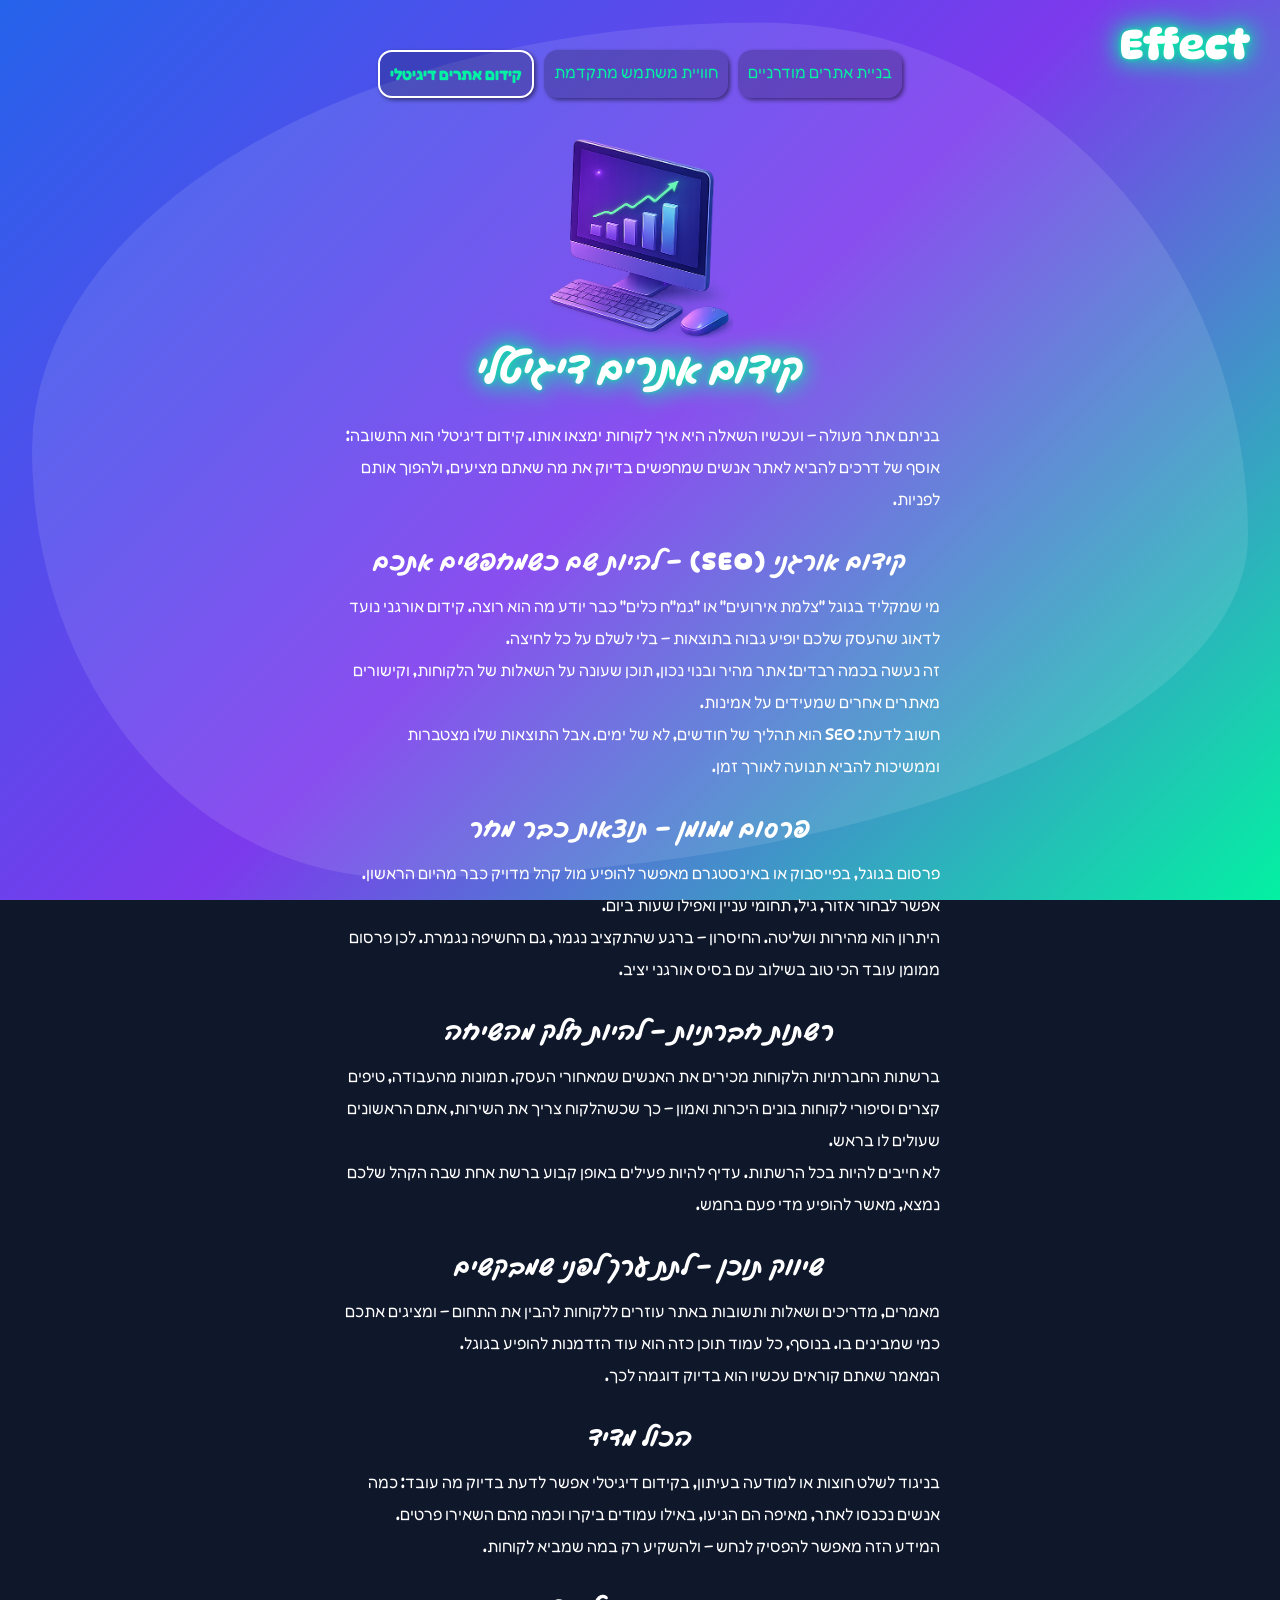
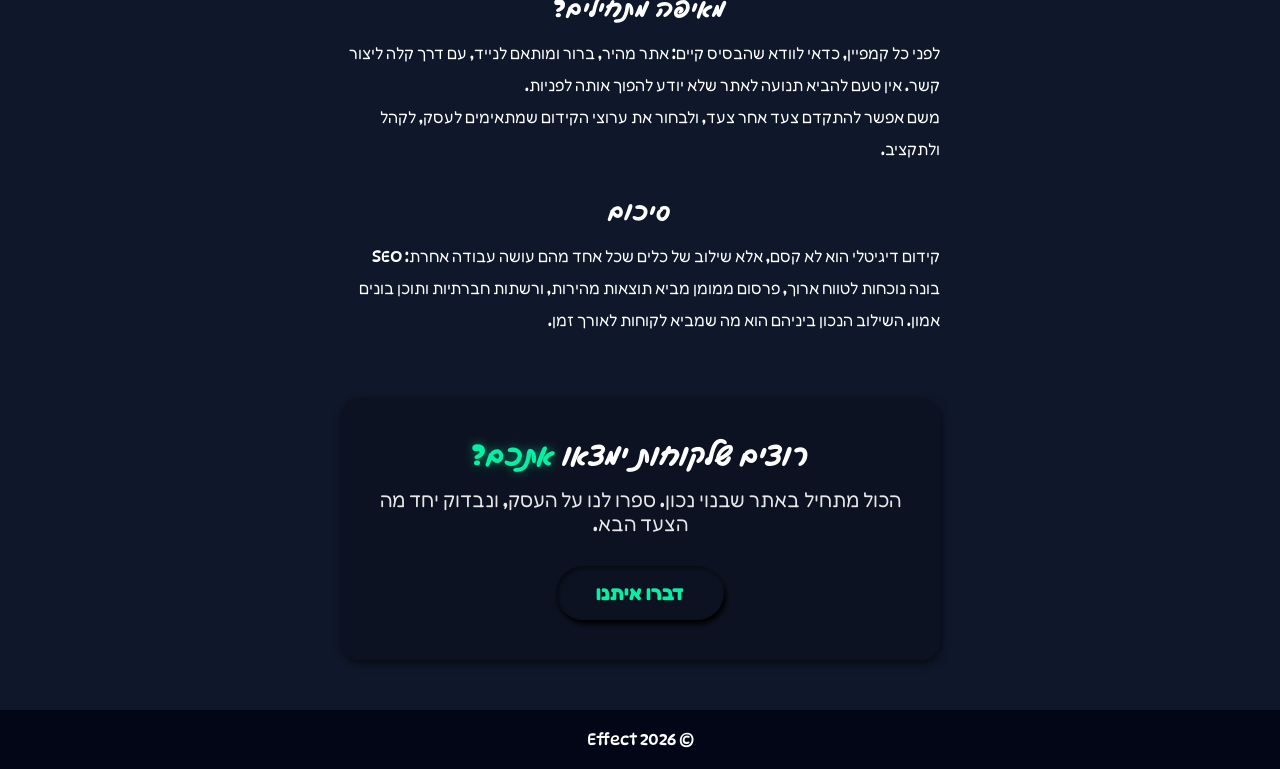
<file: blogs/blog-digital-marketing.html>
<!DOCTYPE html>
<html lang="he" dir="rtl">

<head>
    <meta charset="UTF-8">
    <meta http-equiv="X-UA-Compatible" content="IE=edge">
    <meta name="viewport" content="width=device-width, initial-scale=1.0">

    <title>קידום אתרים דיגיטלי לעסקים | SEO ושיווק דיגיטלי - Effect</title>

    <meta name="description"
        content="קידום אתרים דיגיטלי לעסקים - SEO, פרסום ממומן, רשתות חברתיות ושיווק תוכן להגדלת חשיפה ולקוחות.">

    <meta name="robots" content="index, follow">
    <meta name="author" content="בלימי שטינברג">

    <link rel="canonical" href="https://blimy-shteinberg.netlify.app/blogs/blog-digital-marketing.html">

    <meta property="og:title" content="קידום אתרים דיגיטלי לעסקים">
    <meta property="og:description" content="SEO, פרסום ממומן ושיווק דיגיטלי לעסקים">
    <meta property="og:type" content="article">

    <link href="https://fonts.googleapis.com/css2?family=DynaPuff:wght@400;500;700&display=swap" rel="stylesheet">
    <link href="https://fonts.googleapis.com/css2?family=Fredoka:wght@300;400;500;600;700&display=swap" rel="stylesheet">

    <link rel="stylesheet" href="../css/styles.css">
    <link rel="stylesheet" href="../css/blogs.css">

    <link rel="icon" href="/images/favicon.png" sizes="192x192" type="image/png">
    <link rel="apple-touch-icon" href="/images/favicon.png">

    <script type="application/ld+json">
    {
      "@context":"https://schema.org",
      "@type":"Article",
      "headline":"קידום אתרים דיגיטלי",
      "author":{
        "@type":"Person",
        "name":"בלימי שטינברג"
      },
      "publisher":{
        "@type":"Organization",
        "name":"Effect"
      }
    }
    </script>
</head>

<body>

    <div class="background"></div>

    <nav>
        <a href="../index.html" class="blog-effect-title hero-title scrolled">
            Effect
        </a>
    </nav>

    <div class="blog">
        <div class="blogs-nav">

            <a href="blog-modern-sites.html" class="blog-nav-btn">
                בניית אתרים מודרניים
            </a>

            <a href="blog-ux.html" class="blog-nav-btn">
                חוויית משתמש מתקדמת
            </a>
            
            <a href="blog-digital-marketing.html" class="blog-nav-btn active">
                קידום אתרים דיגיטלי
            </a>

        </div>

        <img src="../images/computer.png" alt="קידום אתרים דיגיטלי לעסקים" loading="lazy">

        <h1 class="blog-title">
            קידום אתרים דיגיטלי
        </h1>

        <p class="blog-text">
            בניתם אתר מעולה – ועכשיו השאלה היא איך לקוחות ימצאו אותו.
            קידום דיגיטלי הוא התשובה: אוסף של דרכים להביא לאתר אנשים
            שמחפשים בדיוק את מה שאתם מציעים, ולהפוך אותם לפניות.
        </p>

        <h2>קידום אורגני (SEO) – להיות שם כשמחפשים אתכם</h2>

        <p class="blog-text">
            מי שמקליד בגוגל "צלמת אירועים" או "גמ"ח כלים" כבר יודע מה הוא רוצה.
            קידום אורגני נועד לדאוג שהעסק שלכם יופיע גבוה בתוצאות –
            בלי לשלם על כל לחיצה.
        </p>

        <p class="blog-text">
            זה נעשה בכמה רבדים: אתר מהיר ובנוי נכון,
            תוכן שעונה על השאלות של הלקוחות,
            וקישורים מאתרים אחרים שמעידים על אמינות.
        </p>

        <p class="blog-text">
            חשוב לדעת: SEO הוא תהליך של חודשים, לא של ימים.
            אבל התוצאות שלו מצטברות וממשיכות להביא תנועה לאורך זמן.
        </p>

        <h2>פרסום ממומן – תוצאות כבר מחר</h2>

        <p class="blog-text">
            פרסום בגוגל, בפייסבוק או באינסטגרם מאפשר להופיע מול קהל מדויק כבר מהיום הראשון.
            אפשר לבחור אזור, גיל, תחומי עניין ואפילו שעות ביום.
        </p>

        <p class="blog-text">
            היתרון הוא מהירות ושליטה. החיסרון – ברגע שהתקציב נגמר, גם החשיפה נגמרת.
            לכן פרסום ממומן עובד הכי טוב בשילוב עם בסיס אורגני יציב.
        </p>

        <h2>רשתות חברתיות – להיות חלק מהשיחה</h2>

        <p class="blog-text">
            ברשתות החברתיות הלקוחות מכירים את האנשים שמאחורי העסק.
            תמונות מהעבודה, טיפים קצרים וסיפורי לקוחות בונים היכרות ואמון –
            כך שכשהלקוח צריך את השירות, אתם הראשונים שעולים לו בראש.
        </p>

        <p class="blog-text">
            לא חייבים להיות בכל הרשתות.
            עדיף להיות פעילים באופן קבוע ברשת אחת שבה הקהל שלכם נמצא,
            מאשר להופיע מדי פעם בחמש.
        </p>

        <h2>שיווק תוכן – לתת ערך לפני שמבקשים</h2>

        <p class="blog-text">
            מאמרים, מדריכים ושאלות ותשובות באתר עוזרים ללקוחות להבין את התחום –
            ומציגים אתכם כמי שמבינים בו.
            בנוסף, כל עמוד תוכן כזה הוא עוד הזדמנות להופיע בגוגל.
        </p>

        <p class="blog-text">
            המאמר שאתם קוראים עכשיו הוא בדיוק דוגמה לכך.
        </p>

        <h2>הכול מדיד</h2>

        <p class="blog-text">
            בניגוד לשלט חוצות או למודעה בעיתון, בקידום דיגיטלי אפשר לדעת בדיוק מה עובד:
            כמה אנשים נכנסו לאתר, מאיפה הם הגיעו, באילו עמודים ביקרו
            וכמה מהם השאירו פרטים.
        </p>

        <p class="blog-text">
            המידע הזה מאפשר להפסיק לנחש – ולהשקיע רק במה שמביא לקוחות.
        </p>

        <h2>מאיפה מתחילים?</h2>

        <p class="blog-text">
            לפני כל קמפיין, כדאי לוודא שהבסיס קיים:
            אתר מהיר, ברור ומותאם לנייד, עם דרך קלה ליצור קשר.
            אין טעם להביא תנועה לאתר שלא יודע להפוך אותה לפניות.
        </p>

        <p class="blog-text">
            משם אפשר להתקדם צעד אחר צעד,
            ולבחור את ערוצי הקידום שמתאימים לעסק, לקהל ולתקציב.
        </p>

        <h2>סיכום</h2>

        <p class="blog-text">
            קידום דיגיטלי הוא לא קסם, אלא שילוב של כלים שכל אחד מהם עושה עבודה אחרת:
            SEO בונה נוכחות לטווח ארוך, פרסום ממומן מביא תוצאות מהירות,
            ורשתות חברתיות ותוכן בונים אמון.
            השילוב הנכון ביניהם הוא מה שמביא לקוחות לאורך זמן.
        </p>

        <div class="blog-cta">
            <p class="blog-cta-title">רוצים שלקוחות ימצאו <span>אתכם?</span></p>
            <p class="blog-cta-text">הכול מתחיל באתר שבנוי נכון. ספרו לנו על העסק, ונבדוק יחד מה הצעד הבא.</p>
            <a href="../index.html#contact-form" class="btn blog-cta-btn">דברו איתנו</a>
        </div>

    </div>

    <footer>
        <a href="../index.html">
            © Effect 2026
        </a>
    </footer>

    <script src="../js/back-to-top.js"></script>

</body>

</html>
</file>
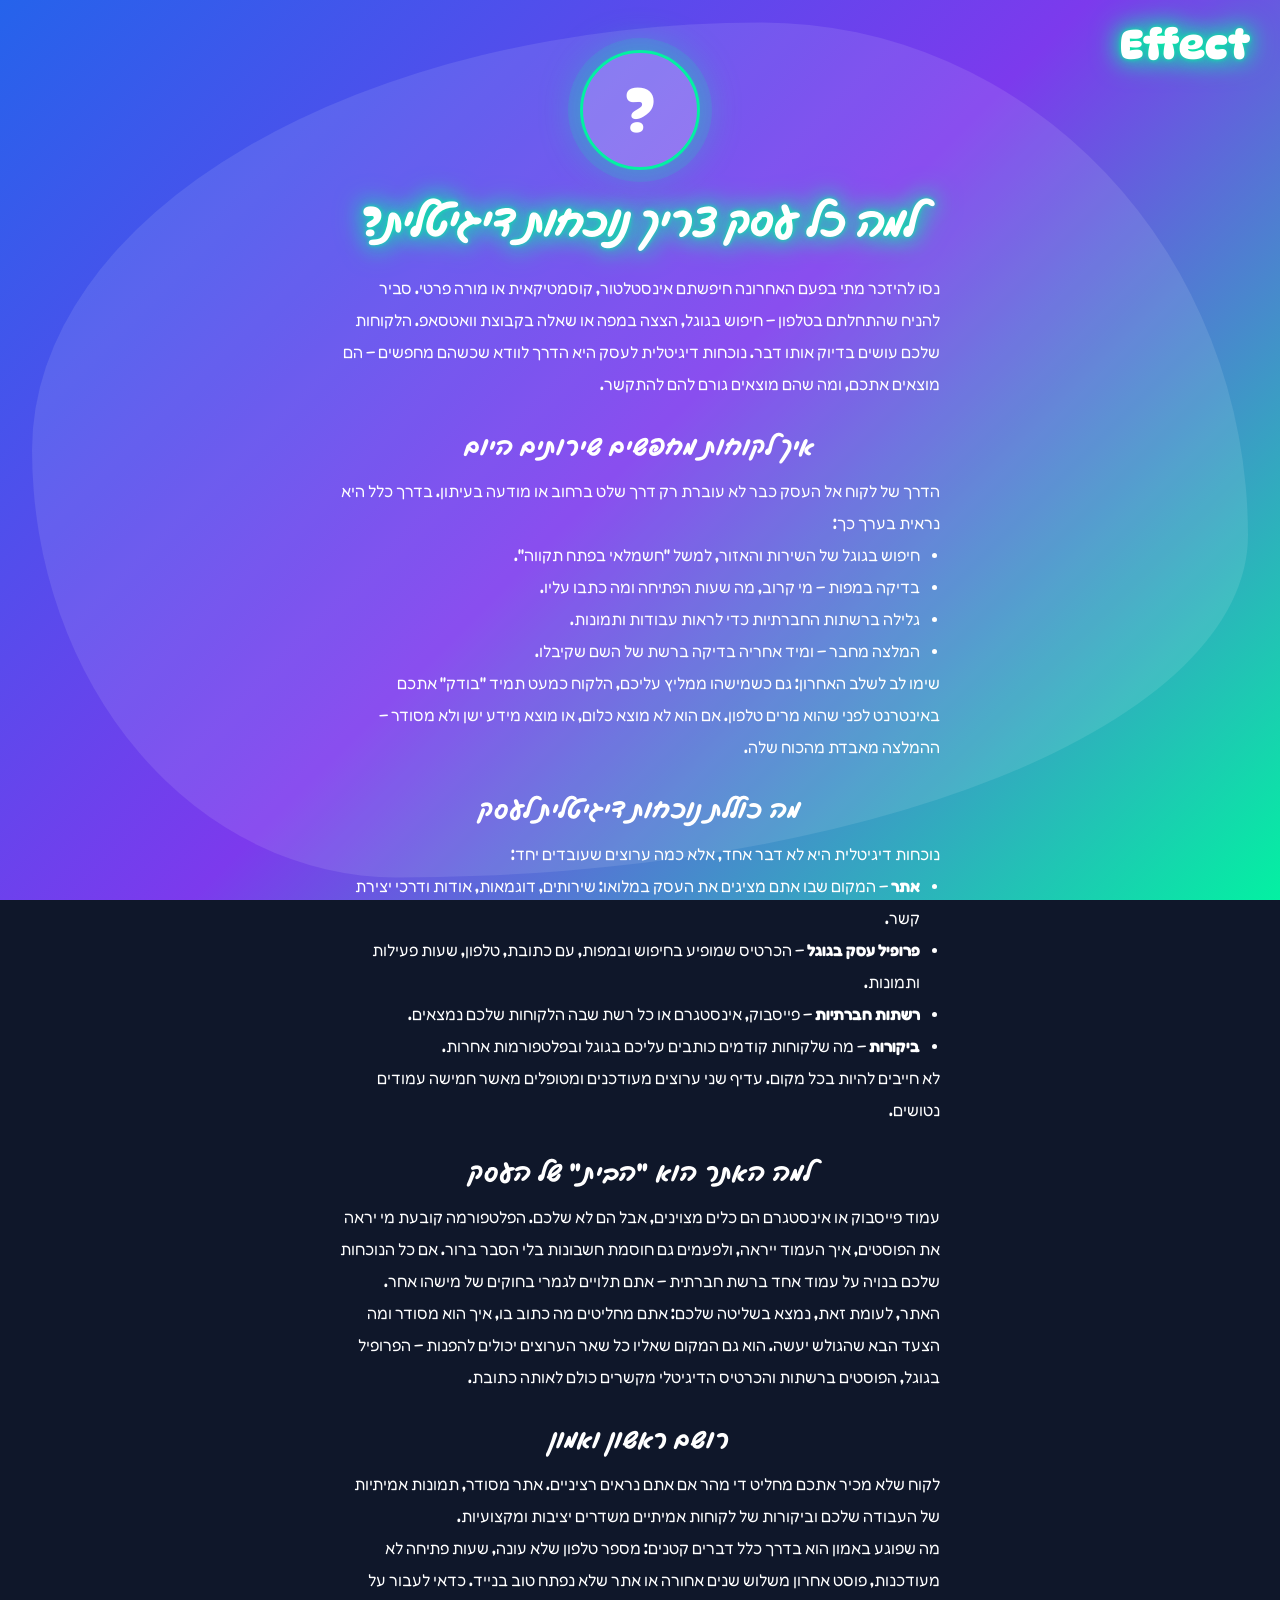
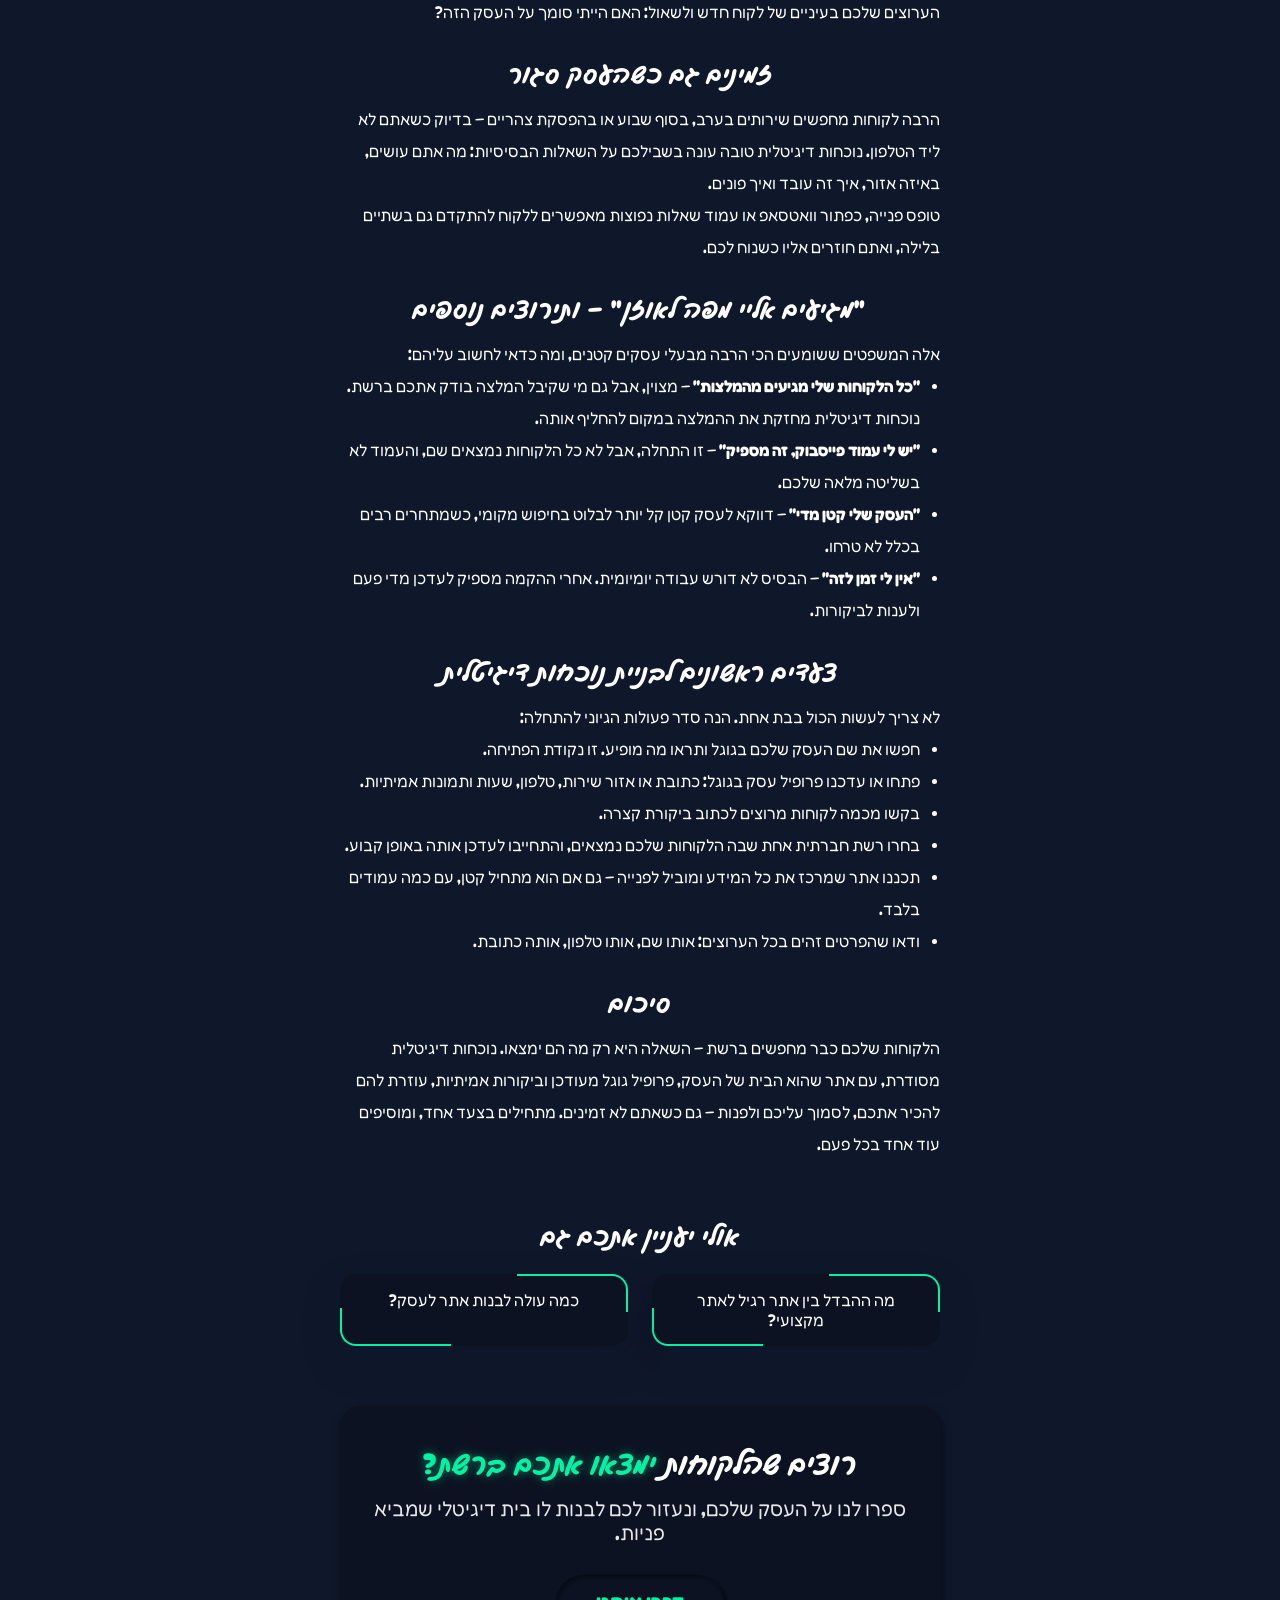
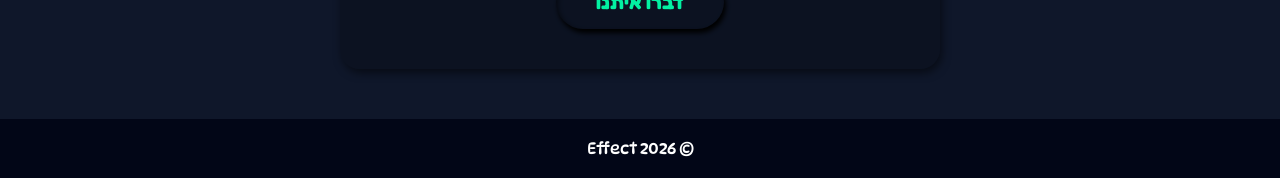
<file: blogs/blog-digital-presence.html>
<!DOCTYPE html>
<html lang="he" dir="rtl">

<head>
    <meta charset="UTF-8">
    <meta http-equiv="X-UA-Compatible" content="IE=edge">
    <meta name="viewport" content="width=device-width, initial-scale=1.0">

    <title>נוכחות דיגיטלית לעסק | למה כל עסק צריך אותה - Effect</title>

    <meta name="description"
        content="נוכחות דיגיטלית לעסק: איך לקוחות מחפשים שירותים היום, מה היא כוללת, למה האתר הוא הבסיס שלכם ואיך מתחילים בצעדים פשוטים.">

    <meta name="robots" content="index, follow">
    <meta name="author" content="בלימי שטינברג">

    <link rel="canonical" href="https://blimy-shteinberg.netlify.app/blogs/blog-digital-presence.html">

    <meta property="og:title" content="למה כל עסק צריך נוכחות דיגיטלית?">

    <meta property="og:description" content="מה כוללת נוכחות דיגיטלית לעסק, למה אתר הוא הבית שלכם ברשת ומה הצעדים הראשונים.">

    <meta property="og:type" content="article">

    <link href="https://fonts.googleapis.com/css2?family=DynaPuff:wght@400;500;700&display=swap" rel="stylesheet">
    <link href="https://fonts.googleapis.com/css2?family=Fredoka:wght@300;400;500;600;700&display=swap" rel="stylesheet">

    <link rel="stylesheet" href="../css/styles.css">
    <link rel="stylesheet" href="../css/blogs.css">

    <link rel="icon" href="/images/favicon.png" sizes="192x192" type="image/png">
    <link rel="apple-touch-icon" href="/images/favicon.png">

    <script type="application/ld+json">
    {
      "@context":"https://schema.org",
      "@type":"Article",
      "headline":"למה כל עסק צריך נוכחות דיגיטלית?",
      "author":{
        "@type":"Person",
        "name":"בלימי שטינברג"
      },
      "publisher":{
        "@type":"Organization",
        "name":"Effect"
      }
    }
    </script>

</head>

<body>

    <div class="background"></div>

    <nav>
        <a href="../index.html" class="blog-effect-title hero-title scrolled">
            Effect
        </a>
    </nav>

    <div class="blog">
        <div class="blog-faq-icon" aria-hidden="true">?</div>

        <h1 class="blog-title">
            למה כל עסק צריך נוכחות דיגיטלית?
        </h1>

        <p class="blog-text">
            נסו להיזכר מתי בפעם האחרונה חיפשתם אינסטלטור, קוסמטיקאית או מורה פרטי.
            סביר להניח שהתחלתם בטלפון – חיפוש בגוגל, הצצה במפה או שאלה בקבוצת וואטסאפ.
            הלקוחות שלכם עושים בדיוק אותו דבר.
            נוכחות דיגיטלית לעסק היא הדרך לוודא שכשהם מחפשים – הם מוצאים אתכם,
            ומה שהם מוצאים גורם להם להתקשר.
        </p>

        <h2>איך לקוחות מחפשים שירותים היום</h2>

        <p class="blog-text">
            הדרך של לקוח אל העסק כבר לא עוברת רק דרך שלט ברחוב או מודעה בעיתון.
            בדרך כלל היא נראית בערך כך:
        </p>

        <ul class="blog-list">
            <li>חיפוש בגוגל של השירות והאזור, למשל "חשמלאי בפתח תקווה".</li>
            <li>בדיקה במפות – מי קרוב, מה שעות הפתיחה ומה כתבו עליו.</li>
            <li>גלילה ברשתות החברתיות כדי לראות עבודות ותמונות.</li>
            <li>המלצה מחבר – ומיד אחריה בדיקה ברשת של השם שקיבלו.</li>
        </ul>

        <p class="blog-text">
            שימו לב לשלב האחרון: גם כשמישהו ממליץ עליכם, הלקוח כמעט תמיד "בודק" אתכם באינטרנט לפני שהוא מרים טלפון.
            אם הוא לא מוצא כלום, או מוצא מידע ישן ולא מסודר – ההמלצה מאבדת מהכוח שלה.
        </p>

        <h2>מה כוללת נוכחות דיגיטלית לעסק</h2>

        <p class="blog-text">
            נוכחות דיגיטלית היא לא דבר אחד, אלא כמה ערוצים שעובדים יחד:
        </p>

        <ul class="blog-list">
            <li><strong>אתר</strong> – המקום שבו אתם מציגים את העסק במלואו: שירותים, דוגמאות, אודות ודרכי יצירת קשר.</li>
            <li><strong>פרופיל עסק בגוגל</strong> – הכרטיס שמופיע בחיפוש ובמפות, עם כתובת, טלפון, שעות פעילות ותמונות.</li>
            <li><strong>רשתות חברתיות</strong> – פייסבוק, אינסטגרם או כל רשת שבה הלקוחות שלכם נמצאים.</li>
            <li><strong>ביקורות</strong> – מה שלקוחות קודמים כותבים עליכם בגוגל ובפלטפורמות אחרות.</li>
        </ul>

        <p class="blog-text">
            לא חייבים להיות בכל מקום. עדיף שני ערוצים מעודכנים ומטופלים מאשר חמישה עמודים נטושים.
        </p>

        <h2>למה האתר הוא "הבית" של העסק</h2>

        <p class="blog-text">
            עמוד פייסבוק או אינסטגרם הם כלים מצוינים, אבל הם לא שלכם.
            הפלטפורמה קובעת מי יראה את הפוסטים, איך העמוד ייראה, ולפעמים גם חוסמת חשבונות בלי הסבר ברור.
            אם כל הנוכחות שלכם בנויה על עמוד אחד ברשת חברתית – אתם תלויים לגמרי בחוקים של מישהו אחר.
        </p>

        <p class="blog-text">
            האתר, לעומת זאת, נמצא בשליטה שלכם: אתם מחליטים מה כתוב בו, איך הוא מסודר ומה הצעד הבא שהגולש יעשה.
            הוא גם המקום שאליו כל שאר הערוצים יכולים להפנות –
            הפרופיל בגוגל, הפוסטים ברשתות והכרטיס הדיגיטלי מקשרים כולם לאותה כתובת.
        </p>

        <h2>רושם ראשון ואמון</h2>

        <p class="blog-text">
            לקוח שלא מכיר אתכם מחליט די מהר אם אתם נראים רציניים.
            אתר מסודר, תמונות אמיתיות של העבודה שלכם וביקורות של לקוחות אמיתיים משדרים יציבות ומקצועיות.
        </p>

        <p class="blog-text">
            מה שפוגע באמון הוא בדרך כלל דברים קטנים: מספר טלפון שלא עונה, שעות פתיחה לא מעודכנות,
            פוסט אחרון משלוש שנים אחורה או אתר שלא נפתח טוב בנייד.
            כדאי לעבור על הערוצים שלכם בעיניים של לקוח חדש ולשאול: האם הייתי סומך על העסק הזה?
        </p>

        <h2>זמינים גם כשהעסק סגור</h2>

        <p class="blog-text">
            הרבה לקוחות מחפשים שירותים בערב, בסוף שבוע או בהפסקת צהריים –
            בדיוק כשאתם לא ליד הטלפון.
            נוכחות דיגיטלית טובה עונה בשבילכם על השאלות הבסיסיות: מה אתם עושים, באיזה אזור, איך זה עובד ואיך פונים.
        </p>

        <p class="blog-text">
            טופס פנייה, כפתור וואטסאפ או עמוד שאלות נפוצות מאפשרים ללקוח להתקדם גם בשתיים בלילה,
            ואתם חוזרים אליו כשנוח לכם.
        </p>

        <h2>"מגיעים אליי מפה לאוזן" – ותירוצים נוספים</h2>

        <p class="blog-text">
            אלה המשפטים ששומעים הכי הרבה מבעלי עסקים קטנים, ומה כדאי לחשוב עליהם:
        </p>

        <ul class="blog-list">
            <li><strong>"כל הלקוחות שלי מגיעים מהמלצות"</strong> – מצוין, אבל גם מי שקיבל המלצה בודק אתכם ברשת. נוכחות דיגיטלית מחזקת את ההמלצה במקום להחליף אותה.</li>
            <li><strong>"יש לי עמוד פייסבוק, זה מספיק"</strong> – זו התחלה, אבל לא כל הלקוחות נמצאים שם, והעמוד לא בשליטה מלאה שלכם.</li>
            <li><strong>"העסק שלי קטן מדי"</strong> – דווקא לעסק קטן קל יותר לבלוט בחיפוש מקומי, כשמתחרים רבים בכלל לא טרחו.</li>
            <li><strong>"אין לי זמן לזה"</strong> – הבסיס לא דורש עבודה יומיומית. אחרי ההקמה מספיק לעדכן מדי פעם ולענות לביקורות.</li>
        </ul>

        <h2>צעדים ראשונים לבניית נוכחות דיגיטלית</h2>

        <p class="blog-text">
            לא צריך לעשות הכול בבת אחת. הנה סדר פעולות הגיוני להתחלה:
        </p>

        <ul class="blog-list">
            <li>חפשו את שם העסק שלכם בגוגל ותראו מה מופיע. זו נקודת הפתיחה.</li>
            <li>פתחו או עדכנו פרופיל עסק בגוגל: כתובת או אזור שירות, טלפון, שעות ותמונות אמיתיות.</li>
            <li>בקשו מכמה לקוחות מרוצים לכתוב ביקורת קצרה.</li>
            <li>בחרו רשת חברתית אחת שבה הלקוחות שלכם נמצאים, והתחייבו לעדכן אותה באופן קבוע.</li>
            <li>תכננו אתר שמרכז את כל המידע ומוביל לפנייה – גם אם הוא מתחיל קטן, עם כמה עמודים בלבד.</li>
            <li>ודאו שהפרטים זהים בכל הערוצים: אותו שם, אותו טלפון, אותה כתובת.</li>
        </ul>

        <h2>סיכום</h2>

        <p class="blog-text">
            הלקוחות שלכם כבר מחפשים ברשת – השאלה היא רק מה הם ימצאו.
            נוכחות דיגיטלית מסודרת, עם אתר שהוא הבית של העסק, פרופיל גוגל מעודכן וביקורות אמיתיות,
            עוזרת להם להכיר אתכם, לסמוך עליכם ולפנות – גם כשאתם לא זמינים.
            מתחילים בצעד אחד, ומוסיפים עוד אחד בכל פעם.
        </p>

        <div class="blog-related">
            <p class="blog-related-title">אולי יעניין אתכם גם</p>
            <div class="blog-related-links">
                <a href="blog-professional-website.html" class="blog-related-link">
                    <span class="blog-related-name">מה ההבדל בין אתר רגיל לאתר מקצועי?</span>
                </a>
                <a href="blog-website-price.html" class="blog-related-link">
                    <span class="blog-related-name">כמה עולה לבנות אתר לעסק?</span>
                </a>
            </div>
        </div>

        <div class="blog-cta">
            <p class="blog-cta-title">רוצים שהלקוחות <span>ימצאו אתכם ברשת?</span></p>
            <p class="blog-cta-text">ספרו לנו על העסק שלכם, ונעזור לכם לבנות לו בית דיגיטלי שמביא פניות.</p>
            <a href="../index.html#contact-form" class="btn blog-cta-btn">דברו איתנו</a>
        </div>

    </div>

    <footer>
        <a href="../index.html">
            © Effect 2026
        </a>
    </footer>

    <script src="../js/back-to-top.js"></script>

</body>

</html>
</file>
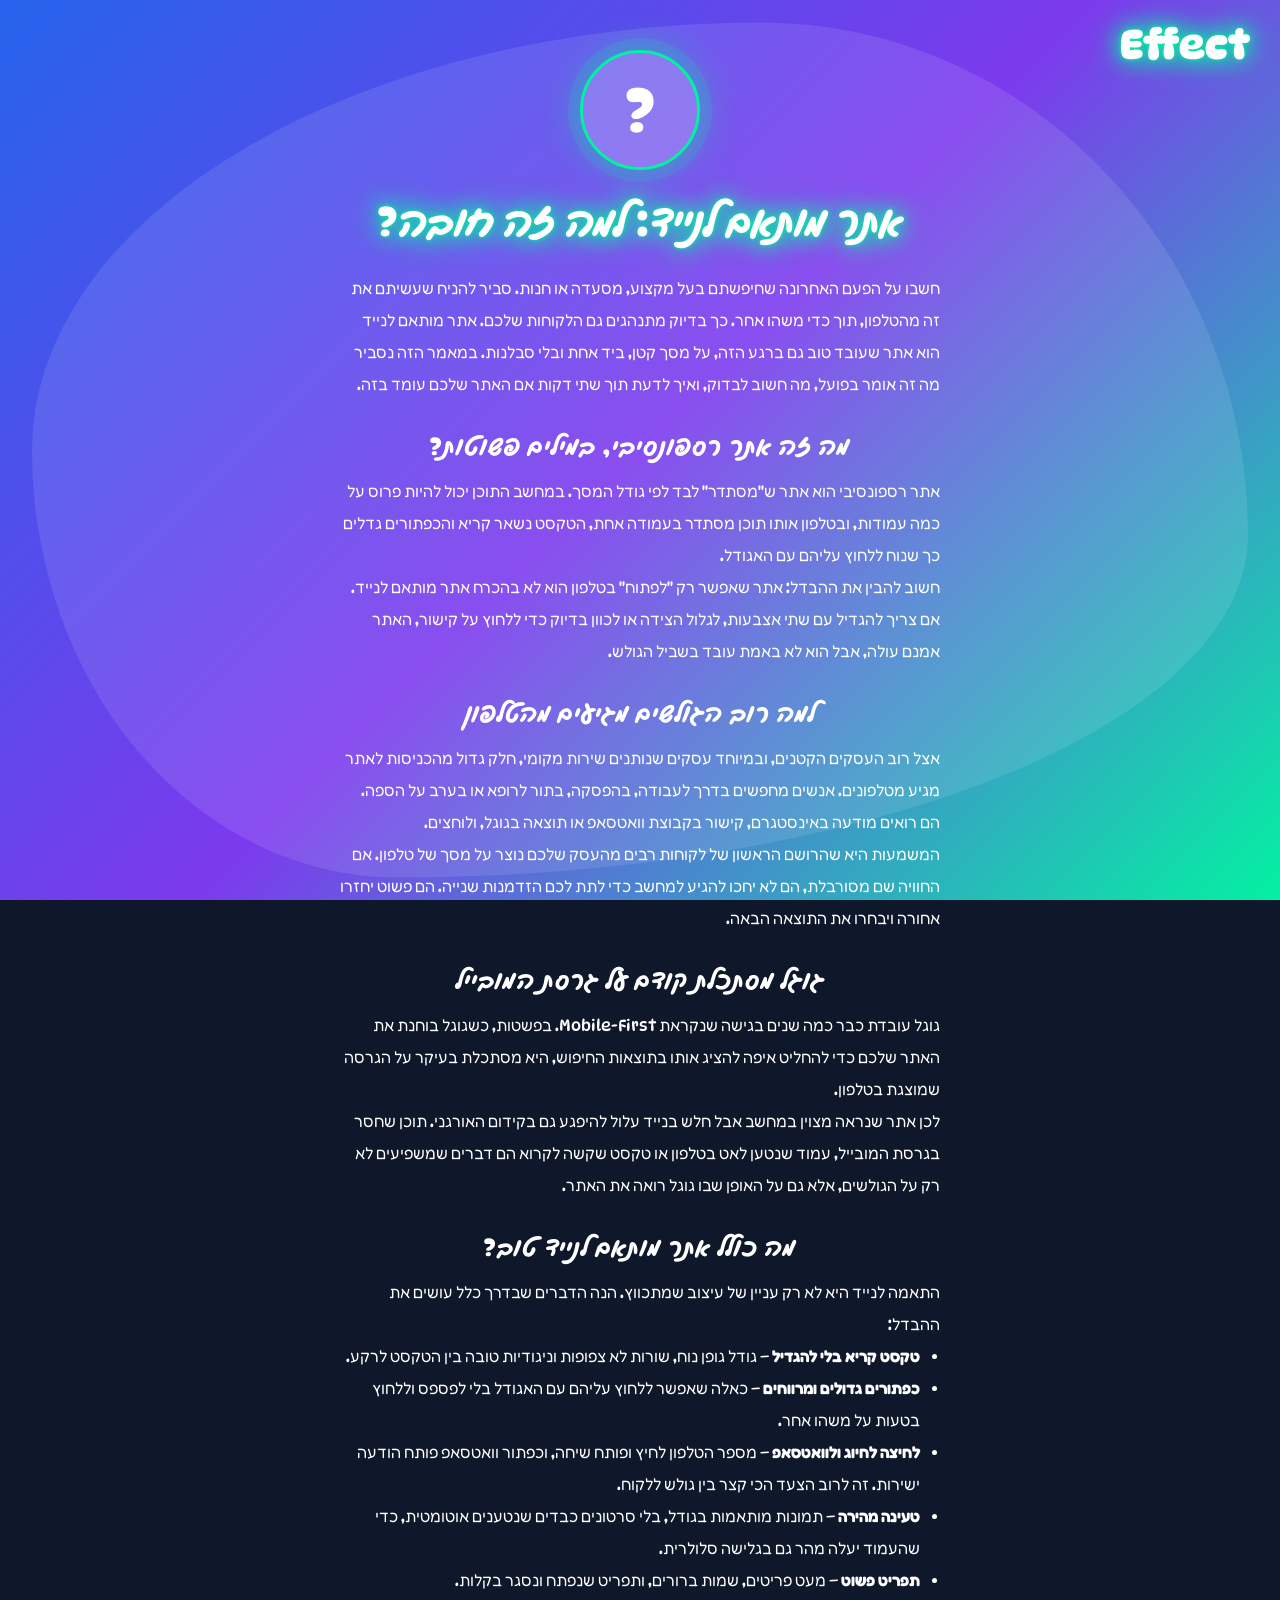
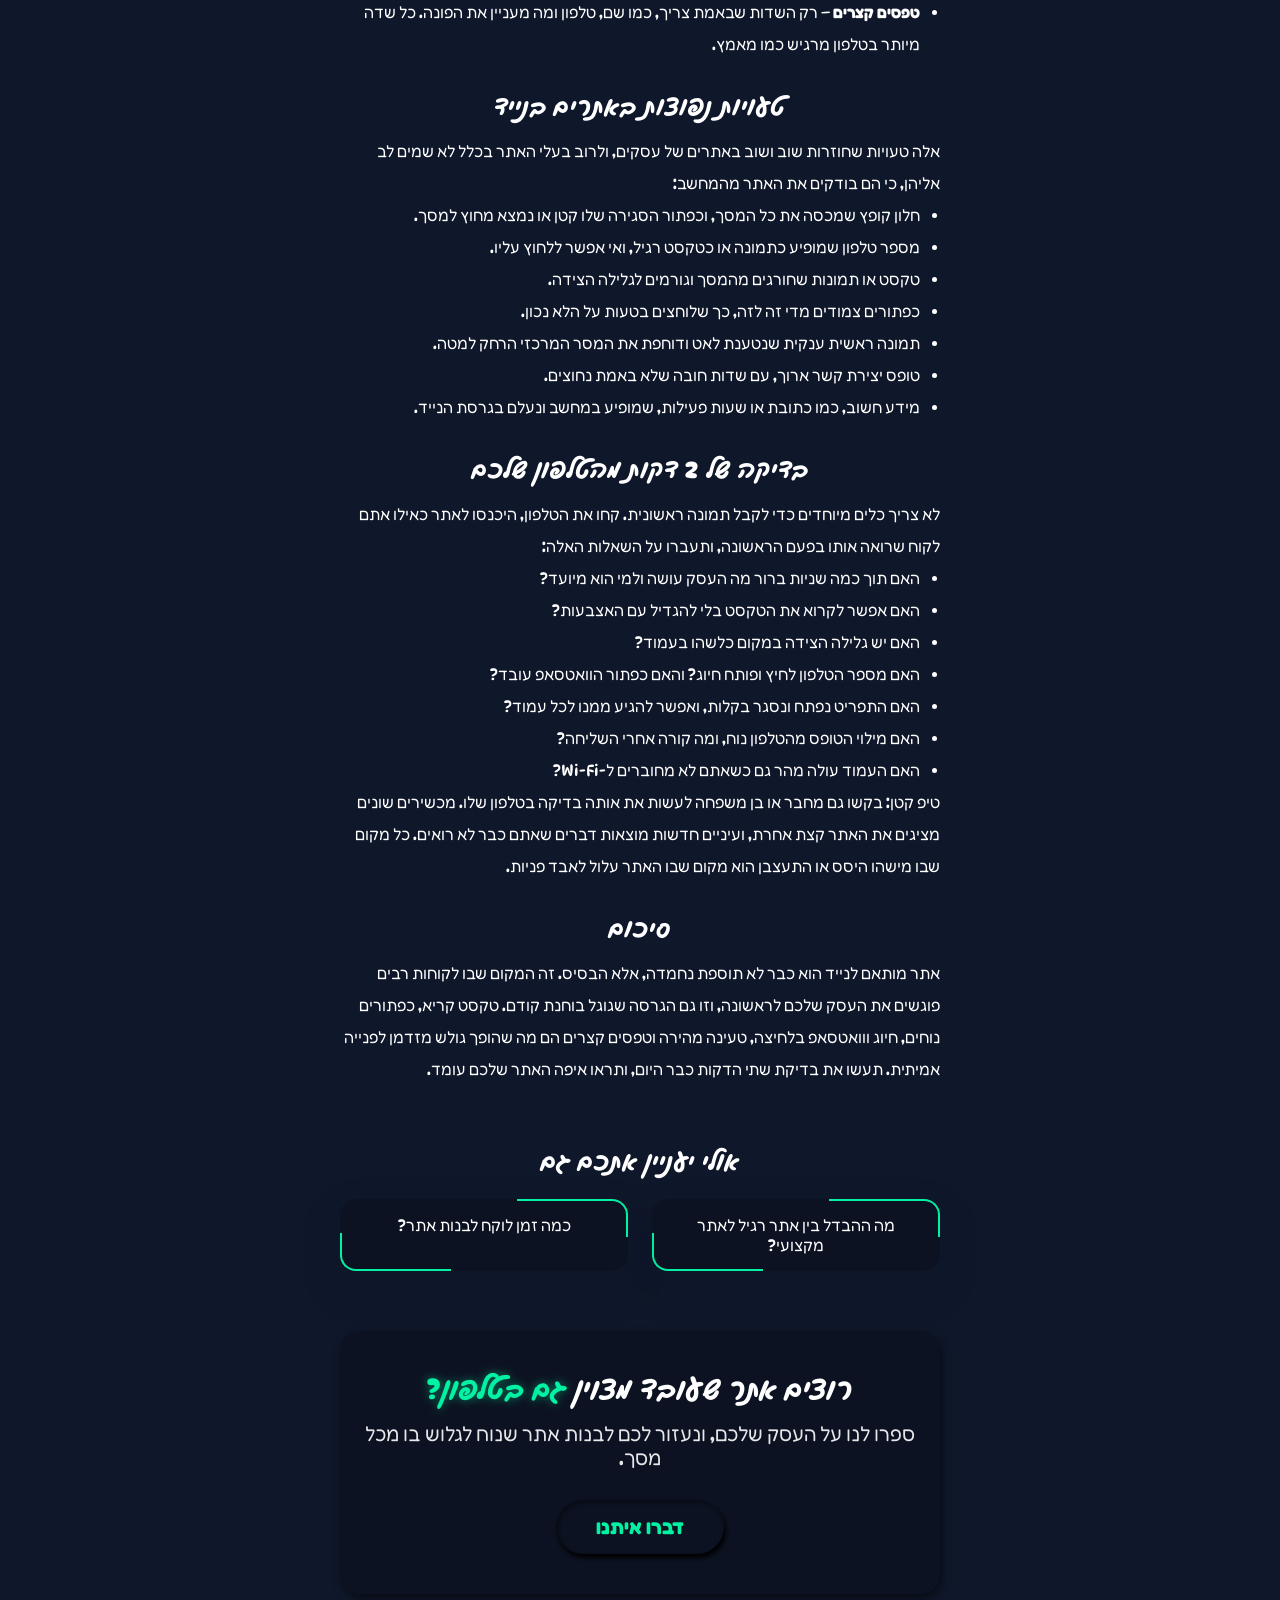
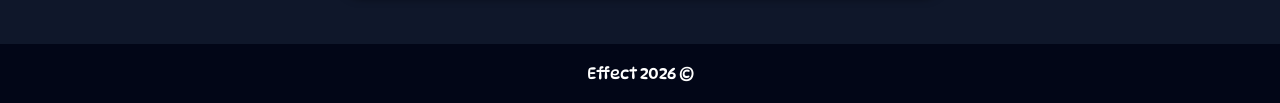
<file: blogs/blog-mobile-website.html>
<!DOCTYPE html>
<html lang="he" dir="rtl">

<head>
    <meta charset="UTF-8">
    <meta http-equiv="X-UA-Compatible" content="IE=edge">
    <meta name="viewport" content="width=device-width, initial-scale=1.0">

    <title>אתר מותאם לנייד: למה זה חובה? | אתר רספונסיבי לעסק - Effect</title>

    <meta name="description"
        content="אתר מותאם לנייד הוא כבר לא בונוס. מה זה אתר רספונסיבי, מה חשוב בחוויית מובייל, טעויות נפוצות ואיך לבדוק את האתר שלכם בטלפון תוך 2 דקות.">

    <meta name="robots" content="index, follow">
    <meta name="author" content="בלימי שטינברג">

    <link rel="canonical" href="https://blimy-shteinberg.netlify.app/blogs/blog-mobile-website.html">

    <meta property="og:title" content="אתר מותאם לנייד: למה זה חובה?">

    <meta property="og:description" content="מה זה אתר רספונסיבי, מה הופך חוויית מובייל לטובה, ואיך לבדוק את האתר שלכם מהטלפון תוך 2 דקות.">

    <meta property="og:type" content="article">

    <link href="https://fonts.googleapis.com/css2?family=DynaPuff:wght@400;500;700&display=swap" rel="stylesheet">
    <link href="https://fonts.googleapis.com/css2?family=Fredoka:wght@300;400;500;600;700&display=swap" rel="stylesheet">

    <link rel="stylesheet" href="../css/styles.css">
    <link rel="stylesheet" href="../css/blogs.css">

    <link rel="icon" href="/images/favicon.png" sizes="192x192" type="image/png">
    <link rel="apple-touch-icon" href="/images/favicon.png">

    <script type="application/ld+json">
    {
      "@context":"https://schema.org",
      "@type":"Article",
      "headline":"אתר מותאם לנייד: למה זה חובה?",
      "author":{
        "@type":"Person",
        "name":"בלימי שטינברג"
      },
      "publisher":{
        "@type":"Organization",
        "name":"Effect"
      }
    }
    </script>

</head>

<body>

    <div class="background"></div>

    <nav>
        <a href="../index.html" class="blog-effect-title hero-title scrolled">
            Effect
        </a>
    </nav>

    <div class="blog">
        <div class="blog-faq-icon" aria-hidden="true">?</div>

        <h1 class="blog-title">
            אתר מותאם לנייד: למה זה חובה?
        </h1>

        <p class="blog-text">
            חשבו על הפעם האחרונה שחיפשתם בעל מקצוע, מסעדה או חנות.
            סביר להניח שעשיתם את זה מהטלפון, תוך כדי משהו אחר.
            כך בדיוק מתנהגים גם הלקוחות שלכם.
            אתר מותאם לנייד הוא אתר שעובד טוב גם ברגע הזה,
            על מסך קטן, ביד אחת ובלי סבלנות.
            במאמר הזה נסביר מה זה אומר בפועל, מה חשוב לבדוק,
            ואיך לדעת תוך שתי דקות אם האתר שלכם עומד בזה.
        </p>

        <h2>מה זה אתר רספונסיבי, במילים פשוטות?</h2>

        <p class="blog-text">
            אתר רספונסיבי הוא אתר ש"מסתדר" לבד לפי גודל המסך.
            במחשב התוכן יכול להיות פרוס על כמה עמודות,
            ובטלפון אותו תוכן מסתדר בעמודה אחת, הטקסט נשאר קריא
            והכפתורים גדלים כך שנוח ללחוץ עליהם עם האגודל.
        </p>

        <p class="blog-text">
            חשוב להבין את ההבדל: אתר שאפשר רק "לפתוח" בטלפון הוא לא בהכרח אתר מותאם לנייד.
            אם צריך להגדיל עם שתי אצבעות, לגלול הצידה או לכוון בדיוק כדי ללחוץ על קישור,
            האתר אמנם עולה, אבל הוא לא באמת עובד בשביל הגולש.
        </p>

        <h2>למה רוב הגולשים מגיעים מהטלפון</h2>

        <p class="blog-text">
            אצל רוב העסקים הקטנים, ובמיוחד עסקים שנותנים שירות מקומי,
            חלק גדול מהכניסות לאתר מגיע מטלפונים.
            אנשים מחפשים בדרך לעבודה, בהפסקה, בתור לרופא או בערב על הספה.
            הם רואים מודעה באינסטגרם, קישור בקבוצת וואטסאפ או תוצאה בגוגל, ולוחצים.
        </p>

        <p class="blog-text">
            המשמעות היא שהרושם הראשון של לקוחות רבים מהעסק שלכם
            נוצר על מסך של טלפון. אם החוויה שם מסורבלת,
            הם לא יחכו להגיע למחשב כדי לתת לכם הזדמנות שנייה.
            הם פשוט יחזרו אחורה ויבחרו את התוצאה הבאה.
        </p>

        <h2>גוגל מסתכלת קודם על גרסת המובייל</h2>

        <p class="blog-text">
            גוגל עובדת כבר כמה שנים בגישה שנקראת Mobile-First.
            בפשטות, כשגוגל בוחנת את האתר שלכם כדי להחליט איפה להציג אותו בתוצאות החיפוש,
            היא מסתכלת בעיקר על הגרסה שמוצגת בטלפון.
        </p>

        <p class="blog-text">
            לכן אתר שנראה מצוין במחשב אבל חלש בנייד עלול להיפגע גם בקידום האורגני.
            תוכן שחסר בגרסת המובייל, עמוד שנטען לאט בטלפון או טקסט שקשה לקרוא
            הם דברים שמשפיעים לא רק על הגולשים, אלא גם על האופן שבו גוגל רואה את האתר.
        </p>

        <h2>מה כולל אתר מותאם לנייד טוב?</h2>

        <p class="blog-text">
            התאמה לנייד היא לא רק עניין של עיצוב שמתכווץ.
            הנה הדברים שבדרך כלל עושים את ההבדל:
        </p>

        <ul class="blog-list">
            <li><strong>טקסט קריא בלי להגדיל</strong> – גודל גופן נוח, שורות לא צפופות וניגודיות טובה בין הטקסט לרקע.</li>
            <li><strong>כפתורים גדולים ומרווחים</strong> – כאלה שאפשר ללחוץ עליהם עם האגודל בלי לפספס וללחוץ בטעות על משהו אחר.</li>
            <li><strong>לחיצה לחיוג ולוואטסאפ</strong> – מספר הטלפון לחיץ ופותח שיחה, וכפתור וואטסאפ פותח הודעה ישירות. זה לרוב הצעד הכי קצר בין גולש ללקוח.</li>
            <li><strong>טעינה מהירה</strong> – תמונות מותאמות בגודל, בלי סרטונים כבדים שנטענים אוטומטית, כדי שהעמוד יעלה מהר גם בגלישה סלולרית.</li>
            <li><strong>תפריט פשוט</strong> – מעט פריטים, שמות ברורים, ותפריט שנפתח ונסגר בקלות.</li>
            <li><strong>טפסים קצרים</strong> – רק השדות שבאמת צריך, כמו שם, טלפון ומה מעניין את הפונה. כל שדה מיותר בטלפון מרגיש כמו מאמץ.</li>
        </ul>

        <h2>טעויות נפוצות באתרים בנייד</h2>

        <p class="blog-text">
            אלה טעויות שחוזרות שוב ושוב באתרים של עסקים, ולרוב בעלי האתר בכלל לא שמים לב אליהן,
            כי הם בודקים את האתר מהמחשב:
        </p>

        <ul class="blog-list">
            <li>חלון קופץ שמכסה את כל המסך, וכפתור הסגירה שלו קטן או נמצא מחוץ למסך.</li>
            <li>מספר טלפון שמופיע כתמונה או כטקסט רגיל, ואי אפשר ללחוץ עליו.</li>
            <li>טקסט או תמונות שחורגים מהמסך וגורמים לגלילה הצידה.</li>
            <li>כפתורים צמודים מדי זה לזה, כך שלוחצים בטעות על הלא נכון.</li>
            <li>תמונה ראשית ענקית שנטענת לאט ודוחפת את המסר המרכזי הרחק למטה.</li>
            <li>טופס יצירת קשר ארוך, עם שדות חובה שלא באמת נחוצים.</li>
            <li>מידע חשוב, כמו כתובת או שעות פעילות, שמופיע במחשב ונעלם בגרסת הנייד.</li>
        </ul>

        <h2>בדיקה של 2 דקות מהטלפון שלכם</h2>

        <p class="blog-text">
            לא צריך כלים מיוחדים כדי לקבל תמונה ראשונית.
            קחו את הטלפון, היכנסו לאתר כאילו אתם לקוח שרואה אותו בפעם הראשונה,
            ותעברו על השאלות האלה:
        </p>

        <ul class="blog-list">
            <li>האם תוך כמה שניות ברור מה העסק עושה ולמי הוא מיועד?</li>
            <li>האם אפשר לקרוא את הטקסט בלי להגדיל עם האצבעות?</li>
            <li>האם יש גלילה הצידה במקום כלשהו בעמוד?</li>
            <li>האם מספר הטלפון לחיץ ופותח חיוג? והאם כפתור הוואטסאפ עובד?</li>
            <li>האם התפריט נפתח ונסגר בקלות, ואפשר להגיע ממנו לכל עמוד?</li>
            <li>האם מילוי הטופס מהטלפון נוח, ומה קורה אחרי השליחה?</li>
            <li>האם העמוד עולה מהר גם כשאתם לא מחוברים ל-Wi-Fi?</li>
        </ul>

        <p class="blog-text">
            טיפ קטן: בקשו גם מחבר או בן משפחה לעשות את אותה בדיקה בטלפון שלו.
            מכשירים שונים מציגים את האתר קצת אחרת, ועיניים חדשות מוצאות דברים שאתם כבר לא רואים.
            כל מקום שבו מישהו היסס או התעצבן הוא מקום שבו האתר עלול לאבד פניות.
        </p>

        <h2>סיכום</h2>

        <p class="blog-text">
            אתר מותאם לנייד הוא כבר לא תוספת נחמדה, אלא הבסיס.
            זה המקום שבו לקוחות רבים פוגשים את העסק שלכם לראשונה,
            וזו גם הגרסה שגוגל בוחנת קודם.
            טקסט קריא, כפתורים נוחים, חיוג ווואטסאפ בלחיצה, טעינה מהירה וטפסים קצרים
            הם מה שהופך גולש מזדמן לפנייה אמיתית.
            תעשו את בדיקת שתי הדקות כבר היום, ותראו איפה האתר שלכם עומד.
        </p>

        <div class="blog-related">
            <p class="blog-related-title">אולי יעניין אתכם גם</p>
            <div class="blog-related-links">
                <a href="blog-professional-website.html" class="blog-related-link">
                    <span class="blog-related-name">מה ההבדל בין אתר רגיל לאתר מקצועי?</span>
                </a>
                <a href="blog-website-time.html" class="blog-related-link">
                    <span class="blog-related-name">כמה זמן לוקח לבנות אתר?</span>
                </a>
            </div>
        </div>

        <div class="blog-cta">
            <p class="blog-cta-title">רוצים אתר שעובד מצוין <span>גם בטלפון?</span></p>
            <p class="blog-cta-text">ספרו לנו על העסק שלכם, ונעזור לכם לבנות אתר שנוח לגלוש בו מכל מסך.</p>
            <a href="../index.html#contact-form" class="btn blog-cta-btn">דברו איתנו</a>
        </div>

    </div>

    <footer>
        <a href="../index.html">
            © Effect 2026
        </a>
    </footer>

    <script src="../js/back-to-top.js"></script>

</body>

</html>
</file>
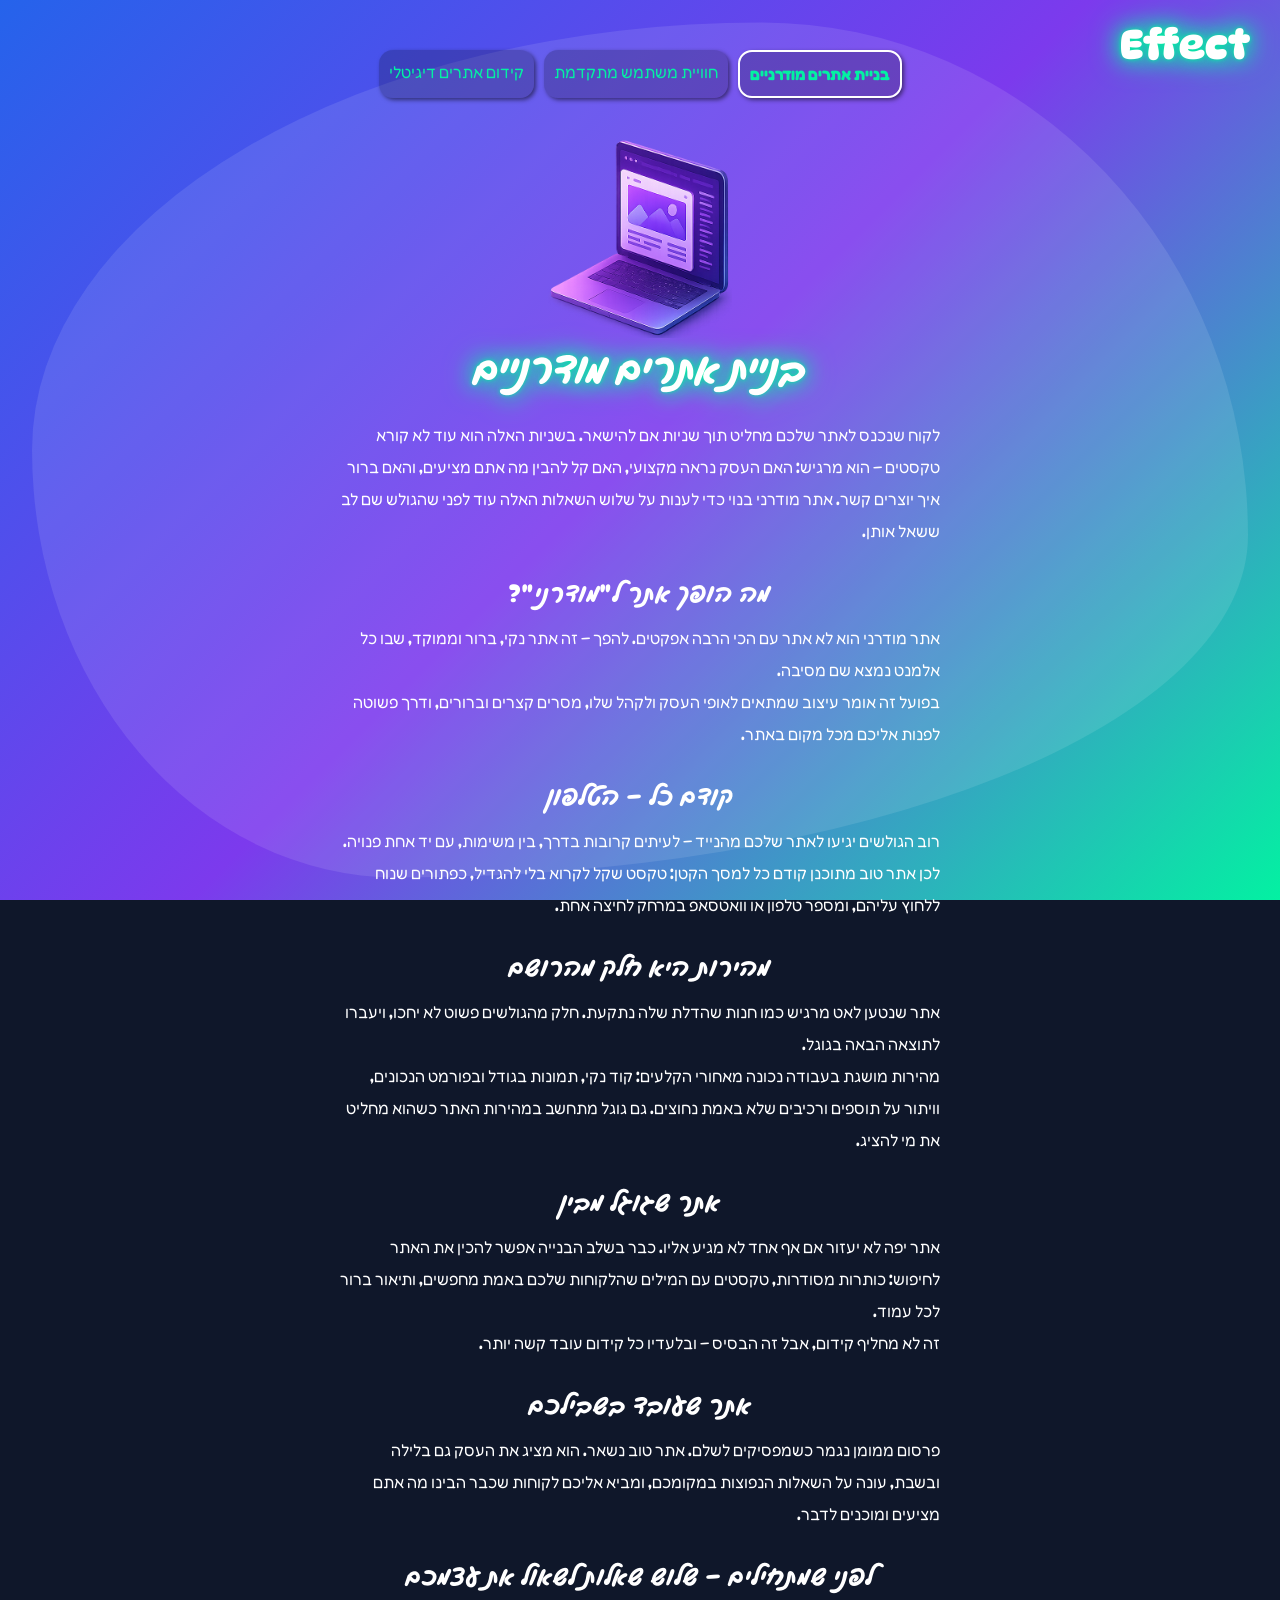
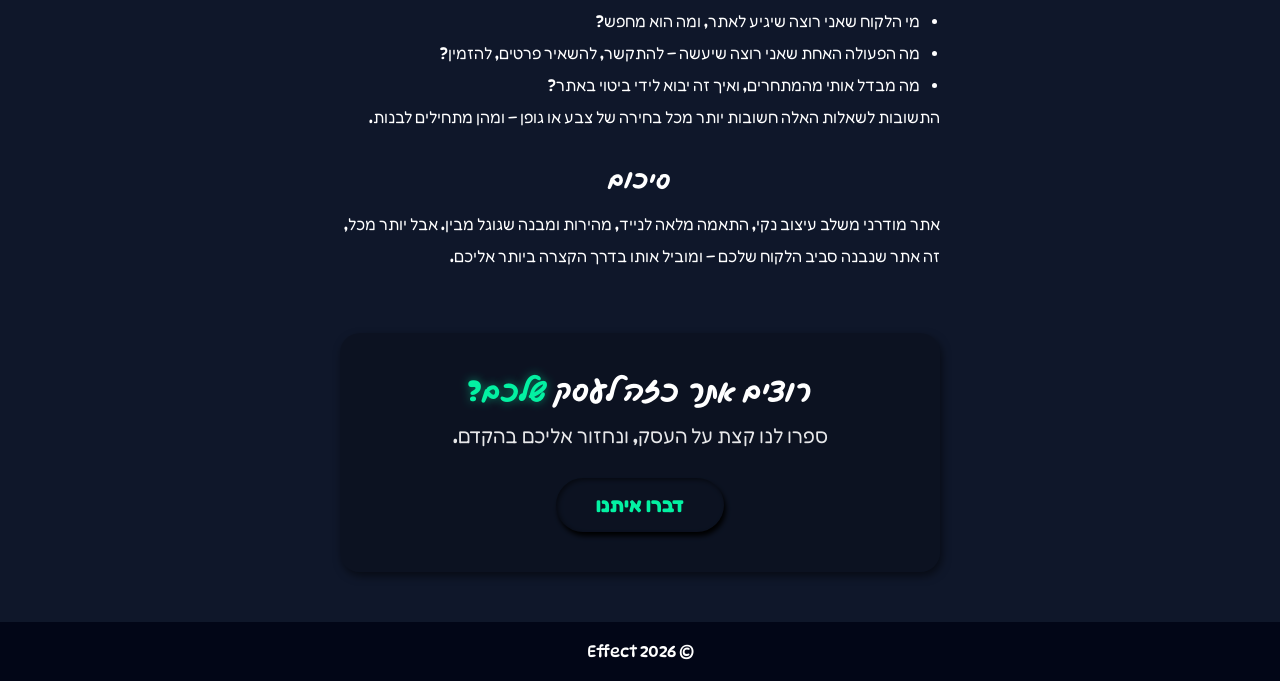
<file: blogs/blog-modern-sites.html>
<!DOCTYPE html>
<html lang="he" dir="rtl">

<head>
    <meta charset="UTF-8">
    <meta http-equiv="X-UA-Compatible" content="IE=edge">
    <meta name="viewport" content="width=device-width, initial-scale=1.0">

    <title>בניית אתרים מודרניים | אתרים מהירים ומתקדמים - Effect</title>

    <meta name="description"
        content="בניית אתרים מודרניים לעסקים עם עיצוב מתקדם, התאמה למובייל, מהירות גבוהה וחוויית משתמש מקצועית.">

    <meta name="robots" content="index, follow">
    <meta name="author" content="בלימי שטינברג">

    <link rel="canonical" href="https://blimy-shteinberg.netlify.app/blogs/blog-modern-sites.html">

    <meta property="og:title" content="בניית אתרים מודרניים לעסקים">

    <meta property="og:description" content="אתרים מהירים, מותאמים למובייל ובנויים בטכנולוגיות מתקדמות.">

    <meta property="og:type" content="article">

    <link href="https://fonts.googleapis.com/css2?family=DynaPuff:wght@400;500;700&display=swap" rel="stylesheet">
    <link href="https://fonts.googleapis.com/css2?family=Fredoka:wght@300;400;500;600;700&display=swap" rel="stylesheet">

    <link rel="stylesheet" href="../css/styles.css">
    <link rel="stylesheet" href="../css/blogs.css">

    <link rel="icon" href="/images/favicon.png" sizes="192x192" type="image/png">
    <link rel="apple-touch-icon" href="/images/favicon.png">

    <script type="application/ld+json">
    {
      "@context":"https://schema.org",
      "@type":"Article",
      "headline":"בניית אתרים מודרניים",
      "author":{
        "@type":"Person",
        "name":"בלימי שטינברג"
      },
      "publisher":{
        "@type":"Organization",
        "name":"Effect"
      }
    }
    </script>

</head>

<body>

    <div class="background"></div>

    <nav>
        <a href="../index.html" class="blog-effect-title hero-title scrolled">
            Effect
        </a>
    </nav>

    <div class="blog">
        <div class="blogs-nav">

            <a href="blog-modern-sites.html" class="blog-nav-btn active">
                בניית אתרים מודרניים
            </a>

            <a href="blog-ux.html" class="blog-nav-btn">
                חוויית משתמש מתקדמת
            </a>
            
            <a href="blog-digital-marketing.html" class="blog-nav-btn">
                קידום אתרים דיגיטלי
            </a>

        </div>

        <img src="../images/laptop.png" alt="בניית אתרים מודרניים" loading="lazy">

        <h1 class="blog-title">
            בניית אתרים מודרניים
        </h1>

        <p class="blog-text">
            לקוח שנכנס לאתר שלכם מחליט תוך שניות אם להישאר.
            בשניות האלה הוא עוד לא קורא טקסטים – הוא מרגיש:
            האם העסק נראה מקצועי, האם קל להבין מה אתם מציעים, והאם ברור איך יוצרים קשר.
            אתר מודרני בנוי כדי לענות על שלוש השאלות האלה עוד לפני שהגולש שם לב ששאל אותן.
        </p>

        <h2>מה הופך אתר ל"מודרני"?</h2>

        <p class="blog-text">
            אתר מודרני הוא לא אתר עם הכי הרבה אפקטים. להפך –
            זה אתר נקי, ברור וממוקד, שבו כל אלמנט נמצא שם מסיבה.
        </p>

        <p class="blog-text">
            בפועל זה אומר עיצוב שמתאים לאופי העסק ולקהל שלו,
            מסרים קצרים וברורים,
            ודרך פשוטה לפנות אליכם מכל מקום באתר.
        </p>

        <h2>קודם כל – הטלפון</h2>

        <p class="blog-text">
            רוב הגולשים יגיעו לאתר שלכם מהנייד –
            לעיתים קרובות בדרך, בין משימות, עם יד אחת פנויה.
        </p>

        <p class="blog-text">
            לכן אתר טוב מתוכנן קודם כל למסך הקטן:
            טקסט שקל לקרוא בלי להגדיל, כפתורים שנוח ללחוץ עליהם,
            ומספר טלפון או וואטסאפ במרחק לחיצה אחת.
        </p>

        <h2>מהירות היא חלק מהרושם</h2>

        <p class="blog-text">
            אתר שנטען לאט מרגיש כמו חנות שהדלת שלה נתקעת.
            חלק מהגולשים פשוט לא יחכו, ויעברו לתוצאה הבאה בגוגל.
        </p>

        <p class="blog-text">
            מהירות מושגת בעבודה נכונה מאחורי הקלעים:
            קוד נקי, תמונות בגודל ובפורמט הנכונים,
            וויתור על תוספים ורכיבים שלא באמת נחוצים.
            גם גוגל מתחשב במהירות האתר כשהוא מחליט את מי להציג.
        </p>

        <h2>אתר שגוגל מבין</h2>

        <p class="blog-text">
            אתר יפה לא יעזור אם אף אחד לא מגיע אליו.
            כבר בשלב הבנייה אפשר להכין את האתר לחיפוש:
            כותרות מסודרות, טקסטים עם המילים שהלקוחות שלכם באמת מחפשים,
            ותיאור ברור לכל עמוד.
        </p>

        <p class="blog-text">
            זה לא מחליף קידום, אבל זה הבסיס –
            ובלעדיו כל קידום עובד קשה יותר.
        </p>

        <h2>אתר שעובד בשבילכם</h2>

        <p class="blog-text">
            פרסום ממומן נגמר כשמפסיקים לשלם. אתר טוב נשאר.
            הוא מציג את העסק גם בלילה ובשבת, עונה על השאלות הנפוצות במקומכם,
            ומביא אליכם לקוחות שכבר הבינו מה אתם מציעים ומוכנים לדבר.
        </p>

        <h2>לפני שמתחילים – שלוש שאלות לשאול את עצמכם</h2>

        <ul class="blog-list">
            <li>מי הלקוח שאני רוצה שיגיע לאתר, ומה הוא מחפש?</li>
            <li>מה הפעולה האחת שאני רוצה שיעשה – להתקשר, להשאיר פרטים, להזמין?</li>
            <li>מה מבדל אותי מהמתחרים, ואיך זה יבוא לידי ביטוי באתר?</li>
        </ul>

        <p class="blog-text">
            התשובות לשאלות האלה חשובות יותר מכל בחירה של צבע או גופן –
            ומהן מתחילים לבנות.
        </p>

        <h2>סיכום</h2>

        <p class="blog-text">
            אתר מודרני משלב עיצוב נקי, התאמה מלאה לנייד, מהירות ומבנה שגוגל מבין.
            אבל יותר מכל, זה אתר שנבנה סביב הלקוח שלכם –
            ומוביל אותו בדרך הקצרה ביותר אליכם.
        </p>

        <div class="blog-cta">
            <p class="blog-cta-title">רוצים אתר כזה לעסק <span>שלכם?</span></p>
            <p class="blog-cta-text">ספרו לנו קצת על העסק, ונחזור אליכם בהקדם.</p>
            <a href="../index.html#contact-form" class="btn blog-cta-btn">דברו איתנו</a>
        </div>

    </div>

    <footer>
        <a href="../index.html">
            © Effect 2026
        </a>
    </footer>

    <script src="../js/back-to-top.js"></script>

</body>

</html>
</file>
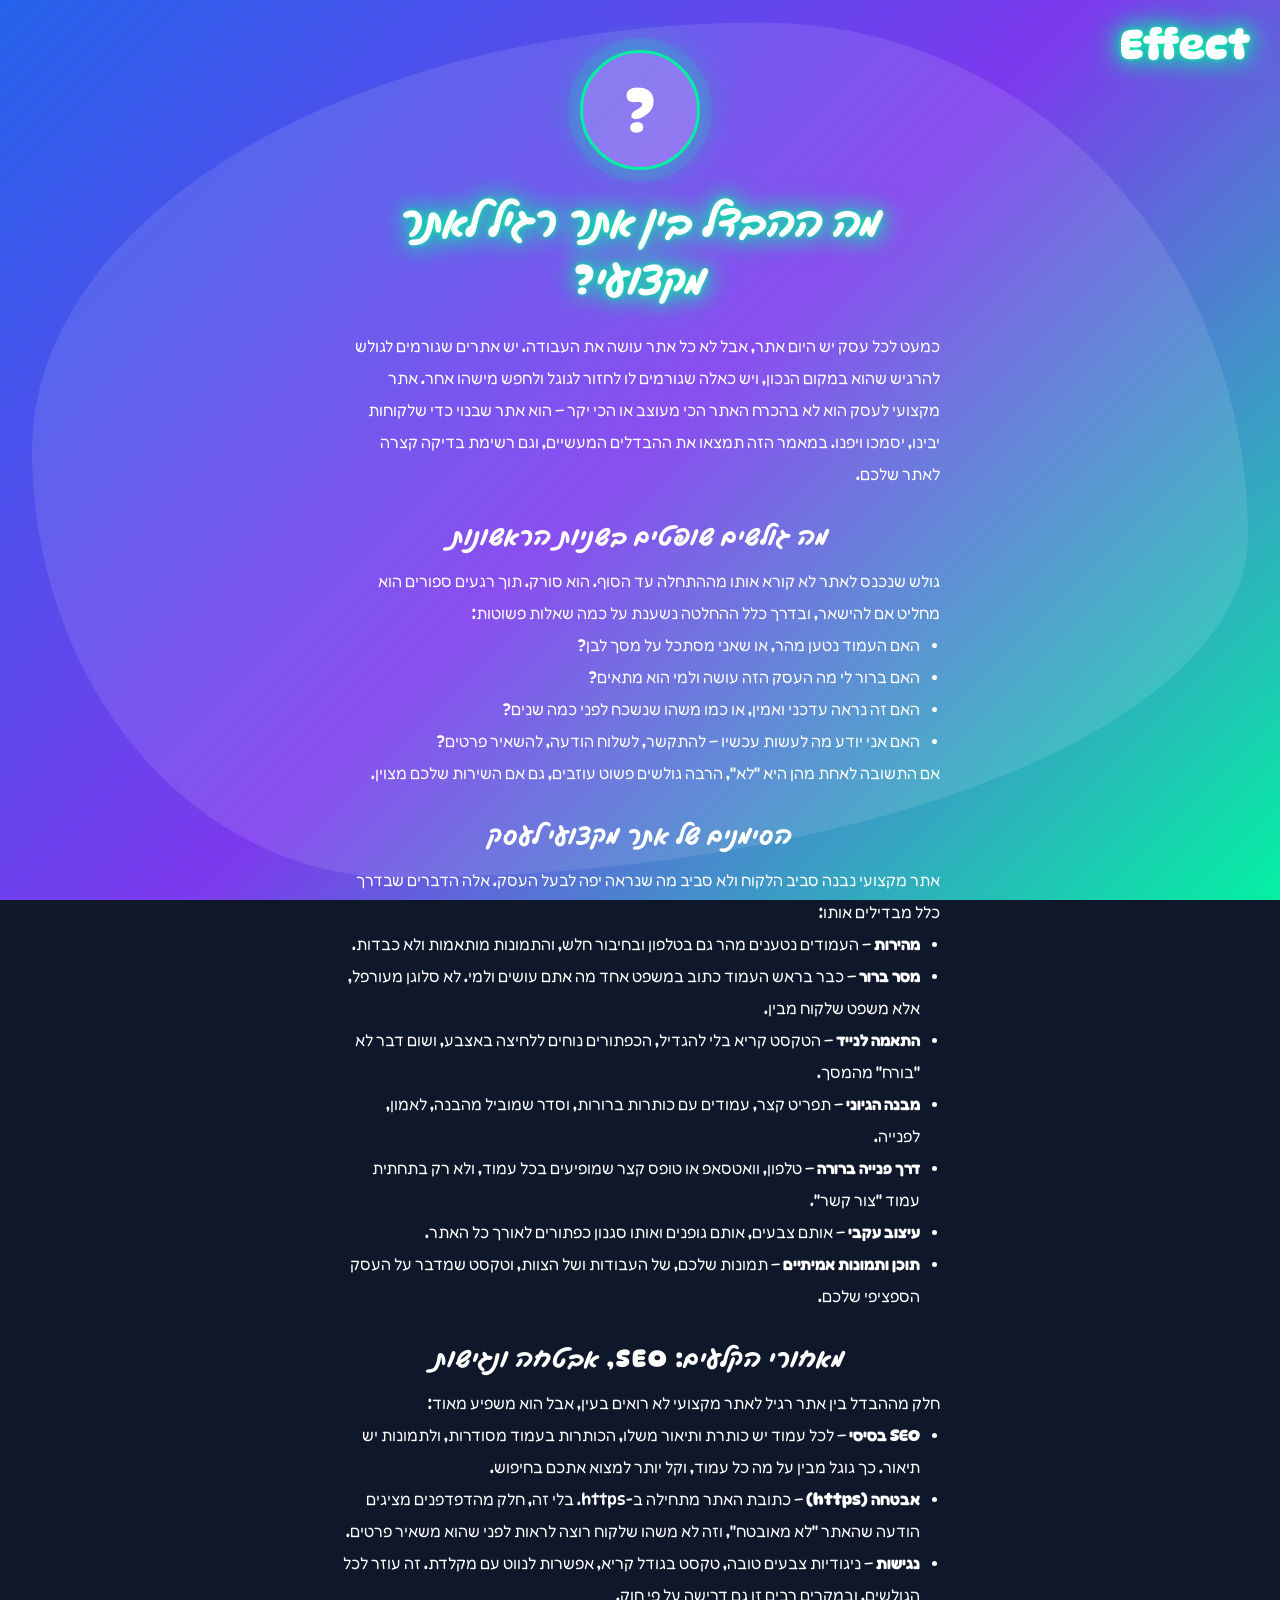
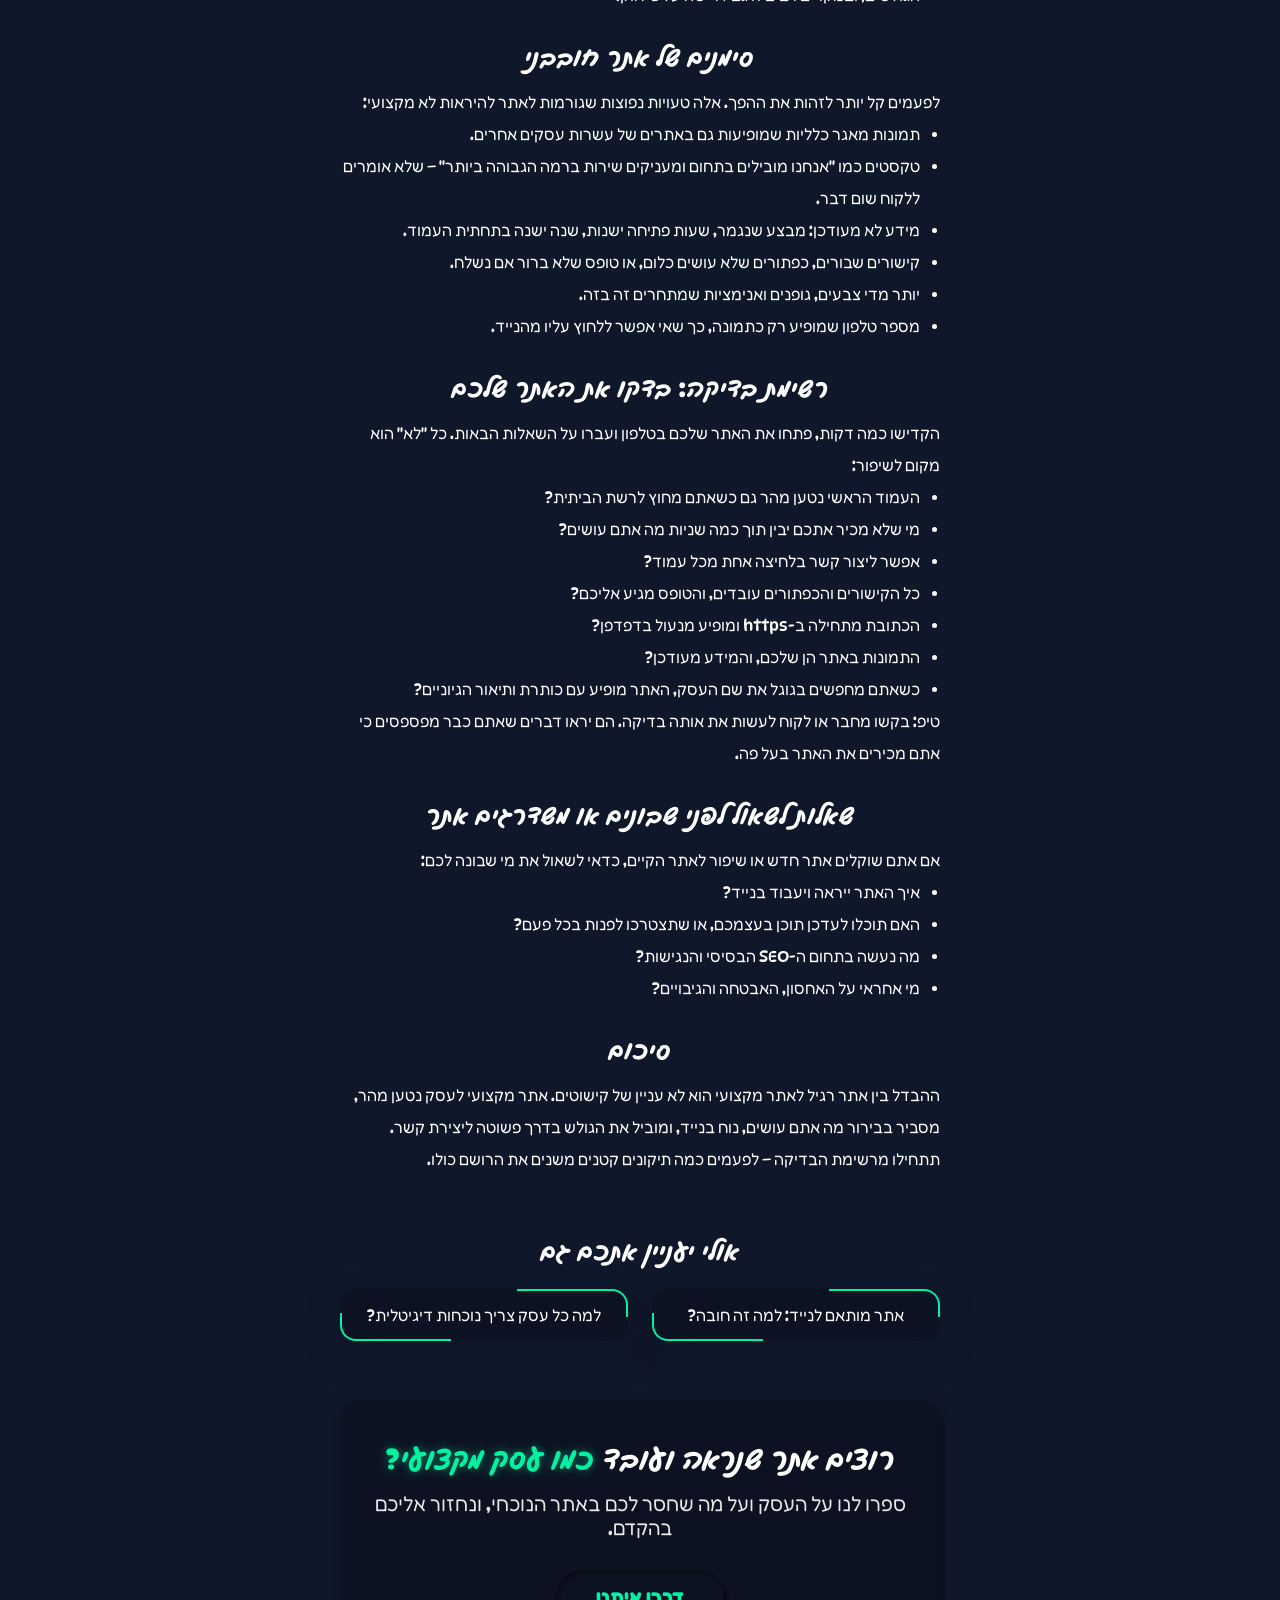
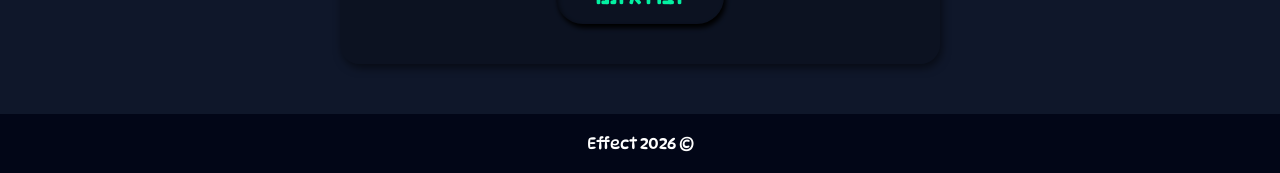
<file: blogs/blog-professional-website.html>
<!DOCTYPE html>
<html lang="he" dir="rtl">

<head>
    <meta charset="UTF-8">
    <meta http-equiv="X-UA-Compatible" content="IE=edge">
    <meta name="viewport" content="width=device-width, initial-scale=1.0">

    <title>אתר מקצועי לעסק | מה ההבדל בין אתר רגיל לאתר מקצועי - Effect</title>

    <meta name="description"
        content="מה הופך אתר מקצועי לעסק לשונה מאתר רגיל? סימנים ברורים, טעויות נפוצות ורשימת בדיקה קצרה שתוכלו להריץ על האתר שלכם כבר היום.">

    <meta name="robots" content="index, follow">
    <meta name="author" content="בלימי שטינברג">

    <link rel="canonical" href="https://blimy-shteinberg.netlify.app/blogs/blog-professional-website.html">

    <meta property="og:title" content="מה ההבדל בין אתר רגיל לאתר מקצועי?">

    <meta property="og:description" content="הסימנים של אתר מקצועי לעסק, הטעויות שהופכות אתר לחובבני, ורשימת בדיקה קצרה לאתר שלכם.">

    <meta property="og:type" content="article">

    <link href="https://fonts.googleapis.com/css2?family=DynaPuff:wght@400;500;700&display=swap" rel="stylesheet">
    <link href="https://fonts.googleapis.com/css2?family=Fredoka:wght@300;400;500;600;700&display=swap" rel="stylesheet">

    <link rel="stylesheet" href="../css/styles.css">
    <link rel="stylesheet" href="../css/blogs.css">

    <link rel="icon" href="/images/favicon.png" sizes="192x192" type="image/png">
    <link rel="apple-touch-icon" href="/images/favicon.png">

    <script type="application/ld+json">
    {
      "@context":"https://schema.org",
      "@type":"Article",
      "headline":"מה ההבדל בין אתר רגיל לאתר מקצועי?",
      "author":{
        "@type":"Person",
        "name":"בלימי שטינברג"
      },
      "publisher":{
        "@type":"Organization",
        "name":"Effect"
      }
    }
    </script>

</head>

<body>

    <div class="background"></div>

    <nav>
        <a href="../index.html" class="blog-effect-title hero-title scrolled">
            Effect
        </a>
    </nav>

    <div class="blog">
        <div class="blog-faq-icon" aria-hidden="true">?</div>

        <h1 class="blog-title">
            מה ההבדל בין אתר רגיל לאתר מקצועי?
        </h1>

        <p class="blog-text">
            כמעט לכל עסק יש היום אתר, אבל לא כל אתר עושה את העבודה.
            יש אתרים שגורמים לגולש להרגיש שהוא במקום הנכון,
            ויש כאלה שגורמים לו לחזור לגוגל ולחפש מישהו אחר.
            אתר מקצועי לעסק הוא לא בהכרח האתר הכי מעוצב או הכי יקר –
            הוא אתר שבנוי כדי שלקוחות יבינו, יסמכו ויפנו.
            במאמר הזה תמצאו את ההבדלים המעשיים, וגם רשימת בדיקה קצרה לאתר שלכם.
        </p>

        <h2>מה גולשים שופטים בשניות הראשונות</h2>

        <p class="blog-text">
            גולש שנכנס לאתר לא קורא אותו מההתחלה עד הסוף. הוא סורק.
            תוך רגעים ספורים הוא מחליט אם להישאר, ובדרך כלל ההחלטה נשענת על כמה שאלות פשוטות:
        </p>

        <ul class="blog-list">
            <li>האם העמוד נטען מהר, או שאני מסתכל על מסך לבן?</li>
            <li>האם ברור לי מה העסק הזה עושה ולמי הוא מתאים?</li>
            <li>האם זה נראה עדכני ואמין, או כמו משהו שנשכח לפני כמה שנים?</li>
            <li>האם אני יודע מה לעשות עכשיו – להתקשר, לשלוח הודעה, להשאיר פרטים?</li>
        </ul>

        <p class="blog-text">
            אם התשובה לאחת מהן היא "לא", הרבה גולשים פשוט עוזבים, גם אם השירות שלכם מצוין.
        </p>

        <h2>הסימנים של אתר מקצועי לעסק</h2>

        <p class="blog-text">
            אתר מקצועי נבנה סביב הלקוח ולא סביב מה שנראה יפה לבעל העסק.
            אלה הדברים שבדרך כלל מבדילים אותו:
        </p>

        <ul class="blog-list">
            <li><strong>מהירות</strong> – העמודים נטענים מהר גם בטלפון ובחיבור חלש, והתמונות מותאמות ולא כבדות.</li>
            <li><strong>מסר ברור</strong> – כבר בראש העמוד כתוב במשפט אחד מה אתם עושים ולמי. לא סלוגן מעורפל, אלא משפט שלקוח מבין.</li>
            <li><strong>התאמה לנייד</strong> – הטקסט קריא בלי להגדיל, הכפתורים נוחים ללחיצה באצבע, ושום דבר לא "בורח" מהמסך.</li>
            <li><strong>מבנה הגיוני</strong> – תפריט קצר, עמודים עם כותרות ברורות, וסדר שמוביל מהבנה, לאמון, לפנייה.</li>
            <li><strong>דרך פנייה ברורה</strong> – טלפון, וואטסאפ או טופס קצר שמופיעים בכל עמוד, ולא רק בתחתית עמוד "צור קשר".</li>
            <li><strong>עיצוב עקבי</strong> – אותם צבעים, אותם גופנים ואותו סגנון כפתורים לאורך כל האתר.</li>
            <li><strong>תוכן ותמונות אמיתיים</strong> – תמונות שלכם, של העבודות ושל הצוות, וטקסט שמדבר על העסק הספציפי שלכם.</li>
        </ul>

        <h2>מאחורי הקלעים: SEO, אבטחה ונגישות</h2>

        <p class="blog-text">
            חלק מההבדל בין אתר רגיל לאתר מקצועי לא רואים בעין, אבל הוא משפיע מאוד:
        </p>

        <ul class="blog-list">
            <li><strong>SEO בסיסי</strong> – לכל עמוד יש כותרת ותיאור משלו, הכותרות בעמוד מסודרות, ולתמונות יש תיאור. כך גוגל מבין על מה כל עמוד, וקל יותר למצוא אתכם בחיפוש.</li>
            <li><strong>אבטחה (https)</strong> – כתובת האתר מתחילה ב-https. בלי זה, חלק מהדפדפנים מציגים הודעה שהאתר "לא מאובטח", וזה לא משהו שלקוח רוצה לראות לפני שהוא משאיר פרטים.</li>
            <li><strong>נגישות</strong> – ניגודיות צבעים טובה, טקסט בגודל קריא, אפשרות לנווט עם מקלדת. זה עוזר לכל הגולשים, ובמקרים רבים זו גם דרישה על פי חוק.</li>
        </ul>

        <h2>סימנים של אתר חובבני</h2>

        <p class="blog-text">
            לפעמים קל יותר לזהות את ההפך. אלה טעויות נפוצות שגורמות לאתר להיראות לא מקצועי:
        </p>

        <ul class="blog-list">
            <li>תמונות מאגר כלליות שמופיעות גם באתרים של עשרות עסקים אחרים.</li>
            <li>טקסטים כמו "אנחנו מובילים בתחום ומעניקים שירות ברמה הגבוהה ביותר" – שלא אומרים ללקוח שום דבר.</li>
            <li>מידע לא מעודכן: מבצע שנגמר, שעות פתיחה ישנות, שנה ישנה בתחתית העמוד.</li>
            <li>קישורים שבורים, כפתורים שלא עושים כלום, או טופס שלא ברור אם נשלח.</li>
            <li>יותר מדי צבעים, גופנים ואנימציות שמתחרים זה בזה.</li>
            <li>מספר טלפון שמופיע רק כתמונה, כך שאי אפשר ללחוץ עליו מהנייד.</li>
        </ul>

        <h2>רשימת בדיקה: בדקו את האתר שלכם</h2>

        <p class="blog-text">
            הקדישו כמה דקות, פתחו את האתר שלכם בטלפון ועברו על השאלות הבאות.
            כל "לא" הוא מקום לשיפור:
        </p>

        <ul class="blog-list">
            <li>העמוד הראשי נטען מהר גם כשאתם מחוץ לרשת הביתית?</li>
            <li>מי שלא מכיר אתכם יבין תוך כמה שניות מה אתם עושים?</li>
            <li>אפשר ליצור קשר בלחיצה אחת מכל עמוד?</li>
            <li>כל הקישורים והכפתורים עובדים, והטופס מגיע אליכם?</li>
            <li>הכתובת מתחילה ב-https ומופיע מנעול בדפדפן?</li>
            <li>התמונות באתר הן שלכם, והמידע מעודכן?</li>
            <li>כשאתם מחפשים בגוגל את שם העסק, האתר מופיע עם כותרת ותיאור הגיוניים?</li>
        </ul>

        <p class="blog-text">
            טיפ: בקשו מחבר או לקוח לעשות את אותה בדיקה. הם יראו דברים שאתם כבר מפספסים כי אתם מכירים את האתר בעל פה.
        </p>

        <h2>שאלות לשאול לפני שבונים או משדרגים אתר</h2>

        <p class="blog-text">
            אם אתם שוקלים אתר חדש או שיפור לאתר הקיים, כדאי לשאול את מי שבונה לכם:
        </p>

        <ul class="blog-list">
            <li>איך האתר ייראה ויעבוד בנייד?</li>
            <li>האם תוכלו לעדכן תוכן בעצמכם, או שתצטרכו לפנות בכל פעם?</li>
            <li>מה נעשה בתחום ה-SEO הבסיסי והנגישות?</li>
            <li>מי אחראי על האחסון, האבטחה והגיבויים?</li>
        </ul>

        <h2>סיכום</h2>

        <p class="blog-text">
            ההבדל בין אתר רגיל לאתר מקצועי הוא לא עניין של קישוטים.
            אתר מקצועי לעסק נטען מהר, מסביר בבירור מה אתם עושים, נוח בנייד,
            ומוביל את הגולש בדרך פשוטה ליצירת קשר.
            תתחילו מרשימת הבדיקה – לפעמים כמה תיקונים קטנים משנים את הרושם כולו.
        </p>

        <div class="blog-related">
            <p class="blog-related-title">אולי יעניין אתכם גם</p>
            <div class="blog-related-links">
                <a href="blog-mobile-website.html" class="blog-related-link">
                    <span class="blog-related-name">אתר מותאם לנייד: למה זה חובה?</span>
                </a>
                <a href="blog-digital-presence.html" class="blog-related-link">
                    <span class="blog-related-name">למה כל עסק צריך נוכחות דיגיטלית?</span>
                </a>
            </div>
        </div>

        <div class="blog-cta">
            <p class="blog-cta-title">רוצים אתר שנראה ועובד <span>כמו עסק מקצועי?</span></p>
            <p class="blog-cta-text">ספרו לנו על העסק ועל מה שחסר לכם באתר הנוכחי, ונחזור אליכם בהקדם.</p>
            <a href="../index.html#contact-form" class="btn blog-cta-btn">דברו איתנו</a>
        </div>

    </div>

    <footer>
        <a href="../index.html">
            © Effect 2026
        </a>
    </footer>

    <script src="../js/back-to-top.js"></script>

</body>

</html>
</file>
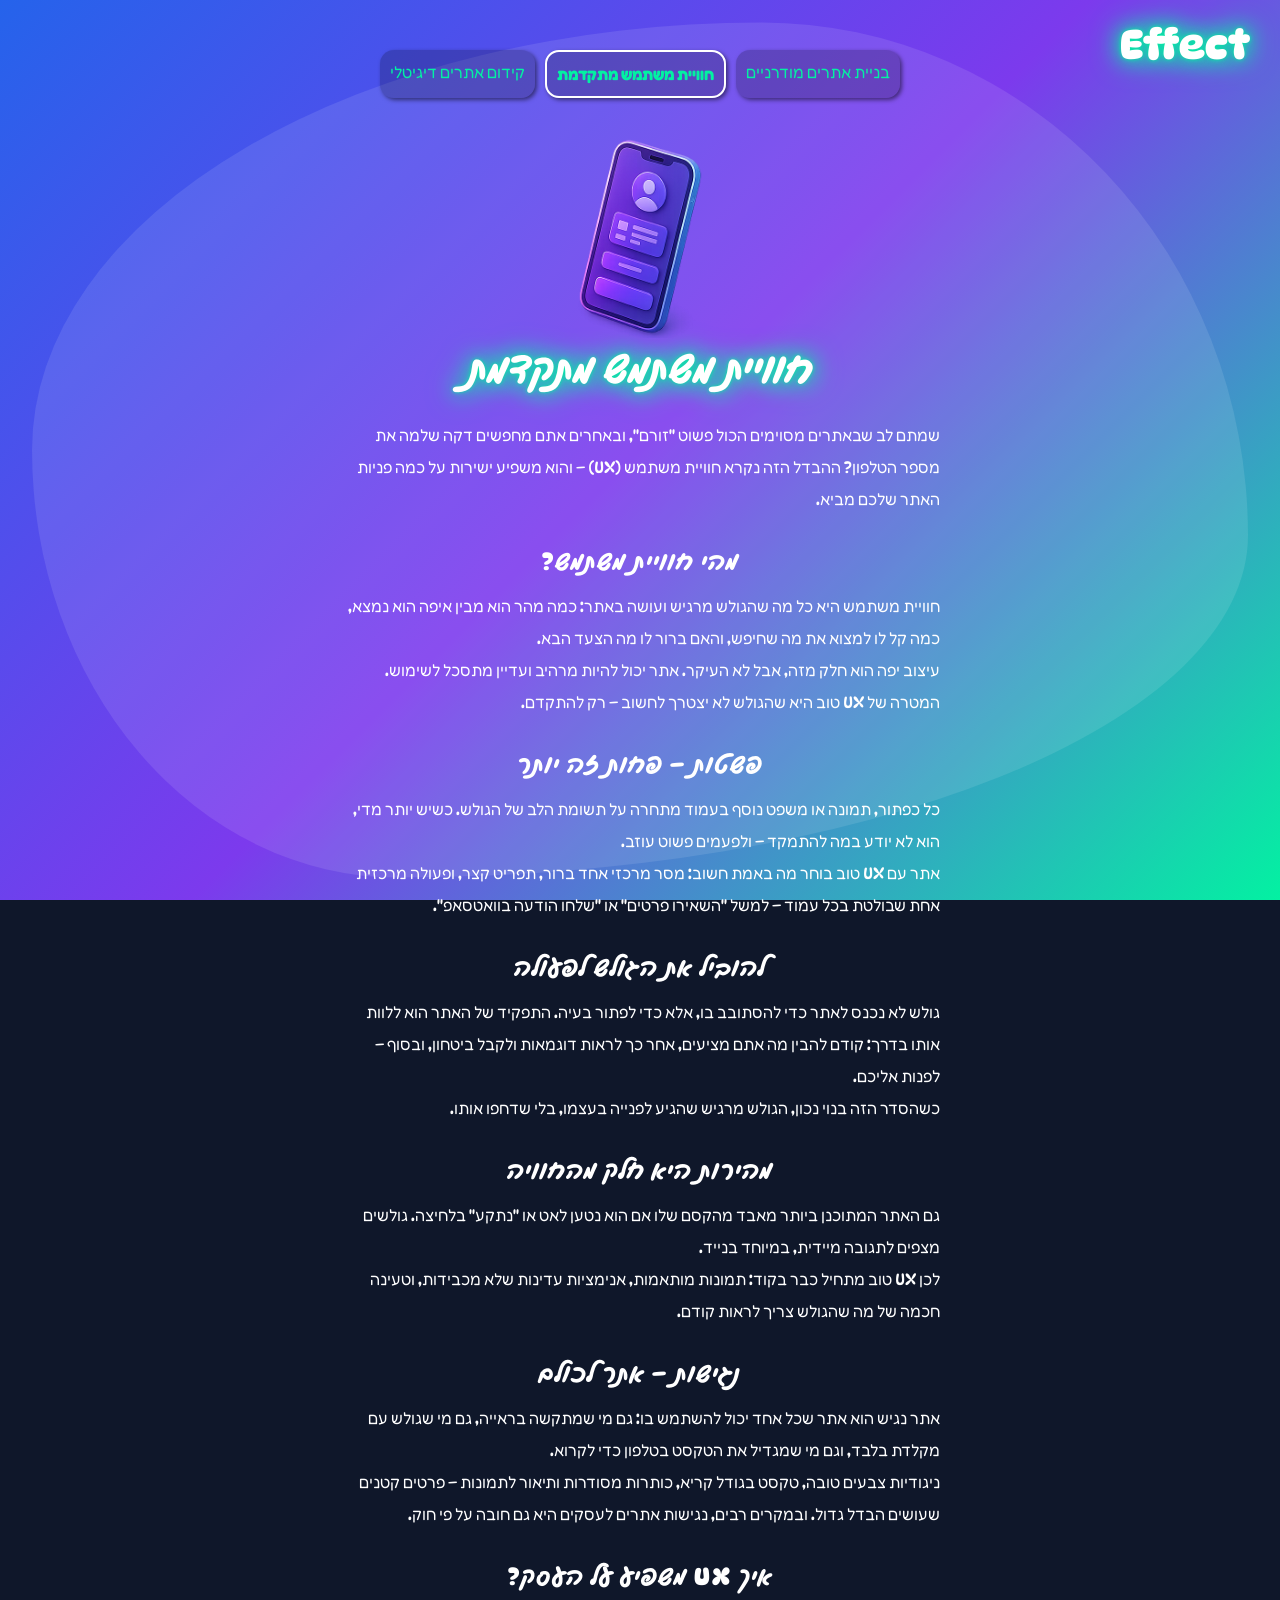
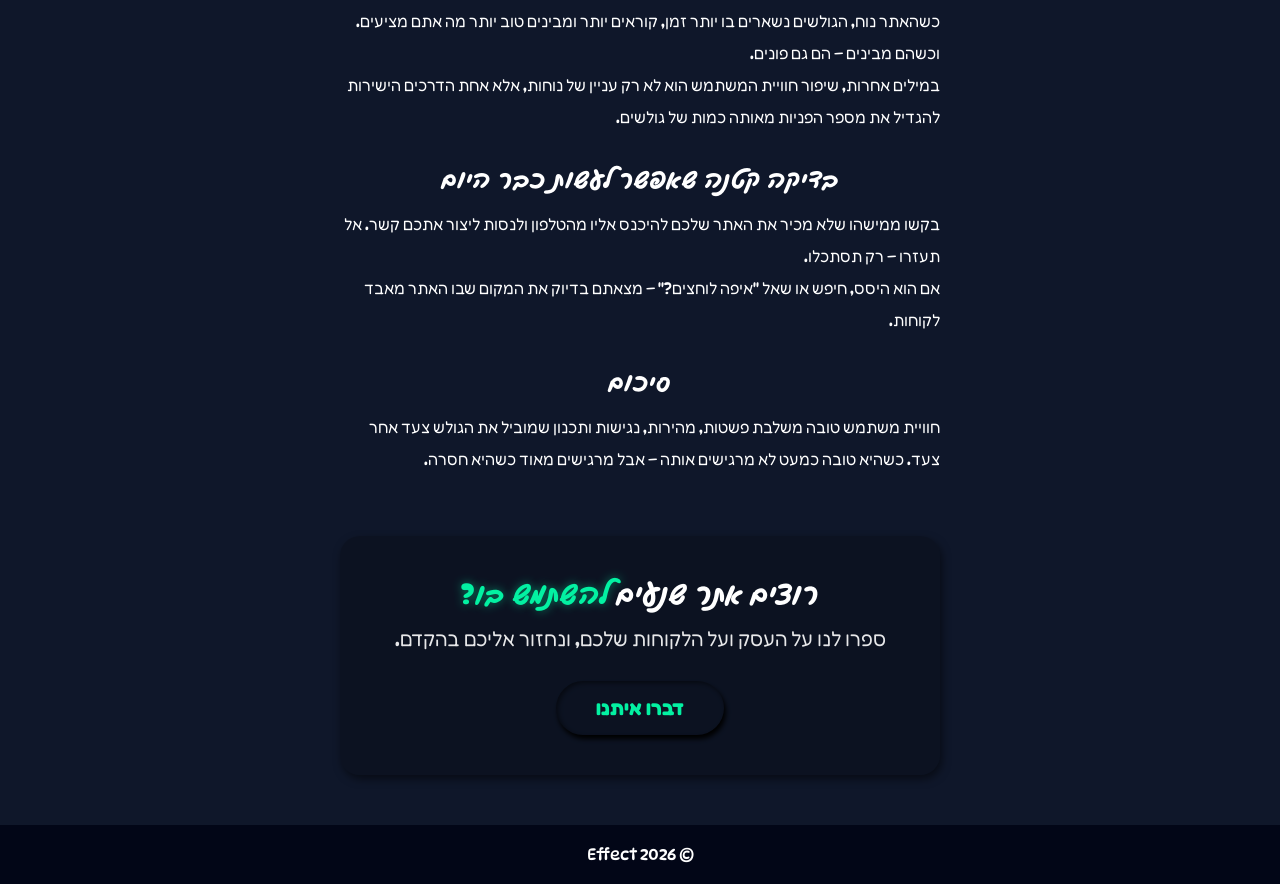
<file: blogs/blog-ux.html>
<!DOCTYPE html>
<html lang="he" dir="rtl">

<head>
    <meta charset="UTF-8">
    <meta http-equiv="X-UA-Compatible" content="IE=edge">
    <meta name="viewport" content="width=device-width, initial-scale=1.0">

    <title>חוויית משתמש מתקדמת | UX ועיצוב חכם לאתרים - Effect</title>

    <meta name="description"
        content="חוויית משתמש מתקדמת לאתרים ועסקים דיגיטליים. UX חכם, ניווט נוח, מהירות אתר ועיצוב שמוביל לתוצאות טובות יותר.">

    <meta name="robots" content="index, follow">
    <meta name="author" content="בלימי שטינברג">

    <link rel="canonical" href="https://blimy-shteinberg.netlify.app/blogs/blog-ux.html">

    <meta property="og:title" content="חוויית משתמש מתקדמת - UX לאתרים">

    <meta property="og:description" content="UX חכם, ניווט נוח ועיצוב מתקדם שמשפר את חוויית המשתמש באתר.">

    <meta property="og:type" content="article">

    <link href="https://fonts.googleapis.com/css2?family=DynaPuff:wght@400;500;700&display=swap" rel="stylesheet">
    <link href="https://fonts.googleapis.com/css2?family=Fredoka:wght@300;400;500;600;700&display=swap" rel="stylesheet">

    <link rel="stylesheet" href="../css/styles.css">
    <link rel="stylesheet" href="../css/blogs.css">

    <link rel="icon" href="/images/favicon.png" sizes="192x192" type="image/png">
    <link rel="apple-touch-icon" href="/images/favicon.png">

    <script type="application/ld+json">
    {
      "@context":"https://schema.org",
      "@type":"Article",
      "headline":"חוויית משתמש מתקדמת",
      "author":{
        "@type":"Person",
        "name":"בלימי שטינברג"
      },
      "publisher":{
        "@type":"Organization",
        "name":"Effect"
      }
    }
    </script>

</head>

<body>

    <div class="background"></div>

    <nav>
        <a href="../index.html" class="blog-effect-title hero-title scrolled">
            Effect
        </a>
    </nav>

    <div class="blog">
        <div class="blogs-nav">

            <a href="blog-modern-sites.html" class="blog-nav-btn">
                בניית אתרים מודרניים
            </a>

            <a href="blog-ux.html" class="blog-nav-btn active">
                חוויית משתמש מתקדמת
            </a>
            
            <a href="blog-digital-marketing.html" class="blog-nav-btn">
                קידום אתרים דיגיטלי
            </a>

        </div>

        <img src="../images/iphone.png" alt="חוויית משתמש מתקדמת באתר" loading="lazy">

        <h1 class="blog-title">
            חוויית משתמש מתקדמת
        </h1>

        <p class="blog-text">
            שמתם לב שבאתרים מסוימים הכול פשוט "זורם",
            ובאחרים אתם מחפשים דקה שלמה את מספר הטלפון?
            ההבדל הזה נקרא חוויית משתמש (UX) –
            והוא משפיע ישירות על כמה פניות האתר שלכם מביא.
        </p>

        <h2>מהי חוויית משתמש?</h2>

        <p class="blog-text">
            חוויית משתמש היא כל מה שהגולש מרגיש ועושה באתר:
            כמה מהר הוא מבין איפה הוא נמצא, כמה קל לו למצוא את מה שחיפש,
            והאם ברור לו מה הצעד הבא.
        </p>

        <p class="blog-text">
            עיצוב יפה הוא חלק מזה, אבל לא העיקר.
            אתר יכול להיות מרהיב ועדיין מתסכל לשימוש.
            המטרה של UX טוב היא שהגולש לא יצטרך לחשוב – רק להתקדם.
        </p>

        <h2>פשטות – פחות זה יותר</h2>

        <p class="blog-text">
            כל כפתור, תמונה או משפט נוסף בעמוד מתחרה על תשומת הלב של הגולש.
            כשיש יותר מדי, הוא לא יודע במה להתמקד – ולפעמים פשוט עוזב.
        </p>

        <p class="blog-text">
            אתר עם UX טוב בוחר מה באמת חשוב:
            מסר מרכזי אחד ברור, תפריט קצר,
            ופעולה מרכזית אחת שבולטת בכל עמוד –
            למשל "השאירו פרטים" או "שלחו הודעה בוואטסאפ".
        </p>

        <h2>להוביל את הגולש לפעולה</h2>

        <p class="blog-text">
            גולש לא נכנס לאתר כדי להסתובב בו, אלא כדי לפתור בעיה.
            התפקיד של האתר הוא ללוות אותו בדרך:
            קודם להבין מה אתם מציעים, אחר כך לראות דוגמאות ולקבל ביטחון,
            ובסוף – לפנות אליכם.
        </p>

        <p class="blog-text">
            כשהסדר הזה בנוי נכון, הגולש מרגיש שהגיע לפנייה בעצמו,
            בלי שדחפו אותו.
        </p>

        <h2>מהירות היא חלק מהחוויה</h2>

        <p class="blog-text">
            גם האתר המתוכנן ביותר מאבד מהקסם שלו אם הוא נטען לאט
            או "נתקע" בלחיצה. גולשים מצפים לתגובה מיידית, במיוחד בנייד.
        </p>

        <p class="blog-text">
            לכן UX טוב מתחיל כבר בקוד:
            תמונות מותאמות, אנימציות עדינות שלא מכבידות,
            וטעינה חכמה של מה שהגולש צריך לראות קודם.
        </p>

        <h2>נגישות – אתר לכולם</h2>

        <p class="blog-text">
            אתר נגיש הוא אתר שכל אחד יכול להשתמש בו:
            גם מי שמתקשה בראייה, גם מי שגולש עם מקלדת בלבד,
            וגם מי שמגדיל את הטקסט בטלפון כדי לקרוא.
        </p>

        <p class="blog-text">
            ניגודיות צבעים טובה, טקסט בגודל קריא, כותרות מסודרות ותיאור לתמונות –
            פרטים קטנים שעושים הבדל גדול.
            ובמקרים רבים, נגישות אתרים לעסקים היא גם חובה על פי חוק.
        </p>

        <h2>איך UX משפיע על העסק?</h2>

        <p class="blog-text">
            כשהאתר נוח, הגולשים נשארים בו יותר זמן, קוראים יותר
            ומבינים טוב יותר מה אתם מציעים. וכשהם מבינים – הם גם פונים.
        </p>

        <p class="blog-text">
            במילים אחרות, שיפור חוויית המשתמש הוא לא רק עניין של נוחות,
            אלא אחת הדרכים הישירות להגדיל את מספר הפניות מאותה כמות של גולשים.
        </p>

        <h2>בדיקה קטנה שאפשר לעשות כבר היום</h2>

        <p class="blog-text">
            בקשו ממישהו שלא מכיר את האתר שלכם להיכנס אליו מהטלפון
            ולנסות ליצור אתכם קשר. אל תעזרו – רק תסתכלו.
        </p>

        <p class="blog-text">
            אם הוא היסס, חיפש או שאל "איפה לוחצים?" –
            מצאתם בדיוק את המקום שבו האתר מאבד לקוחות.
        </p>

        <h2>סיכום</h2>

        <p class="blog-text">
            חוויית משתמש טובה משלבת פשטות, מהירות, נגישות
            ותכנון שמוביל את הגולש צעד אחר צעד.
            כשהיא טובה כמעט לא מרגישים אותה – אבל מרגישים מאוד כשהיא חסרה.
        </p>

        <div class="blog-cta">
            <p class="blog-cta-title">רוצים אתר שנעים <span>להשתמש בו?</span></p>
            <p class="blog-cta-text">ספרו לנו על העסק ועל הלקוחות שלכם, ונחזור אליכם בהקדם.</p>
            <a href="../index.html#contact-form" class="btn blog-cta-btn">דברו איתנו</a>
        </div>

    </div>

    <footer>
        <a href="../index.html">
            © Effect 2026
        </a>
    </footer>

    <script src="../js/back-to-top.js"></script>

</body>

</html>
</file>
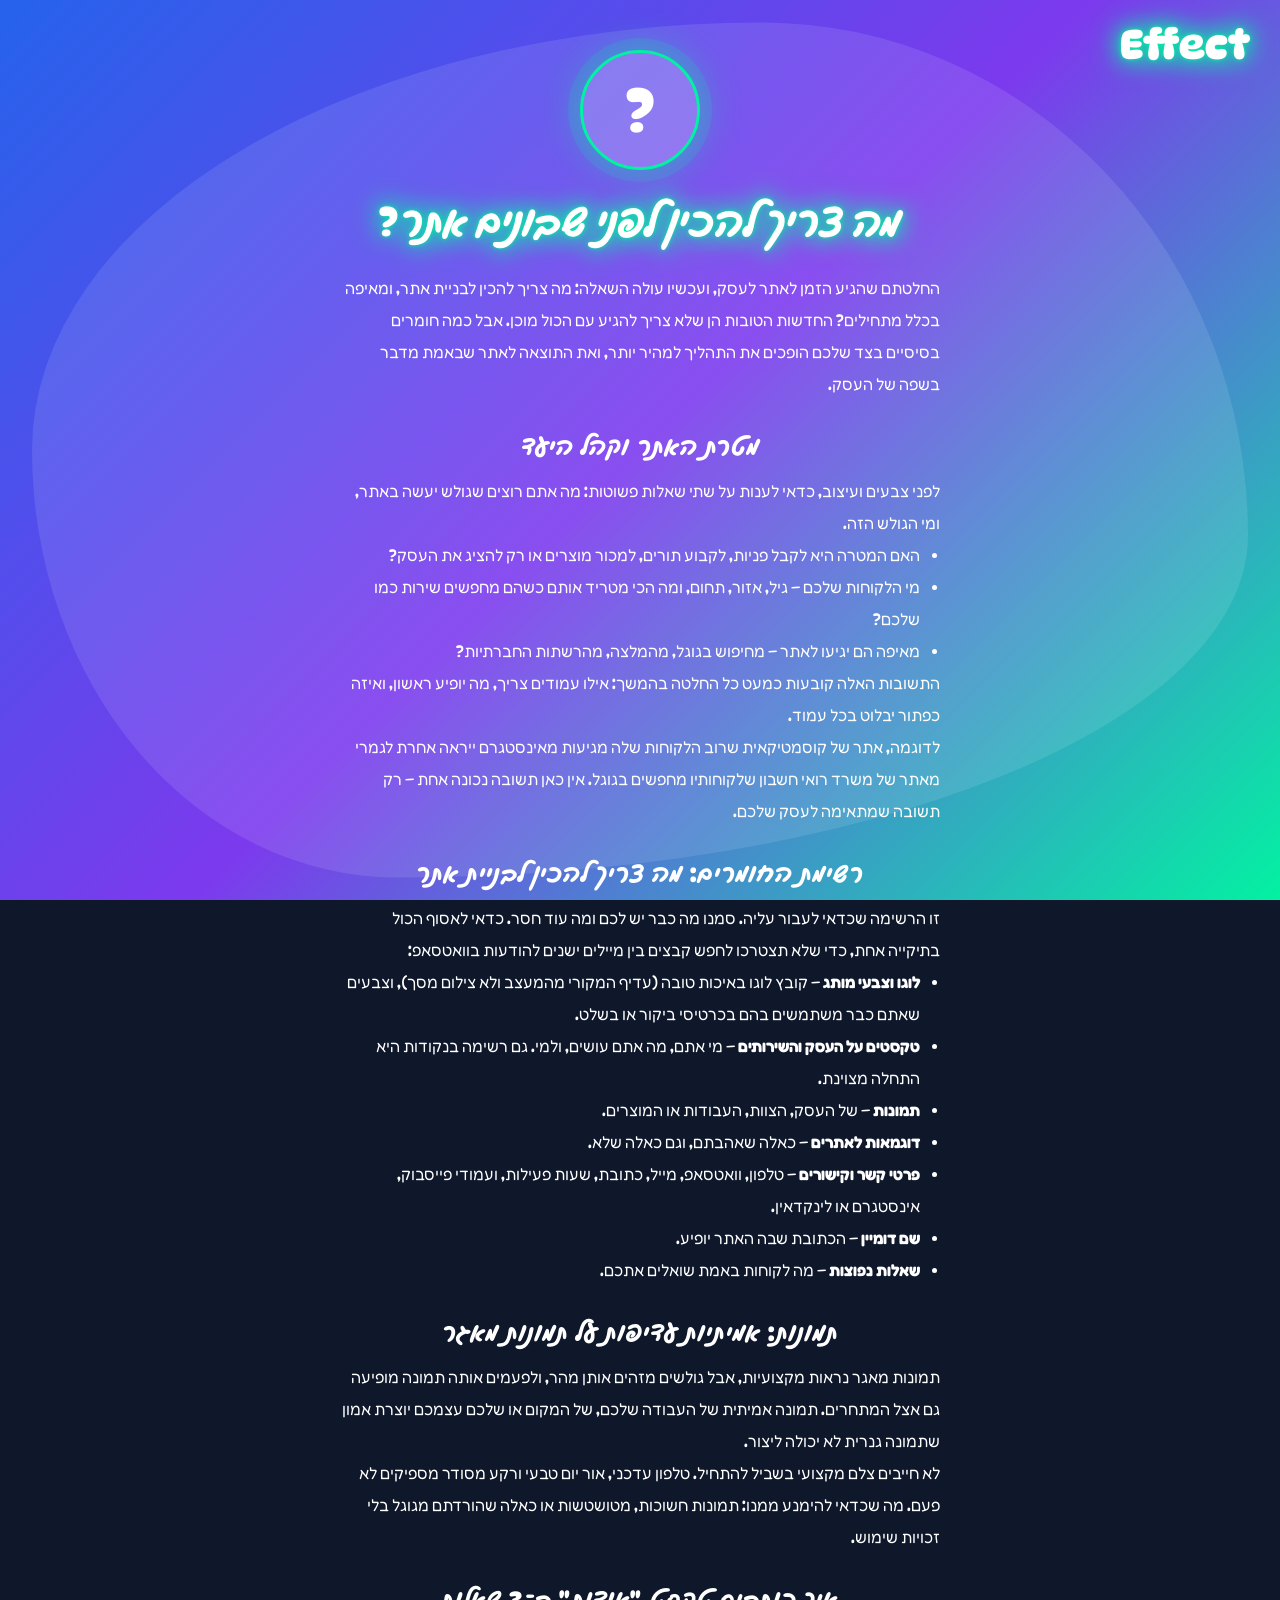
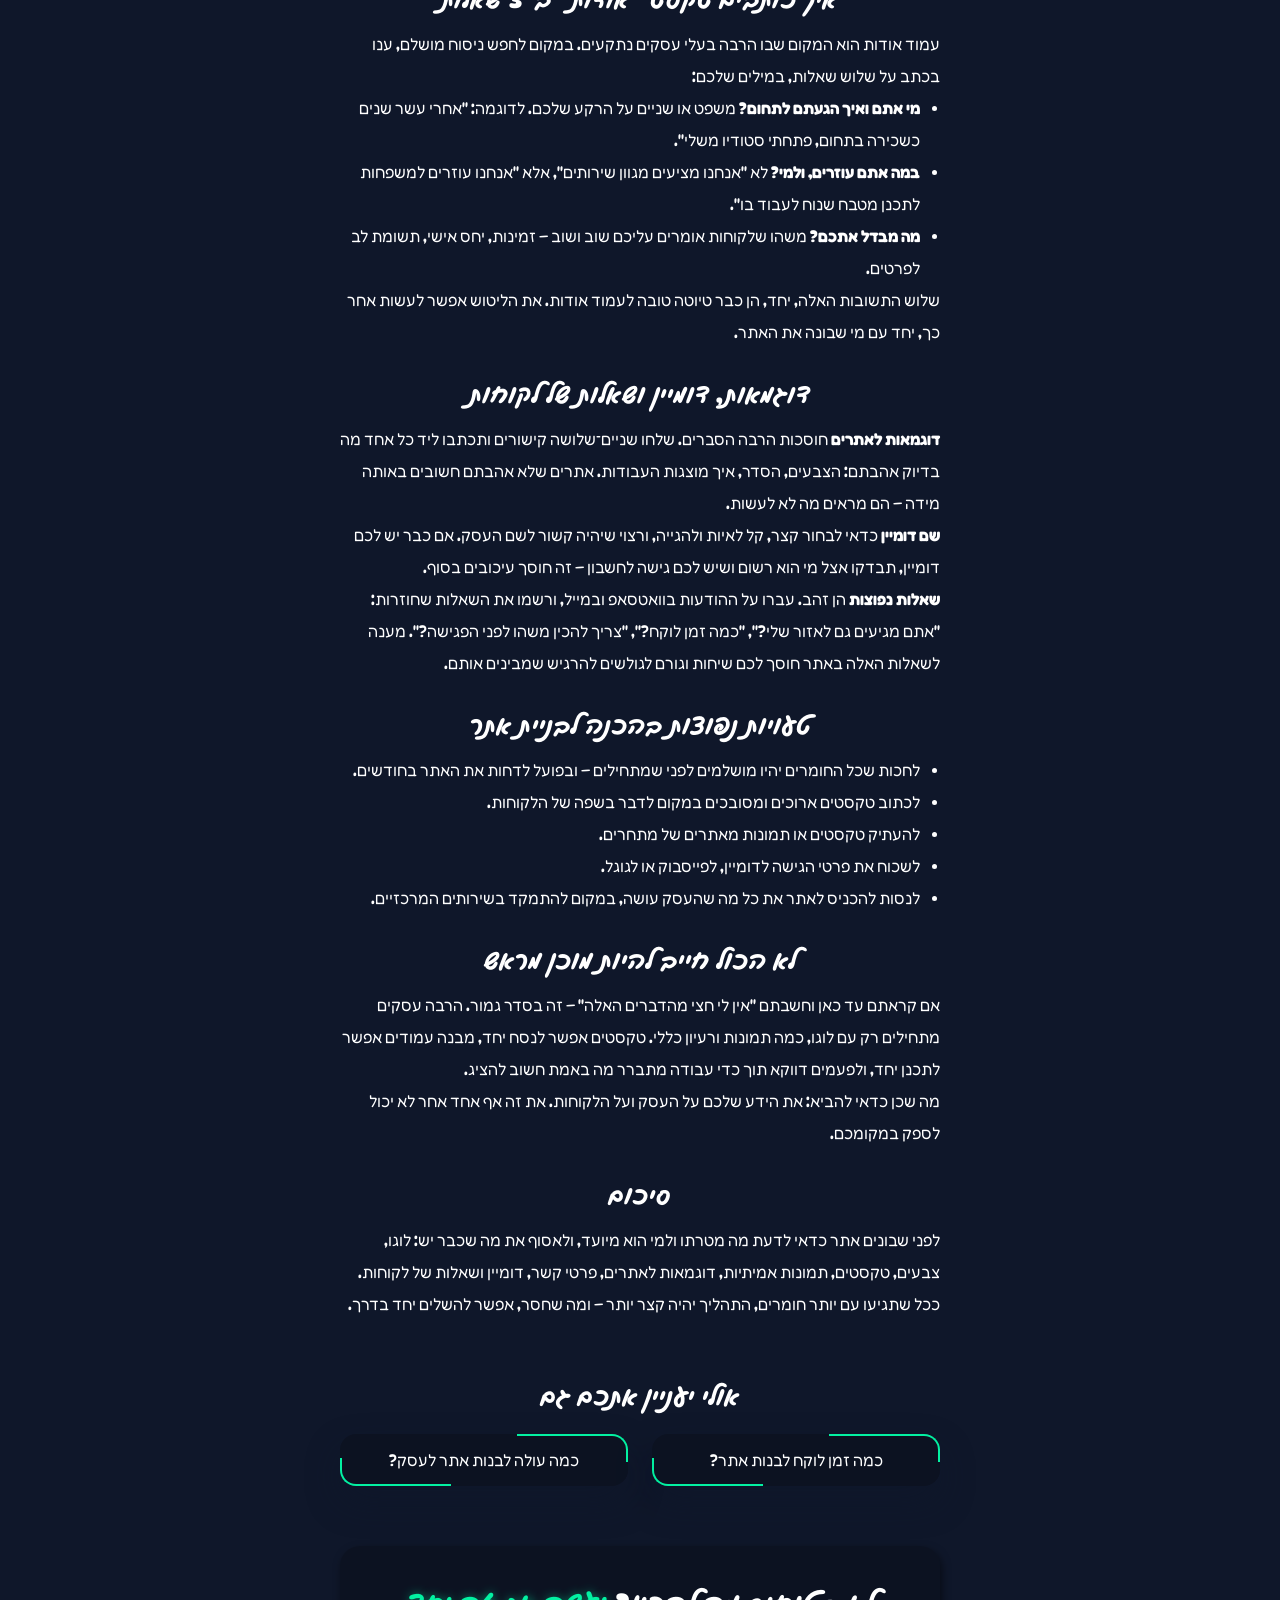
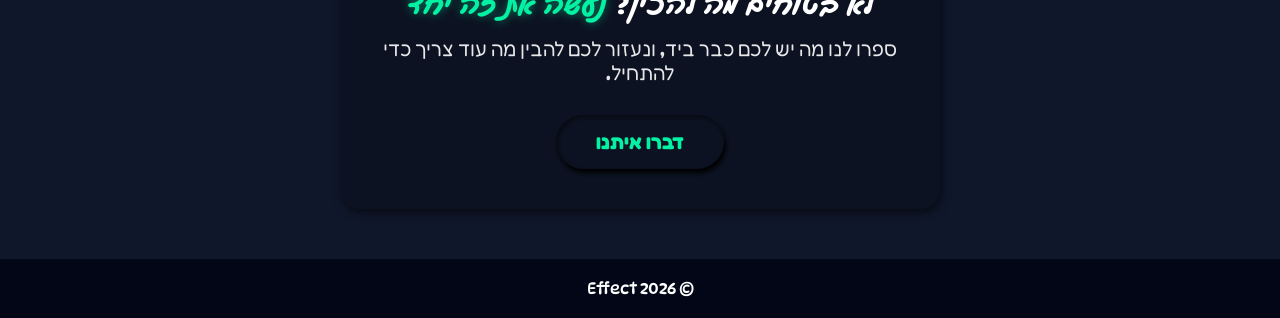
<file: blogs/blog-website-preparation.html>
<!DOCTYPE html>
<html lang="he" dir="rtl">

<head>
    <meta charset="UTF-8">
    <meta http-equiv="X-UA-Compatible" content="IE=edge">
    <meta name="viewport" content="width=device-width, initial-scale=1.0">

    <title>מה צריך להכין לבניית אתר? רשימת הכנה לבעלי עסקים - Effect</title>

    <meta name="description"
        content="מה צריך להכין לבניית אתר? רשימה פשוטה לבעלי עסקים: מטרה וקהל יעד, לוגו, טקסטים, תמונות, דומיין ושאלות נפוצות – ומה אפשר להשלים תוך כדי.">

    <meta name="robots" content="index, follow">
    <meta name="author" content="בלימי שטינברג">

    <link rel="canonical" href="https://blimy-shteinberg.netlify.app/blogs/blog-website-preparation.html">

    <meta property="og:title" content="מה צריך להכין לפני שבונים אתר?">

    <meta property="og:description" content="רשימת הכנה מעשית לבניית אתר לעסק: מטרה, מיתוג, טקסטים, תמונות, דומיין ושאלות של לקוחות.">

    <meta property="og:type" content="article">

    <link href="https://fonts.googleapis.com/css2?family=DynaPuff:wght@400;500;700&display=swap" rel="stylesheet">
    <link href="https://fonts.googleapis.com/css2?family=Fredoka:wght@300;400;500;600;700&display=swap" rel="stylesheet">

    <link rel="stylesheet" href="../css/styles.css">
    <link rel="stylesheet" href="../css/blogs.css">

    <link rel="icon" href="/images/favicon.png" sizes="192x192" type="image/png">
    <link rel="apple-touch-icon" href="/images/favicon.png">

    <script type="application/ld+json">
    {
      "@context":"https://schema.org",
      "@type":"Article",
      "headline":"מה צריך להכין לפני שבונים אתר?",
      "author":{
        "@type":"Person",
        "name":"בלימי שטינברג"
      },
      "publisher":{
        "@type":"Organization",
        "name":"Effect"
      }
    }
    </script>

</head>

<body>

    <div class="background"></div>

    <nav>
        <a href="../index.html" class="blog-effect-title hero-title scrolled">
            Effect
        </a>
    </nav>

    <div class="blog">
        <div class="blog-faq-icon" aria-hidden="true">?</div>

        <h1 class="blog-title">
            מה צריך להכין לפני שבונים אתר?
        </h1>

        <p class="blog-text">
            החלטתם שהגיע הזמן לאתר לעסק, ועכשיו עולה השאלה:
            מה צריך להכין לבניית אתר, ומאיפה בכלל מתחילים?
            החדשות הטובות הן שלא צריך להגיע עם הכול מוכן.
            אבל כמה חומרים בסיסיים בצד שלכם הופכים את התהליך למהיר יותר,
            ואת התוצאה לאתר שבאמת מדבר בשפה של העסק.
        </p>

        <h2>מטרת האתר וקהל היעד</h2>

        <p class="blog-text">
            לפני צבעים ועיצוב, כדאי לענות על שתי שאלות פשוטות:
            מה אתם רוצים שגולש יעשה באתר, ומי הגולש הזה.
        </p>

        <ul class="blog-list">
            <li>האם המטרה היא לקבל פניות, לקבוע תורים, למכור מוצרים או רק להציג את העסק?</li>
            <li>מי הלקוחות שלכם – גיל, אזור, תחום, ומה הכי מטריד אותם כשהם מחפשים שירות כמו שלכם?</li>
            <li>מאיפה הם יגיעו לאתר – מחיפוש בגוגל, מהמלצה, מהרשתות החברתיות?</li>
        </ul>

        <p class="blog-text">
            התשובות האלה קובעות כמעט כל החלטה בהמשך: אילו עמודים צריך,
            מה יופיע ראשון, ואיזה כפתור יבלוט בכל עמוד.
        </p>

        <p class="blog-text">
            לדוגמה, אתר של קוסמטיקאית שרוב הלקוחות שלה מגיעות מאינסטגרם
            ייראה אחרת לגמרי מאתר של משרד רואי חשבון שלקוחותיו מחפשים בגוגל.
            אין כאן תשובה נכונה אחת – רק תשובה שמתאימה לעסק שלכם.
        </p>

        <h2>רשימת החומרים: מה צריך להכין לבניית אתר</h2>

        <p class="blog-text">
            זו הרשימה שכדאי לעבור עליה. סמנו מה כבר יש לכם ומה עוד חסר.
            כדאי לאסוף הכול בתיקייה אחת, כדי שלא תצטרכו לחפש קבצים
            בין מיילים ישנים להודעות בוואטסאפ:
        </p>

        <ul class="blog-list">
            <li><strong>לוגו וצבעי מותג</strong> – קובץ לוגו באיכות טובה (עדיף המקורי מהמעצב ולא צילום מסך), וצבעים שאתם כבר משתמשים בהם בכרטיסי ביקור או בשלט.</li>
            <li><strong>טקסטים על העסק והשירותים</strong> – מי אתם, מה אתם עושים, ולמי. גם רשימה בנקודות היא התחלה מצוינת.</li>
            <li><strong>תמונות</strong> – של העסק, הצוות, העבודות או המוצרים.</li>
            <li><strong>דוגמאות לאתרים</strong> – כאלה שאהבתם, וגם כאלה שלא.</li>
            <li><strong>פרטי קשר וקישורים</strong> – טלפון, וואטסאפ, מייל, כתובת, שעות פעילות, ועמודי פייסבוק, אינסטגרם או לינקדאין.</li>
            <li><strong>שם דומיין</strong> – הכתובת שבה האתר יופיע.</li>
            <li><strong>שאלות נפוצות</strong> – מה לקוחות באמת שואלים אתכם.</li>
        </ul>

        <h2>תמונות: אמיתיות עדיפות על תמונות מאגר</h2>

        <p class="blog-text">
            תמונות מאגר נראות מקצועיות, אבל גולשים מזהים אותן מהר,
            ולפעמים אותה תמונה מופיעה גם אצל המתחרים.
            תמונה אמיתית של העבודה שלכם, של המקום או שלכם עצמכם
            יוצרת אמון שתמונה גנרית לא יכולה ליצור.
        </p>

        <p class="blog-text">
            לא חייבים צלם מקצועי בשביל להתחיל. טלפון עדכני, אור יום טבעי
            ורקע מסודר מספיקים לא פעם. מה שכדאי להימנע ממנו:
            תמונות חשוכות, מטושטשות או כאלה שהורדתם מגוגל בלי זכויות שימוש.
        </p>

        <h2>איך כותבים טקסט "אודות" ב־3 שאלות</h2>

        <p class="blog-text">
            עמוד אודות הוא המקום שבו הרבה בעלי עסקים נתקעים.
            במקום לחפש ניסוח מושלם, ענו בכתב על שלוש שאלות, במילים שלכם:
        </p>

        <ul class="blog-list">
            <li><strong>מי אתם ואיך הגעתם לתחום?</strong> משפט או שניים על הרקע שלכם. לדוגמה: "אחרי עשר שנים כשכירה בתחום, פתחתי סטודיו משלי".</li>
            <li><strong>במה אתם עוזרים, ולמי?</strong> לא "אנחנו מציעים מגוון שירותים", אלא "אנחנו עוזרים למשפחות לתכנן מטבח שנוח לעבוד בו".</li>
            <li><strong>מה מבדל אתכם?</strong> משהו שלקוחות אומרים עליכם שוב ושוב – זמינות, יחס אישי, תשומת לב לפרטים.</li>
        </ul>

        <p class="blog-text">
            שלוש התשובות האלה, יחד, הן כבר טיוטה טובה לעמוד אודות.
            את הליטוש אפשר לעשות אחר כך, יחד עם מי שבונה את האתר.
        </p>

        <h2>דוגמאות, דומיין ושאלות של לקוחות</h2>

        <p class="blog-text">
            <strong>דוגמאות לאתרים</strong> חוסכות הרבה הסברים.
            שלחו שניים־שלושה קישורים ותכתבו ליד כל אחד מה בדיוק אהבתם:
            הצבעים, הסדר, איך מוצגות העבודות.
            אתרים שלא אהבתם חשובים באותה מידה – הם מראים מה לא לעשות.
        </p>

        <p class="blog-text">
            <strong>שם דומיין</strong> כדאי לבחור קצר, קל לאיות ולהגייה,
            ורצוי שיהיה קשור לשם העסק. אם כבר יש לכם דומיין,
            תבדקו אצל מי הוא רשום ושיש לכם גישה לחשבון – זה חוסך עיכובים בסוף.
        </p>

        <p class="blog-text">
            <strong>שאלות נפוצות</strong> הן זהב. עברו על ההודעות בוואטסאפ ובמייל,
            ורשמו את השאלות שחוזרות: "אתם מגיעים גם לאזור שלי?",
            "כמה זמן לוקח?", "צריך להכין משהו לפני הפגישה?".
            מענה לשאלות האלה באתר חוסך לכם שיחות וגורם לגולשים להרגיש שמבינים אותם.
        </p>

        <h2>טעויות נפוצות בהכנה לבניית אתר</h2>

        <ul class="blog-list">
            <li>לחכות שכל החומרים יהיו מושלמים לפני שמתחילים – ובפועל לדחות את האתר בחודשים.</li>
            <li>לכתוב טקסטים ארוכים ומסובכים במקום לדבר בשפה של הלקוחות.</li>
            <li>להעתיק טקסטים או תמונות מאתרים של מתחרים.</li>
            <li>לשכוח את פרטי הגישה לדומיין, לפייסבוק או לגוגל.</li>
            <li>לנסות להכניס לאתר את כל מה שהעסק עושה, במקום להתמקד בשירותים המרכזיים.</li>
        </ul>

        <h2>לא הכול חייב להיות מוכן מראש</h2>

        <p class="blog-text">
            אם קראתם עד כאן וחשבתם "אין לי חצי מהדברים האלה" – זה בסדר גמור.
            הרבה עסקים מתחילים רק עם לוגו, כמה תמונות ורעיון כללי.
            טקסטים אפשר לנסח יחד, מבנה עמודים אפשר לתכנן יחד,
            ולפעמים דווקא תוך כדי עבודה מתברר מה באמת חשוב להציג.
        </p>

        <p class="blog-text">
            מה שכן כדאי להביא: את הידע שלכם על העסק ועל הלקוחות.
            את זה אף אחד אחר לא יכול לספק במקומכם.
        </p>

        <h2>סיכום</h2>

        <p class="blog-text">
            לפני שבונים אתר כדאי לדעת מה מטרתו ולמי הוא מיועד,
            ולאסוף את מה שכבר יש: לוגו, צבעים, טקסטים, תמונות אמיתיות,
            דוגמאות לאתרים, פרטי קשר, דומיין ושאלות של לקוחות.
            ככל שתגיעו עם יותר חומרים, התהליך יהיה קצר יותר –
            ומה שחסר, אפשר להשלים יחד בדרך.
        </p>

        <div class="blog-related">
            <p class="blog-related-title">אולי יעניין אתכם גם</p>
            <div class="blog-related-links">
                <a href="blog-website-time.html" class="blog-related-link">
                    <span class="blog-related-name">כמה זמן לוקח לבנות אתר?</span>
                </a>
                <a href="blog-website-price.html" class="blog-related-link">
                    <span class="blog-related-name">כמה עולה לבנות אתר לעסק?</span>
                </a>
            </div>
        </div>

        <div class="blog-cta">
            <p class="blog-cta-title">לא בטוחים מה להכין? <span>נעשה את זה יחד</span></p>
            <p class="blog-cta-text">ספרו לנו מה יש לכם כבר ביד, ונעזור לכם להבין מה עוד צריך כדי להתחיל.</p>
            <a href="../index.html#contact-form" class="btn blog-cta-btn">דברו איתנו</a>
        </div>

    </div>

    <footer>
        <a href="../index.html">
            © Effect 2026
        </a>
    </footer>

    <script src="../js/back-to-top.js"></script>

</body>

</html>
</file>
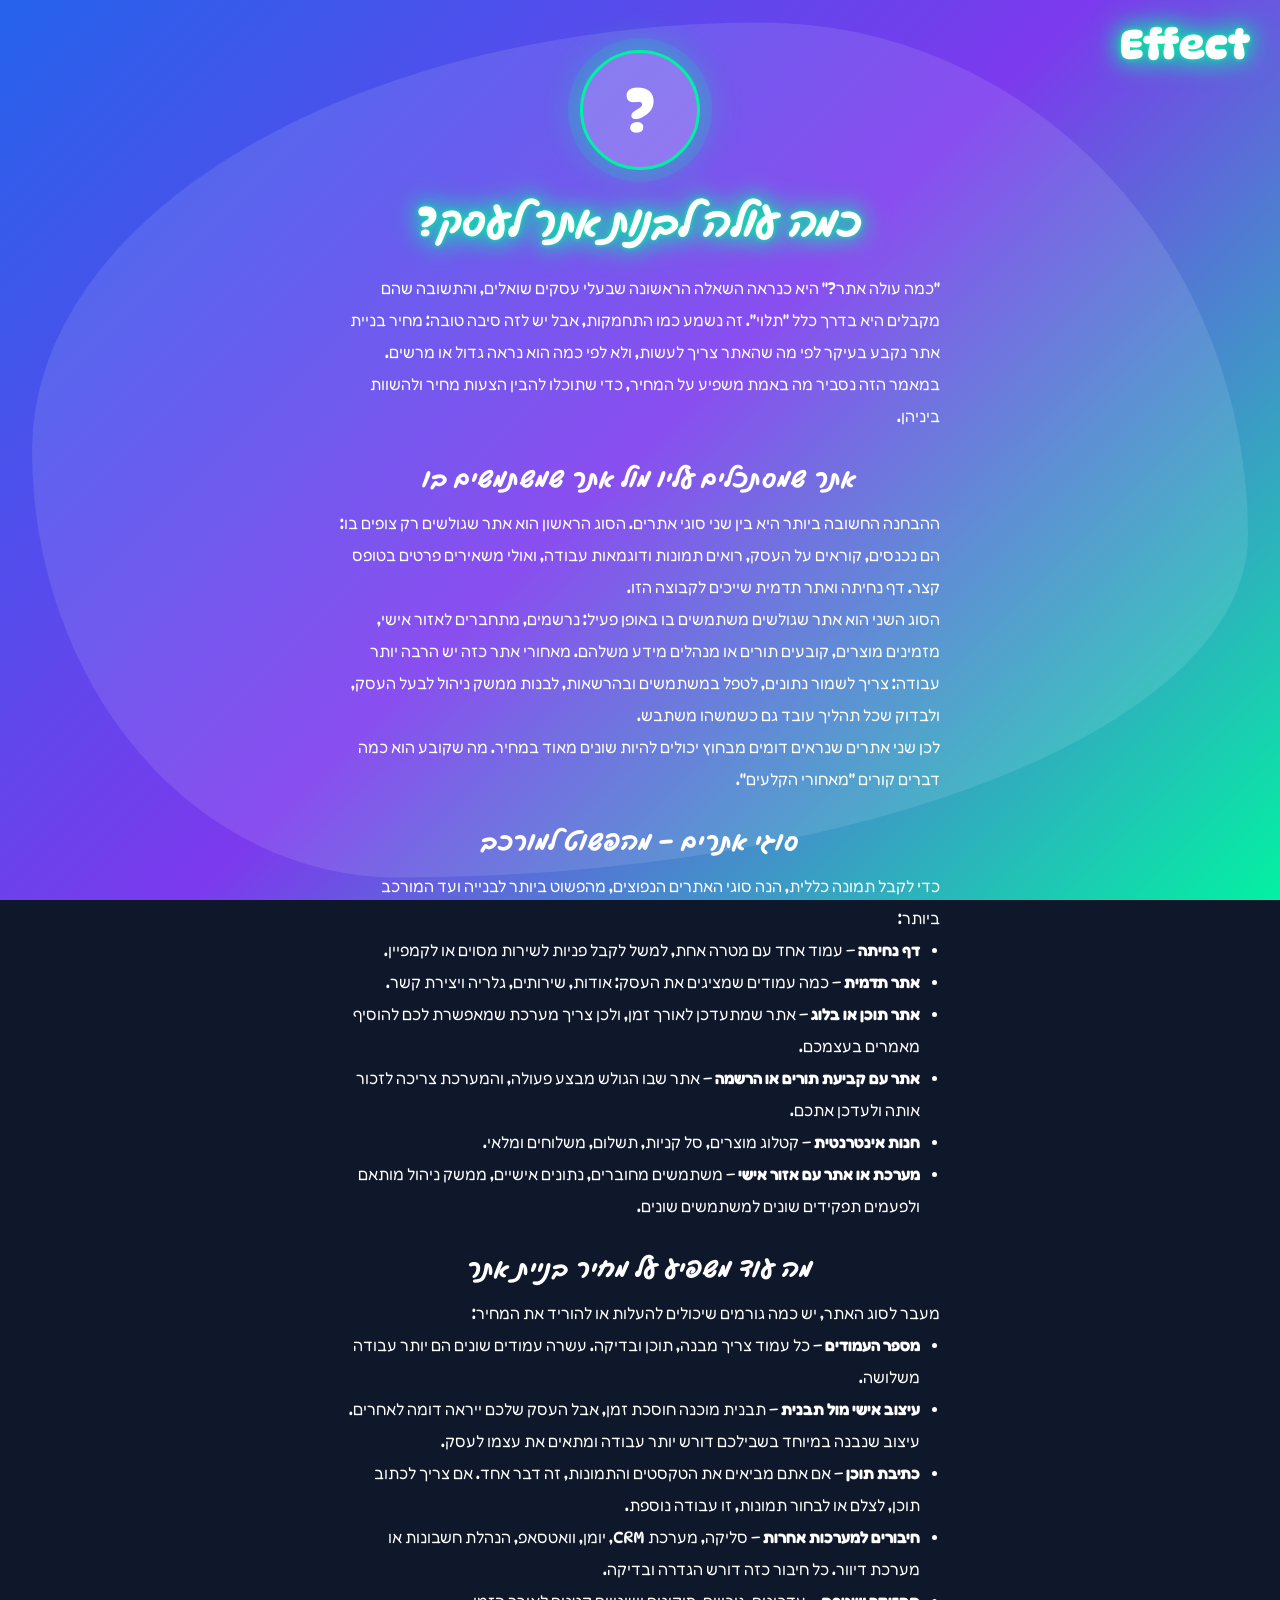
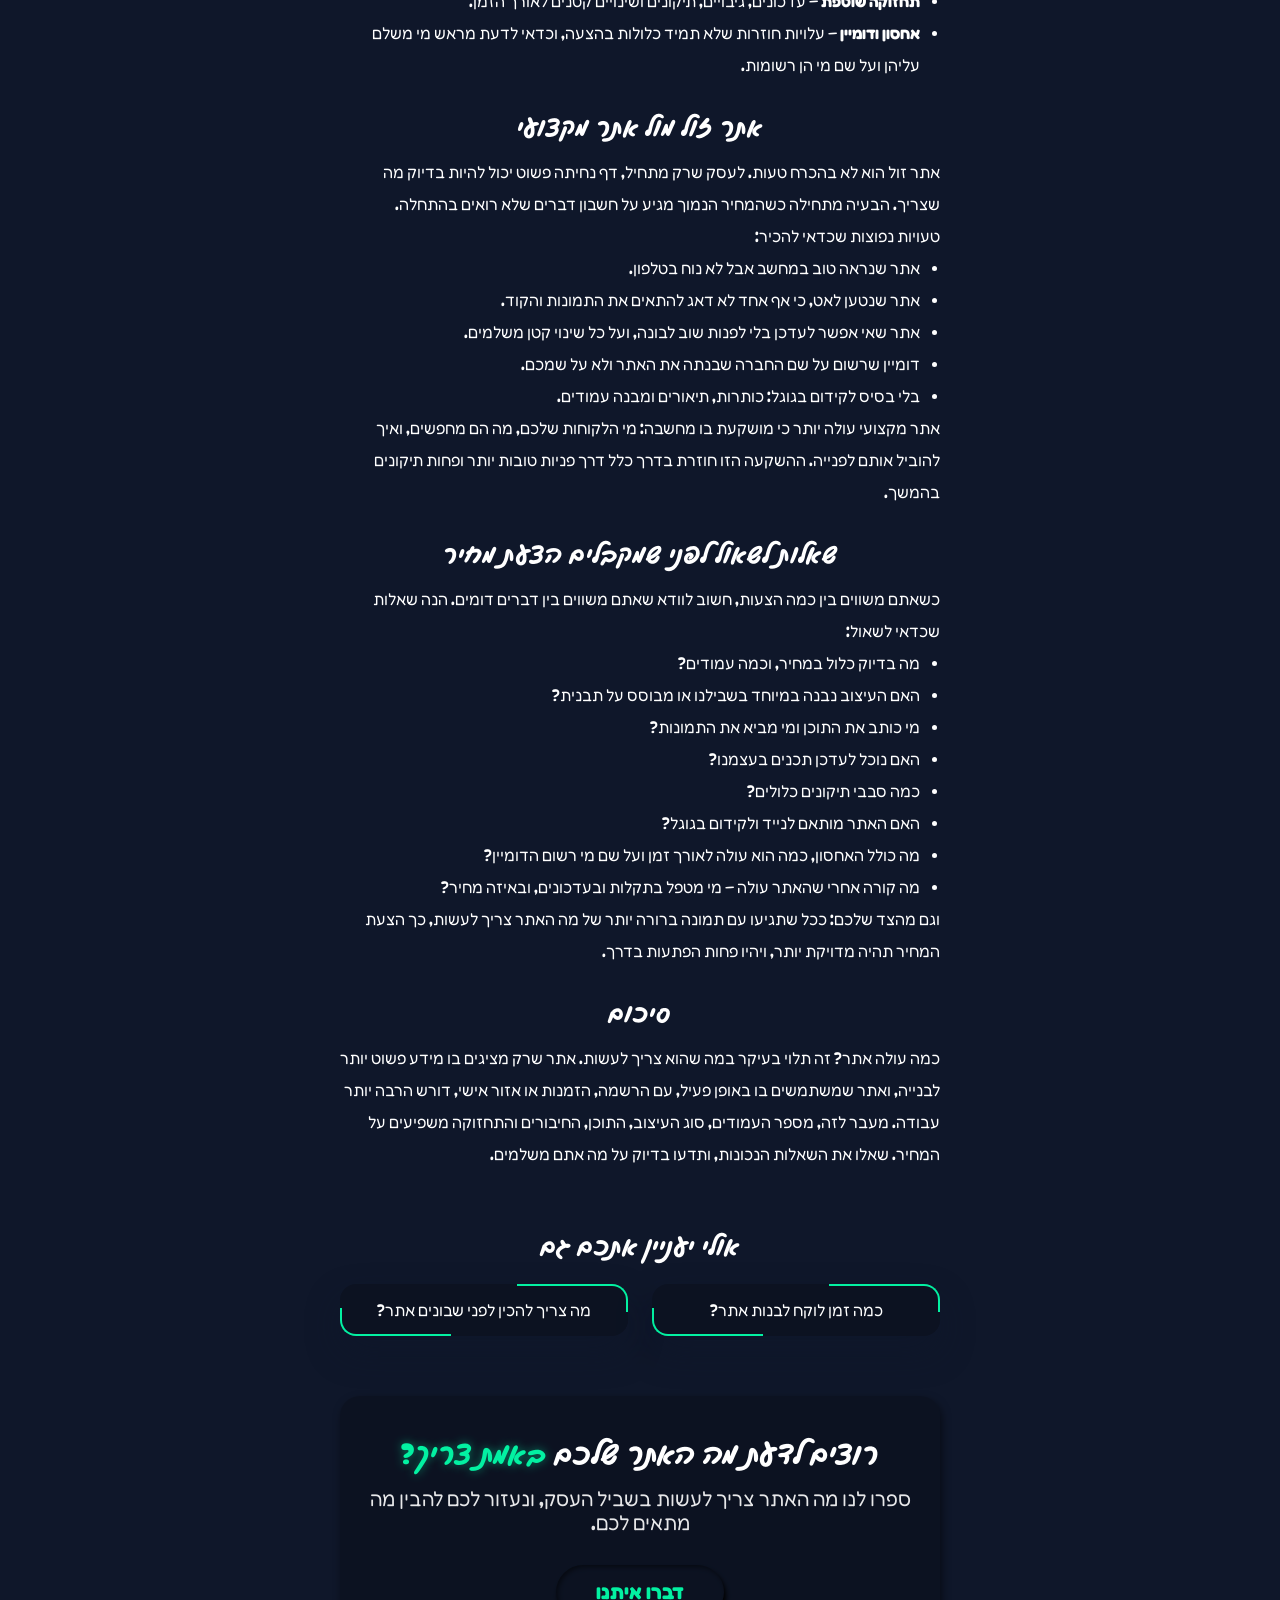
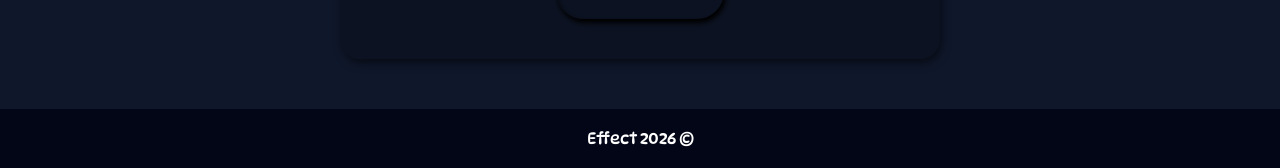
<file: blogs/blog-website-price.html>
<!DOCTYPE html>
<html lang="he" dir="rtl">

<head>
    <meta charset="UTF-8">
    <meta http-equiv="X-UA-Compatible" content="IE=edge">
    <meta name="viewport" content="width=device-width, initial-scale=1.0">

    <title>כמה עולה אתר לעסק? מה קובע את מחיר בניית אתר - Effect</title>

    <meta name="description"
        content="כמה עולה אתר לעסק? מחיר בניית אתר תלוי בעיקר במה שהאתר צריך לעשות. סוגי אתרים, מה משפיע על המחיר ואילו שאלות לשאול לפני הצעת מחיר.">

    <meta name="robots" content="index, follow">
    <meta name="author" content="בלימי שטינברג">

    <link rel="canonical" href="https://blimy-shteinberg.netlify.app/blogs/blog-website-price.html">

    <meta property="og:title" content="כמה עולה לבנות אתר לעסק?">

    <meta property="og:description" content="מה באמת קובע את מחיר בניית אתר, ואיך משווים בין הצעות מחיר בלי להתבלבל.">

    <meta property="og:type" content="article">

    <link href="https://fonts.googleapis.com/css2?family=DynaPuff:wght@400;500;700&display=swap" rel="stylesheet">
    <link href="https://fonts.googleapis.com/css2?family=Fredoka:wght@300;400;500;600;700&display=swap" rel="stylesheet">

    <link rel="stylesheet" href="../css/styles.css">
    <link rel="stylesheet" href="../css/blogs.css">

    <link rel="icon" href="/images/favicon.png" sizes="192x192" type="image/png">
    <link rel="apple-touch-icon" href="/images/favicon.png">

    <script type="application/ld+json">
    {
      "@context":"https://schema.org",
      "@type":"Article",
      "headline":"כמה עולה לבנות אתר לעסק?",
      "author":{
        "@type":"Person",
        "name":"בלימי שטינברג"
      },
      "publisher":{
        "@type":"Organization",
        "name":"Effect"
      }
    }
    </script>

</head>

<body>

    <div class="background"></div>

    <nav>
        <a href="../index.html" class="blog-effect-title hero-title scrolled">
            Effect
        </a>
    </nav>

    <div class="blog">
        <div class="blog-faq-icon" aria-hidden="true">?</div>

        <h1 class="blog-title">
            כמה עולה לבנות אתר לעסק?
        </h1>

        <p class="blog-text">
            "כמה עולה אתר?" היא כנראה השאלה הראשונה שבעלי עסקים שואלים,
            והתשובה שהם מקבלים היא בדרך כלל "תלוי".
            זה נשמע כמו התחמקות, אבל יש לזה סיבה טובה:
            מחיר בניית אתר נקבע בעיקר לפי מה שהאתר צריך לעשות,
            ולא לפי כמה הוא נראה גדול או מרשים.
            במאמר הזה נסביר מה באמת משפיע על המחיר,
            כדי שתוכלו להבין הצעות מחיר ולהשוות ביניהן.
        </p>

        <h2>אתר שמסתכלים עליו מול אתר שמשתמשים בו</h2>

        <p class="blog-text">
            ההבחנה החשובה ביותר היא בין שני סוגי אתרים.
            הסוג הראשון הוא אתר שגולשים רק צופים בו:
            הם נכנסים, קוראים על העסק, רואים תמונות ודוגמאות עבודה,
            ואולי משאירים פרטים בטופס קצר.
            דף נחיתה ואתר תדמית שייכים לקבוצה הזו.
        </p>

        <p class="blog-text">
            הסוג השני הוא אתר שגולשים משתמשים בו באופן פעיל:
            נרשמים, מתחברים לאזור אישי, מזמינים מוצרים, קובעים תורים
            או מנהלים מידע משלהם.
            מאחורי אתר כזה יש הרבה יותר עבודה:
            צריך לשמור נתונים, לטפל במשתמשים ובהרשאות,
            לבנות ממשק ניהול לבעל העסק,
            ולבדוק שכל תהליך עובד גם כשמשהו משתבש.
        </p>

        <p class="blog-text">
            לכן שני אתרים שנראים דומים מבחוץ יכולים להיות שונים מאוד במחיר.
            מה שקובע הוא כמה דברים קורים "מאחורי הקלעים".
        </p>

        <h2>סוגי אתרים – מהפשוט למורכב</h2>

        <p class="blog-text">
            כדי לקבל תמונה כללית, הנה סוגי האתרים הנפוצים,
            מהפשוט ביותר לבנייה ועד המורכב ביותר:
        </p>

        <ul class="blog-list">
            <li><strong>דף נחיתה</strong> – עמוד אחד עם מטרה אחת, למשל לקבל פניות לשירות מסוים או לקמפיין.</li>
            <li><strong>אתר תדמית</strong> – כמה עמודים שמציגים את העסק: אודות, שירותים, גלריה ויצירת קשר.</li>
            <li><strong>אתר תוכן או בלוג</strong> – אתר שמתעדכן לאורך זמן, ולכן צריך מערכת שמאפשרת לכם להוסיף מאמרים בעצמכם.</li>
            <li><strong>אתר עם קביעת תורים או הרשמה</strong> – אתר שבו הגולש מבצע פעולה, והמערכת צריכה לזכור אותה ולעדכן אתכם.</li>
            <li><strong>חנות אינטרנטית</strong> – קטלוג מוצרים, סל קניות, תשלום, משלוחים ומלאי.</li>
            <li><strong>מערכת או אתר עם אזור אישי</strong> – משתמשים מחוברים, נתונים אישיים, ממשק ניהול מותאם ולפעמים תפקידים שונים למשתמשים שונים.</li>
        </ul>

        <h2>מה עוד משפיע על מחיר בניית אתר</h2>

        <p class="blog-text">
            מעבר לסוג האתר, יש כמה גורמים שיכולים להעלות או להוריד את המחיר:
        </p>

        <ul class="blog-list">
            <li><strong>מספר העמודים</strong> – כל עמוד צריך מבנה, תוכן ובדיקה. עשרה עמודים שונים הם יותר עבודה משלושה.</li>
            <li><strong>עיצוב אישי מול תבנית</strong> – תבנית מוכנה חוסכת זמן, אבל העסק שלכם ייראה דומה לאחרים. עיצוב שנבנה במיוחד בשבילכם דורש יותר עבודה ומתאים את עצמו לעסק.</li>
            <li><strong>כתיבת תוכן</strong> – אם אתם מביאים את הטקסטים והתמונות, זה דבר אחד. אם צריך לכתוב תוכן, לצלם או לבחור תמונות, זו עבודה נוספת.</li>
            <li><strong>חיבורים למערכות אחרות</strong> – סליקה, מערכת CRM, יומן, וואטסאפ, הנהלת חשבונות או מערכת דיוור. כל חיבור כזה דורש הגדרה ובדיקה.</li>
            <li><strong>תחזוקה שוטפת</strong> – עדכונים, גיבויים, תיקונים ושינויים קטנים לאורך הזמן.</li>
            <li><strong>אחסון ודומיין</strong> – עלויות חוזרות שלא תמיד כלולות בהצעה, וכדאי לדעת מראש מי משלם עליהן ועל שם מי הן רשומות.</li>
        </ul>

        <h2>אתר זול מול אתר מקצועי</h2>

        <p class="blog-text">
            אתר זול הוא לא בהכרח טעות.
            לעסק שרק מתחיל, דף נחיתה פשוט יכול להיות בדיוק מה שצריך.
            הבעיה מתחילה כשהמחיר הנמוך מגיע על חשבון דברים שלא רואים בהתחלה.
        </p>

        <p class="blog-text">
            טעויות נפוצות שכדאי להכיר:
        </p>

        <ul class="blog-list">
            <li>אתר שנראה טוב במחשב אבל לא נוח בטלפון.</li>
            <li>אתר שנטען לאט, כי אף אחד לא דאג להתאים את התמונות והקוד.</li>
            <li>אתר שאי אפשר לעדכן בלי לפנות שוב לבונה, ועל כל שינוי קטן משלמים.</li>
            <li>דומיין שרשום על שם החברה שבנתה את האתר ולא על שמכם.</li>
            <li>בלי בסיס לקידום בגוגל: כותרות, תיאורים ומבנה עמודים.</li>
        </ul>

        <p class="blog-text">
            אתר מקצועי עולה יותר כי מושקעת בו מחשבה:
            מי הלקוחות שלכם, מה הם מחפשים, ואיך להוביל אותם לפנייה.
            ההשקעה הזו חוזרת בדרך כלל דרך פניות טובות יותר ופחות תיקונים בהמשך.
        </p>

        <h2>שאלות לשאול לפני שמקבלים הצעת מחיר</h2>

        <p class="blog-text">
            כשאתם משווים בין כמה הצעות, חשוב לוודא שאתם משווים בין דברים דומים.
            הנה שאלות שכדאי לשאול:
        </p>

        <ul class="blog-list">
            <li>מה בדיוק כלול במחיר, וכמה עמודים?</li>
            <li>האם העיצוב נבנה במיוחד בשבילנו או מבוסס על תבנית?</li>
            <li>מי כותב את התוכן ומי מביא את התמונות?</li>
            <li>האם נוכל לעדכן תכנים בעצמנו?</li>
            <li>כמה סבבי תיקונים כלולים?</li>
            <li>האם האתר מותאם לנייד ולקידום בגוגל?</li>
            <li>מה כולל האחסון, כמה הוא עולה לאורך זמן ועל שם מי רשום הדומיין?</li>
            <li>מה קורה אחרי שהאתר עולה – מי מטפל בתקלות ובעדכונים, ובאיזה מחיר?</li>
        </ul>

        <p class="blog-text">
            וגם מהצד שלכם: ככל שתגיעו עם תמונה ברורה יותר של מה האתר צריך לעשות,
            כך הצעת המחיר תהיה מדויקת יותר, ויהיו פחות הפתעות בדרך.
        </p>

        <h2>סיכום</h2>

        <p class="blog-text">
            כמה עולה אתר? זה תלוי בעיקר במה שהוא צריך לעשות.
            אתר שרק מציגים בו מידע פשוט יותר לבנייה,
            ואתר שמשתמשים בו באופן פעיל, עם הרשמה, הזמנות או אזור אישי,
            דורש הרבה יותר עבודה.
            מעבר לזה, מספר העמודים, סוג העיצוב, התוכן, החיבורים והתחזוקה משפיעים על המחיר.
            שאלו את השאלות הנכונות, ותדעו בדיוק על מה אתם משלמים.
        </p>

        <div class="blog-related">
            <p class="blog-related-title">אולי יעניין אתכם גם</p>
            <div class="blog-related-links">
                <a href="blog-website-time.html" class="blog-related-link">
                    <span class="blog-related-name">כמה זמן לוקח לבנות אתר?</span>
                </a>
                <a href="blog-website-preparation.html" class="blog-related-link">
                    <span class="blog-related-name">מה צריך להכין לפני שבונים אתר?</span>
                </a>
            </div>
        </div>

        <div class="blog-cta">
            <p class="blog-cta-title">רוצים לדעת מה האתר שלכם <span>באמת צריך?</span></p>
            <p class="blog-cta-text">ספרו לנו מה האתר צריך לעשות בשביל העסק, ונעזור לכם להבין מה מתאים לכם.</p>
            <a href="../index.html#contact-form" class="btn blog-cta-btn">דברו איתנו</a>
        </div>

    </div>

    <footer>
        <a href="../index.html">
            © Effect 2026
        </a>
    </footer>

    <script src="../js/back-to-top.js"></script>

</body>

</html>
</file>
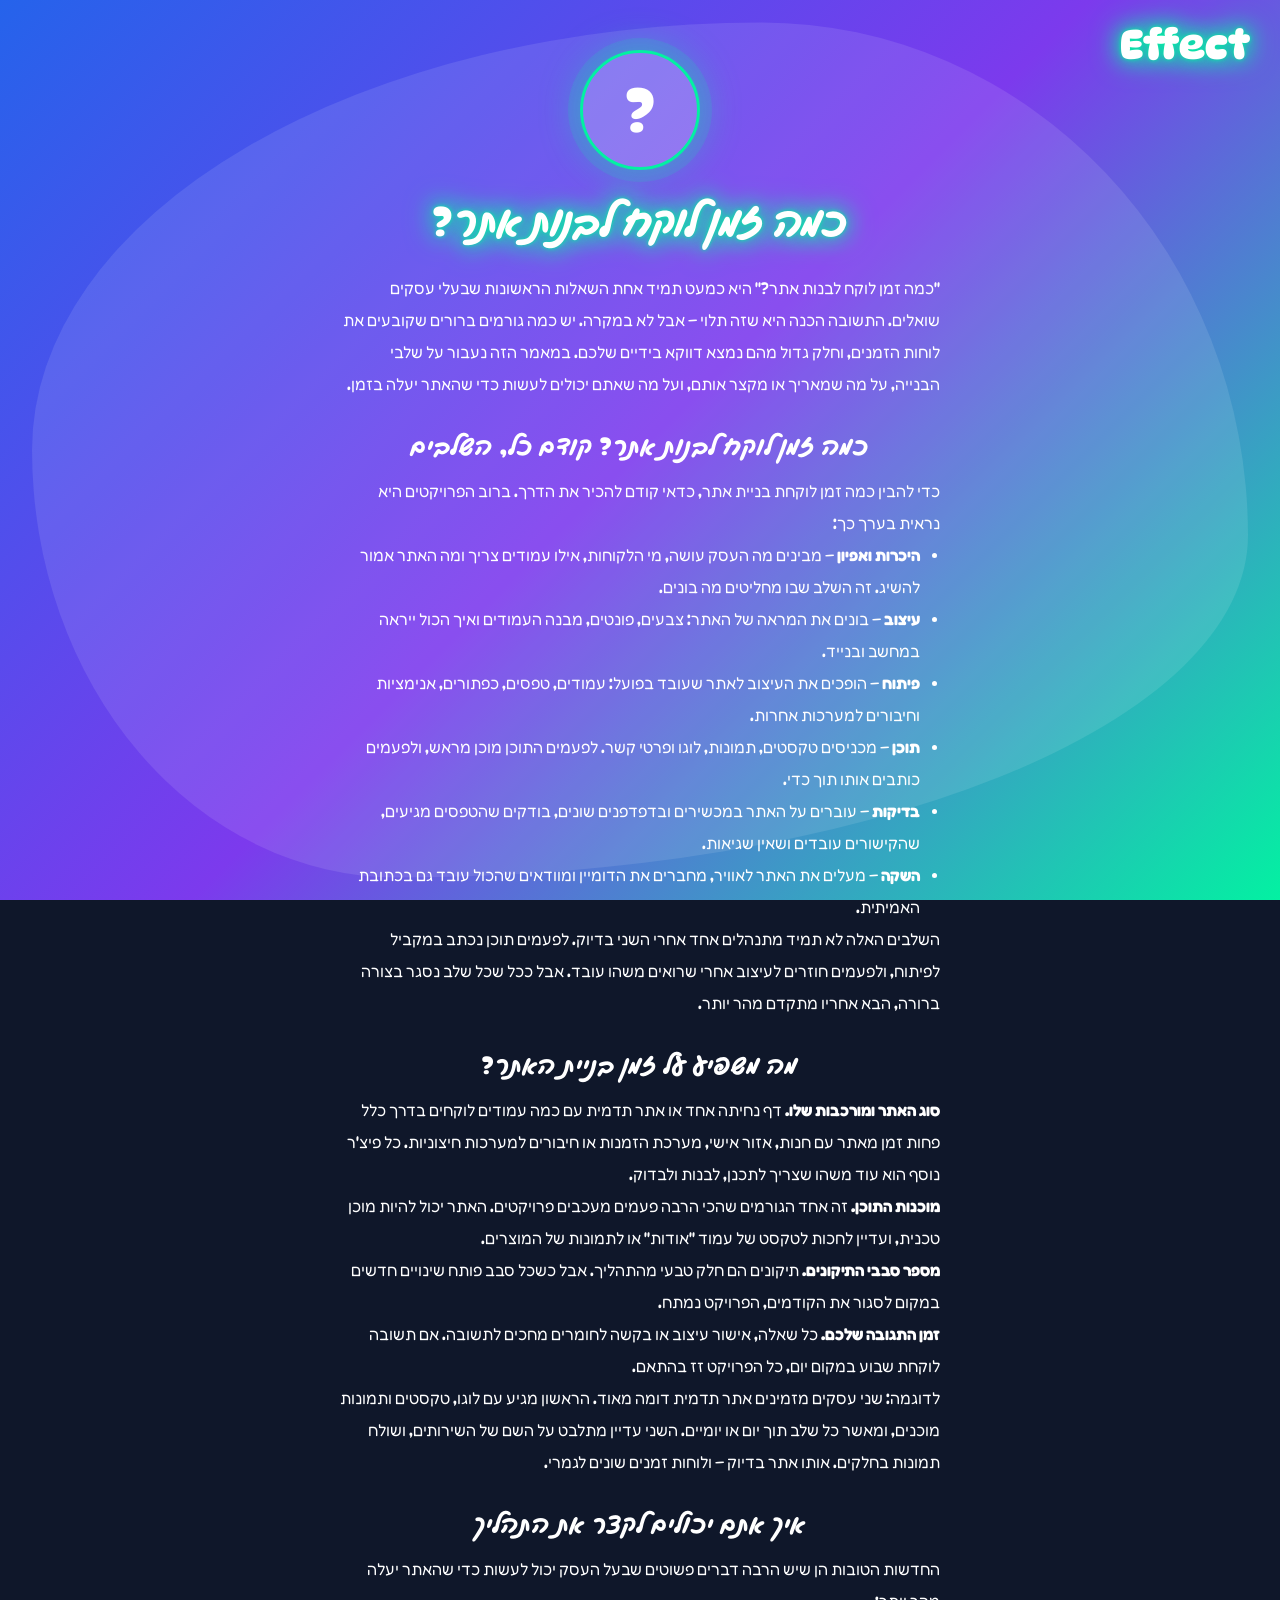
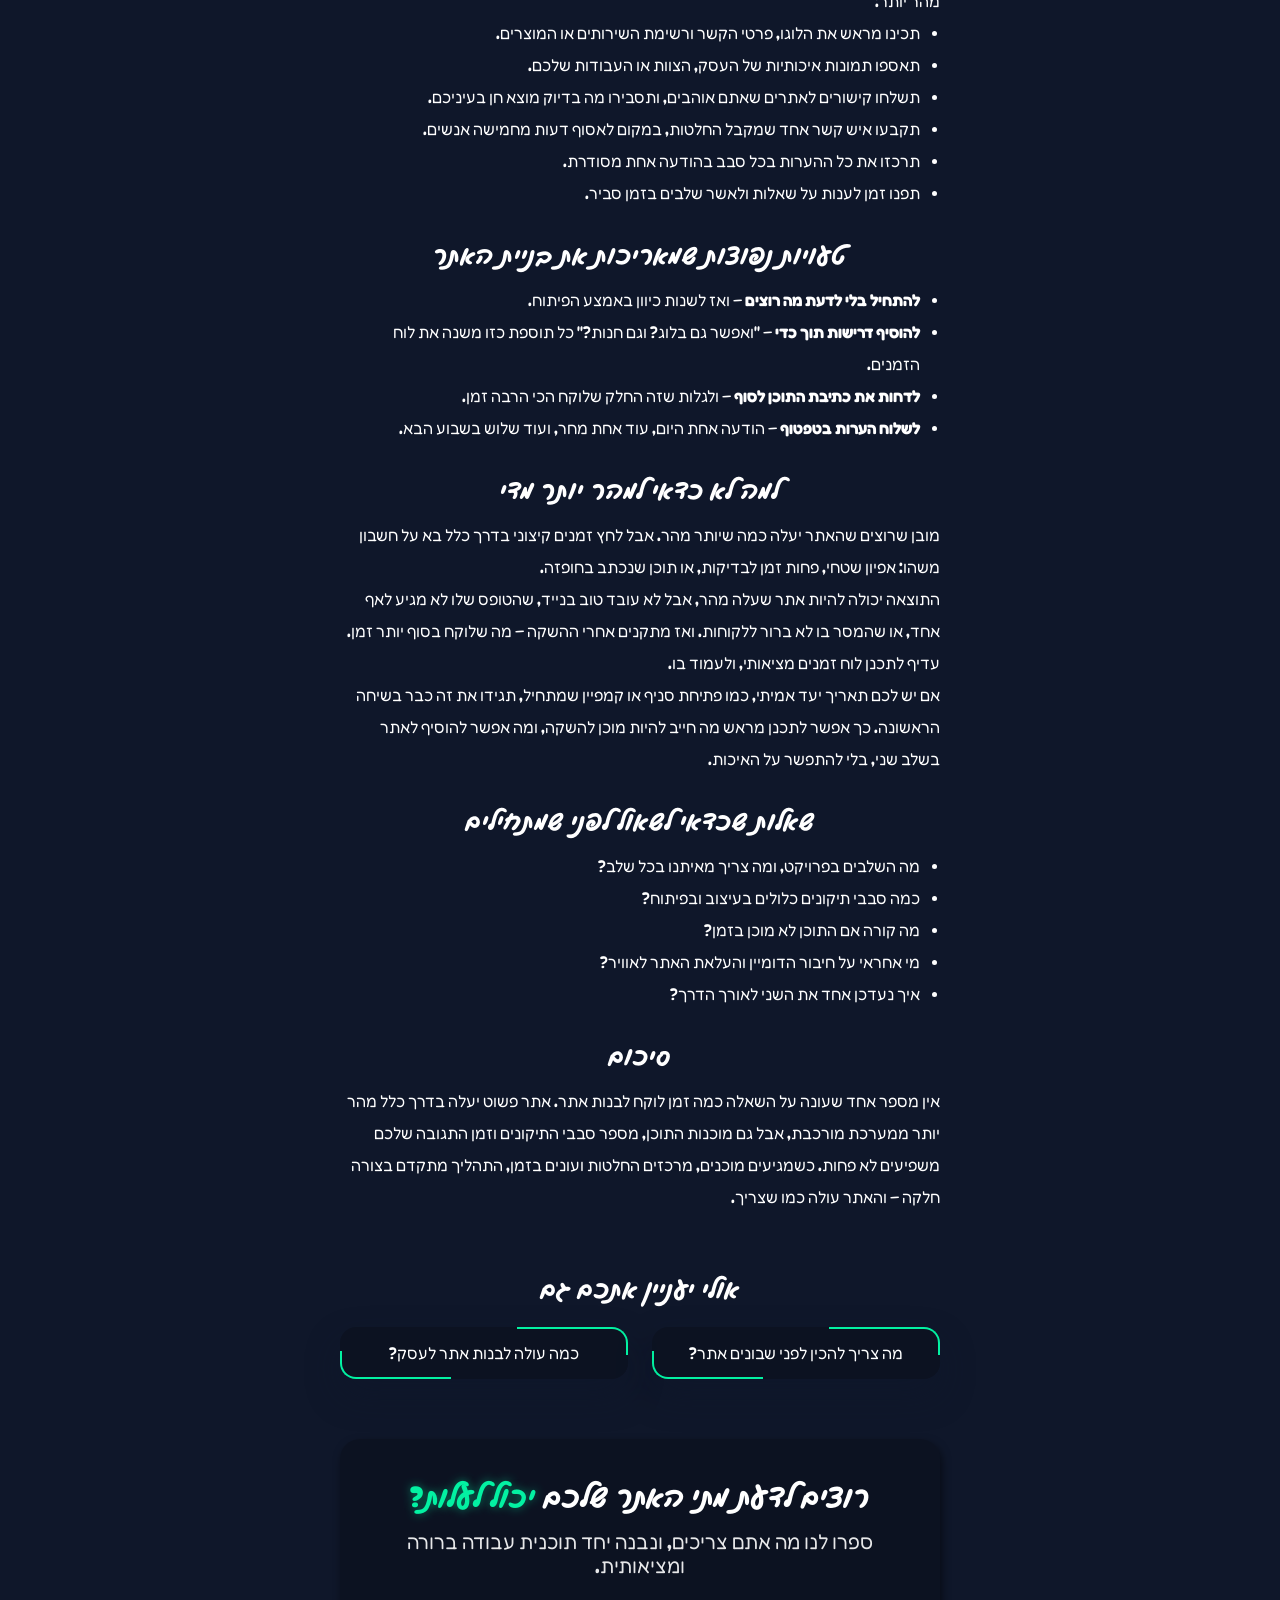
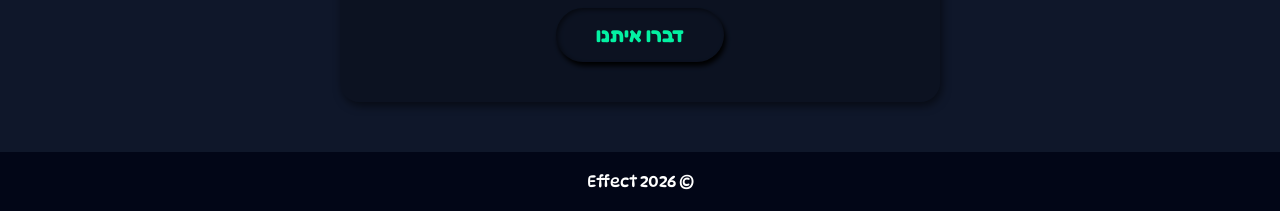
<file: blogs/blog-website-time.html>
<!DOCTYPE html>
<html lang="he" dir="rtl">

<head>
    <meta charset="UTF-8">
    <meta http-equiv="X-UA-Compatible" content="IE=edge">
    <meta name="viewport" content="width=device-width, initial-scale=1.0">

    <title>כמה זמן לוקח לבנות אתר? שלבים, לוחות זמנים ומה משפיע - Effect</title>

    <meta name="description"
        content="כמה זמן לוקח לבנות אתר? כל שלבי הבנייה מאפיון ועד השקה, מה מאריך או מקצר את התהליך, ואיך אתם יכולים לעזור לאתר לעלות מהר יותר.">

    <meta name="robots" content="index, follow">
    <meta name="author" content="בלימי שטינברג">

    <link rel="canonical" href="https://blimy-shteinberg.netlify.app/blogs/blog-website-time.html">

    <meta property="og:title" content="כמה זמן לוקח לבנות אתר?">

    <meta property="og:description" content="השלבים בבניית אתר, מה משפיע על לוחות הזמנים ואיך לקצר את התהליך בלי לפגוע בתוצאה.">

    <meta property="og:type" content="article">

    <link href="https://fonts.googleapis.com/css2?family=DynaPuff:wght@400;500;700&display=swap" rel="stylesheet">
    <link href="https://fonts.googleapis.com/css2?family=Fredoka:wght@300;400;500;600;700&display=swap" rel="stylesheet">

    <link rel="stylesheet" href="../css/styles.css">
    <link rel="stylesheet" href="../css/blogs.css">

    <link rel="icon" href="/images/favicon.png" sizes="192x192" type="image/png">
    <link rel="apple-touch-icon" href="/images/favicon.png">

    <script type="application/ld+json">
    {
      "@context":"https://schema.org",
      "@type":"Article",
      "headline":"כמה זמן לוקח לבנות אתר?",
      "author":{
        "@type":"Person",
        "name":"בלימי שטינברג"
      },
      "publisher":{
        "@type":"Organization",
        "name":"Effect"
      }
    }
    </script>

</head>

<body>

    <div class="background"></div>

    <nav>
        <a href="../index.html" class="blog-effect-title hero-title scrolled">
            Effect
        </a>
    </nav>

    <div class="blog">
        <div class="blog-faq-icon" aria-hidden="true">?</div>

        <h1 class="blog-title">
            כמה זמן לוקח לבנות אתר?
        </h1>

        <p class="blog-text">
            "כמה זמן לוקח לבנות אתר?" היא כמעט תמיד אחת השאלות הראשונות שבעלי עסקים שואלים.
            התשובה הכנה היא שזה תלוי – אבל לא במקרה.
            יש כמה גורמים ברורים שקובעים את לוחות הזמנים,
            וחלק גדול מהם נמצא דווקא בידיים שלכם.
            במאמר הזה נעבור על שלבי הבנייה, על מה שמאריך או מקצר אותם,
            ועל מה שאתם יכולים לעשות כדי שהאתר יעלה בזמן.
        </p>

        <h2>כמה זמן לוקח לבנות אתר? קודם כל, השלבים</h2>

        <p class="blog-text">
            כדי להבין כמה זמן לוקחת בניית אתר, כדאי קודם להכיר את הדרך.
            ברוב הפרויקטים היא נראית בערך כך:
        </p>

        <ul class="blog-list">
            <li><strong>היכרות ואפיון</strong> – מבינים מה העסק עושה, מי הלקוחות, אילו עמודים צריך ומה האתר אמור להשיג. זה השלב שבו מחליטים מה בונים.</li>
            <li><strong>עיצוב</strong> – בונים את המראה של האתר: צבעים, פונטים, מבנה העמודים ואיך הכול ייראה במחשב ובנייד.</li>
            <li><strong>פיתוח</strong> – הופכים את העיצוב לאתר שעובד בפועל: עמודים, טפסים, כפתורים, אנימציות וחיבורים למערכות אחרות.</li>
            <li><strong>תוכן</strong> – מכניסים טקסטים, תמונות, לוגו ופרטי קשר. לפעמים התוכן מוכן מראש, ולפעמים כותבים אותו תוך כדי.</li>
            <li><strong>בדיקות</strong> – עוברים על האתר במכשירים ובדפדפנים שונים, בודקים שהטפסים מגיעים, שהקישורים עובדים ושאין שגיאות.</li>
            <li><strong>השקה</strong> – מעלים את האתר לאוויר, מחברים את הדומיין ומוודאים שהכול עובד גם בכתובת האמיתית.</li>
        </ul>

        <p class="blog-text">
            השלבים האלה לא תמיד מתנהלים אחד אחרי השני בדיוק.
            לפעמים תוכן נכתב במקביל לפיתוח, ולפעמים חוזרים לעיצוב אחרי שרואים משהו עובד.
            אבל ככל שכל שלב נסגר בצורה ברורה, הבא אחריו מתקדם מהר יותר.
        </p>

        <h2>מה משפיע על זמן בניית האתר?</h2>

        <p class="blog-text">
            <strong>סוג האתר ומורכבות שלו.</strong>
            דף נחיתה אחד או אתר תדמית עם כמה עמודים לוקחים בדרך כלל פחות זמן
            מאתר עם חנות, אזור אישי, מערכת הזמנות או חיבורים למערכות חיצוניות.
            כל פיצ'ר נוסף הוא עוד משהו שצריך לתכנן, לבנות ולבדוק.
        </p>

        <p class="blog-text">
            <strong>מוכנות התוכן.</strong>
            זה אחד הגורמים שהכי הרבה פעמים מעכבים פרויקטים.
            האתר יכול להיות מוכן טכנית, ועדיין לחכות לטקסט של עמוד "אודות"
            או לתמונות של המוצרים.
        </p>

        <p class="blog-text">
            <strong>מספר סבבי התיקונים.</strong>
            תיקונים הם חלק טבעי מהתהליך. אבל כשכל סבב פותח שינויים חדשים
            במקום לסגור את הקודמים, הפרויקט נמתח.
        </p>

        <p class="blog-text">
            <strong>זמן התגובה שלכם.</strong>
            כל שאלה, אישור עיצוב או בקשה לחומרים מחכים לתשובה.
            אם תשובה לוקחת שבוע במקום יום, כל הפרויקט זז בהתאם.
        </p>

        <p class="blog-text">
            לדוגמה: שני עסקים מזמינים אתר תדמית דומה מאוד.
            הראשון מגיע עם לוגו, טקסטים ותמונות מוכנים, ומאשר כל שלב תוך יום או יומיים.
            השני עדיין מתלבט על השם של השירותים, ושולח תמונות בחלקים.
            אותו אתר בדיוק – ולוחות זמנים שונים לגמרי.
        </p>

        <h2>איך אתם יכולים לקצר את התהליך</h2>

        <p class="blog-text">
            החדשות הטובות הן שיש הרבה דברים פשוטים שבעל העסק יכול לעשות
            כדי שהאתר יעלה מהר יותר:
        </p>

        <ul class="blog-list">
            <li>תכינו מראש את הלוגו, פרטי הקשר ורשימת השירותים או המוצרים.</li>
            <li>תאספו תמונות איכותיות של העסק, הצוות או העבודות שלכם.</li>
            <li>תשלחו קישורים לאתרים שאתם אוהבים, ותסבירו מה בדיוק מוצא חן בעיניכם.</li>
            <li>תקבעו איש קשר אחד שמקבל החלטות, במקום לאסוף דעות מחמישה אנשים.</li>
            <li>תרכזו את כל ההערות בכל סבב בהודעה אחת מסודרת.</li>
            <li>תפנו זמן לענות על שאלות ולאשר שלבים בזמן סביר.</li>
        </ul>

        <h2>טעויות נפוצות שמאריכות את בניית האתר</h2>

        <ul class="blog-list">
            <li><strong>להתחיל בלי לדעת מה רוצים</strong> – ואז לשנות כיוון באמצע הפיתוח.</li>
            <li><strong>להוסיף דרישות תוך כדי</strong> – "ואפשר גם בלוג? וגם חנות?" כל תוספת כזו משנה את לוח הזמנים.</li>
            <li><strong>לדחות את כתיבת התוכן לסוף</strong> – ולגלות שזה החלק שלוקח הכי הרבה זמן.</li>
            <li><strong>לשלוח הערות בטפטוף</strong> – הודעה אחת היום, עוד אחת מחר, ועוד שלוש בשבוע הבא.</li>
        </ul>

        <h2>למה לא כדאי למהר יותר מדי</h2>

        <p class="blog-text">
            מובן שרוצים שהאתר יעלה כמה שיותר מהר. אבל לחץ זמנים קיצוני
            בדרך כלל בא על חשבון משהו: אפיון שטחי, פחות זמן לבדיקות,
            או תוכן שנכתב בחופזה.
        </p>

        <p class="blog-text">
            התוצאה יכולה להיות אתר שעלה מהר, אבל לא עובד טוב בנייד,
            שהטופס שלו לא מגיע לאף אחד, או שהמסר בו לא ברור ללקוחות.
            ואז מתקנים אחרי ההשקה – מה שלוקח בסוף יותר זמן.
            עדיף לתכנן לוח זמנים מציאותי, ולעמוד בו.
        </p>

        <p class="blog-text">
            אם יש לכם תאריך יעד אמיתי, כמו פתיחת סניף או קמפיין שמתחיל,
            תגידו את זה כבר בשיחה הראשונה. כך אפשר לתכנן מראש מה חייב להיות מוכן להשקה,
            ומה אפשר להוסיף לאתר בשלב שני, בלי להתפשר על האיכות.
        </p>

        <h2>שאלות שכדאי לשאול לפני שמתחילים</h2>

        <ul class="blog-list">
            <li>מה השלבים בפרויקט, ומה צריך מאיתנו בכל שלב?</li>
            <li>כמה סבבי תיקונים כלולים בעיצוב ובפיתוח?</li>
            <li>מה קורה אם התוכן לא מוכן בזמן?</li>
            <li>מי אחראי על חיבור הדומיין והעלאת האתר לאוויר?</li>
            <li>איך נעדכן אחד את השני לאורך הדרך?</li>
        </ul>

        <h2>סיכום</h2>

        <p class="blog-text">
            אין מספר אחד שעונה על השאלה כמה זמן לוקח לבנות אתר.
            אתר פשוט יעלה בדרך כלל מהר יותר ממערכת מורכבת,
            אבל גם מוכנות התוכן, מספר סבבי התיקונים וזמן התגובה שלכם
            משפיעים לא פחות. כשמגיעים מוכנים, מרכזים החלטות ועונים בזמן,
            התהליך מתקדם בצורה חלקה – והאתר עולה כמו שצריך.
        </p>

        <div class="blog-related">
            <p class="blog-related-title">אולי יעניין אתכם גם</p>
            <div class="blog-related-links">
                <a href="blog-website-preparation.html" class="blog-related-link">
                    <span class="blog-related-name">מה צריך להכין לפני שבונים אתר?</span>
                </a>
                <a href="blog-website-price.html" class="blog-related-link">
                    <span class="blog-related-name">כמה עולה לבנות אתר לעסק?</span>
                </a>
            </div>
        </div>

        <div class="blog-cta">
            <p class="blog-cta-title">רוצים לדעת מתי האתר שלכם <span>יכול לעלות?</span></p>
            <p class="blog-cta-text">ספרו לנו מה אתם צריכים, ונבנה יחד תוכנית עבודה ברורה ומציאותית.</p>
            <a href="../index.html#contact-form" class="btn blog-cta-btn">דברו איתנו</a>
        </div>

    </div>

    <footer>
        <a href="../index.html">
            © Effect 2026
        </a>
    </footer>

    <script src="../js/back-to-top.js"></script>

</body>

</html>
</file>
<file: css/styles.css>
@font-face {
    font-family: 'GveretLevin';
    src: url('../fonts/GveretLevinAlefAlefAlef-Regular.otf') format('opentype');
}

:root {
    --green: #03f1a2;
    --blue: #2563eb;
    --purple: #7c3aed;
    /* --orange: #ff9900; */
}

* {
    margin: 0;
    padding: 0;
    box-sizing: border-box;
}

/* פונט ברירת מחדל - טקסט לקריאה */
body {
    font-family:
        'DynaPuff',
        'Fredoka',
        sans-serif;
}

button,
input,
textarea,
select {
    font-family: inherit;
}

/* פונט לכותרות וטקסטים גדולים */
h1,
h2,
h3,
.hero-text,
.header-p,
.step-circle .number,
.step-circle .text,
.feature-number,
.final-cta-small,
.final-cta-highlight,
.blog-cta-title,
.blog-related-title {
    font-family:
        'DynaPuff',
        'GveretLevin',
        sans-serif;
    letter-spacing: 2px;
}

/* שאלות בכרטיסים - נשארות בפונט הקריא */
.faq-card-front h3 {
    font-family:
        'DynaPuff',
        'Fredoka',
        sans-serif;
    letter-spacing: normal;
}

body {
    background: #0f172a;
    color: white;
    overflow-x: hidden;
}

.background {
    height: 100vh;
    background: linear-gradient(135deg, var(--blue), var(--purple), var(--green));
    position: fixed;
    top: 0;
    left: 0;
    width: 100%;
    z-index: -1;
}

.background::before {
    content: "";
    position: absolute;
    width: 95%;
    height: 95%;
    top: 50%;
    left: 50%;
    transform: translate(-50%, -50%);
    background: rgba(255, 255, 255, 0.1);
    border-radius: 60% 40% 70% 30% / 50% 60% 40% 50%;
    z-index: 0;
}

header {
    display: flex;
    flex-direction: column;
    justify-content: center;
    align-items: center;
    text-align: center;
    gap: 30px;
    height: 100vh;
    height: 100svh;
    padding: 40px 20px;
}

.hero-title-wrapper {
    height: 160px;
}

.hero-title {
    font-size: 160px;
    text-shadow: none;
    animation: slideDown 1s ease forwards, glowDelay 3s ease forwards;
    transition: all 2s ease;
}

.hero-title.scrolled {
    position: fixed;
    top: 20px;
    right: 30px;
    font-size: 40px;
    z-index: 1000;
}

@keyframes glowDelay {

    0%,
    50% {
        text-shadow: 0 0 0px var(--green);
    }

    100% {
        text-shadow:
            0 0 20px var(--green),
            0 0 30px var(--green),
            0 0 4px var(--green);
    }
}

.signature-line {
    width: 100%;
    max-width: 700px;
    display: block;
    margin: auto;
    stroke-dasharray: 1000;
    stroke-dashoffset: 1000;
    animation: drawLine 6s ease forwards;
}

.signature-line path {
    stroke: var(--green);
}

@keyframes drawLine {
    to {
        stroke-dashoffset: 0;
    }
}

.header-p {
    font-size: 28px;
    animation: fadeIn 3s ease;
}

.hero-text {
    font-size: 44px;
    font-weight: 900;
    padding: 0 50px;
}

.effect_text .small_effect {
    text-shadow: 0 0 10px var(--green), 0 0 20px var(--green);
}

.steps {
    display: flex;
    justify-content: center;
    align-items: center;
    gap: 40px;
    margin: 100px 30px 150px;
    flex-wrap: wrap;
}

.step {
    position: relative;
}

.step-circle {
    width: 220px;
    height: 220px;
    background: rgba(0, 0, 0, 0.3);
    border-radius: 50% 60% 50% 60%;
    display: flex;
    justify-content: center;
    align-items: center;
    position: relative;
    backdrop-filter: blur(10px);
    transition: 0.4s;
    animation: float 4s ease-in-out infinite;
}

/* DARKER ON HOVER */
.step-circle:hover {
    transform: scale(1.08) rotate(2deg);
    background: rgba(0, 0, 0, 0.55);
}

/* GREEN BORDER ANIMATION */
.step-circle::before {
    content: "";
    position: absolute;
    inset: 0;
    border-radius: inherit;
    border: 4px solid var(--green);
    /* מסכה עם מעבר רך: במצב רגיל רואים רק קשת עליונה שדועכת בהדרגה */
    -webkit-mask-image: linear-gradient(to bottom, #000 0%, #000 50%, transparent 57%);
    mask-image: linear-gradient(to bottom, #000 0%, #000 50%, transparent 57%);
    -webkit-mask-size: 100% 300%;
    mask-size: 100% 300%;
    -webkit-mask-repeat: no-repeat;
    mask-repeat: no-repeat;
    -webkit-mask-position: 0 75%;
    mask-position: 0 75%;
    transition: -webkit-mask-position 0.7s ease, mask-position 0.7s ease;
}

/* במעבר - המסכה מחליקה למטה והמסגרת מתמלאת על כל העיגול */
.step-circle:hover::before {
    -webkit-mask-position: 0 0;
    mask-position: 0 0;
}

.text {
    font-size: 28px;
    font-weight: bold;
    text-align: center;
    transition: 0.4s;
}

.subtitle {
    position: absolute;
    bottom: 50px;
    padding: 0 10px;
    opacity: 0;
    transition: 0.4s;
    text-align: center;
    width: 80%;
}

.step-circle:hover .text {
    transform: translateY(-60%);
}

.step-circle:hover .subtitle {
    opacity: 1;
}

.number {
    position: absolute;
    top: -40px;
    right: -40px;
    width: 100px;
    height: 100px;
    border-radius: 60% 50% 60% 50%;
    display: flex;
    justify-content: center;
    align-items: center;
    font-weight: bold;
    font-size: 40px;
    box-shadow: 0 0 10px rgba(0, 0, 0, 0.3);
}

@keyframes float {

    0%,
    100% {
        transform: translateY(0);
    }

    50% {
        transform: translateY(-10px);
    }
}

.contact-div {
    display: flex;
    flex-direction: column;
    gap: 20px;
    align-items: center;
    font-size: 24px;
}

.btn {
    padding: 15px 40px;
    color: var(--green);
    border: none;
    box-shadow: 2px 4px 5px black, inset 2px 2px 5px rgba(0, 0, 0, 0.5);
    background-color: transparent;
    border-radius: 30px;
    cursor: pointer;
    font-weight: bold;
    transition: 0.3s;
    font-size: 20px;
}

.btn:hover {
    background-color: rgba(0, 0, 0, 0.3);
}

section {
    padding: 70px 40px;
    max-width: 1000px;
    width: calc(100% - 40px);
    margin: 0 auto 80px;
}

.section-title {
    width: fit-content;
    max-width: 100%;
    margin: 0 auto 70px;
    padding: 20px 40px;
    text-align: center;
    font-size: 20px;
    line-height: 1.3;
    color: #0f172a;
    background-color: white;
    border-radius: 40vh 20vh 40vh 20vh;
    box-shadow:
        0 18px 40px rgba(15, 23, 42, 0.35),
        0 0 30px rgba(3, 241, 162, 0.45);
}

/* קו אור ירוק שדועך - מסגרת בצורת הכותרת עם מעבר צבע */
.section-title::before {
    content: "";
    position: absolute;
    inset: -6px -10px -8px;
    padding: 2px 3px;
    border-radius: inherit;
    background: linear-gradient(120deg, var(--green) 0%, rgba(3, 241, 162, 0.6) 30%, transparent 65%);
    -webkit-mask: linear-gradient(#000 0 0) content-box, linear-gradient(#000 0 0);
    -webkit-mask-composite: xor;
    mask: linear-gradient(#000 0 0) content-box, linear-gradient(#000 0 0);
    mask-composite: exclude;
    filter: drop-shadow(0 0 6px rgba(3, 241, 162, 0.8));
    pointer-events: none;
}

section.services-section {
    max-width: 1100px;
}

.features-vertical {
    display: flex;
    flex-direction: column;
    gap: 120px;
    margin: auto;
    padding-top: 20px;
}

.feature-row {
    display: flex;
    align-items: center;
    justify-content: center;
    gap: 80px;
}

/* ימין */
.feature-row.right {
    flex-direction: row;
}

/* שמאל */
.feature-row.left {
    flex-direction: row-reverse;
}

.feature-card {
    width: 250px;
    height: 250px;
    flex-shrink: 0;
    display: flex;
    align-items: center;
    justify-content: center;
    transform: translateX(-100px);
    opacity: 0;
    transition: 1s;
    position: relative;
}

.feature-row.left .feature-card {
    transform: translateX(100px);
}

.feature-card.show,
.feature-row.left .feature-card.show {
    transform: translateX(0);
    opacity: 1;
}

.feature-card img {
    position: relative;
    width: 100%;
    max-height: 100%;
    object-fit: contain;
    filter: drop-shadow(0 0 25px rgba(3, 241, 162, 0.35)) drop-shadow(8px 16px 14px rgba(0, 0, 0, 0.6));
    animation: float 5s ease-in-out infinite;
    transition: filter 0.4s;
}

.feature-row.left .feature-card img {
    animation-delay: -2.5s;
}

.feature-card:hover img {
    filter: drop-shadow(0 0 40px rgba(3, 241, 162, 0.6)) drop-shadow(8px 16px 14px rgba(0, 0, 0, 0.6));
}

.feature-desc {
    max-width: 420px;
    font-size: 20px;
    line-height: 1.7;
}

.feature-number {
    display: block;
    font-size: 72px;
    font-weight: bold;
    line-height: 1;
    color: transparent;
    -webkit-text-stroke: 2px var(--green);
    margin-bottom: 10px;
}

.feature-title {
    font-size: 36px;
    color: var(--green);
    margin-bottom: 15px;
    line-height: 1.3;
}

.feature-desc p {
    margin-bottom: 25px;
}

.more-btn {
    display: inline-flex;
    align-items: center;
    gap: 8px;
    color: var(--green);
    padding: 12px 28px;
    border-radius: 50vh;
    text-decoration: none;
    font-weight: bold;
    box-shadow: 2px 4px 5px black, inset 2px 2px 5px rgba(0, 0, 0, 0.5);
    transition: 0.3s;
}

.more-btn:hover {
    background: rgba(0, 0, 0, 0.3);
}

.more-btn i {
    transition: transform 0.3s;
}

.more-btn:hover i {
    transform: translateX(-5px);
}

@media (prefers-reduced-motion: reduce) {
    .feature-card img {
        animation: none;
    }
}

.projects {
    display: flex;
    justify-content: center;
    flex-wrap: wrap;
    gap: 20px;
}

.project {
    flex: 1;
    min-width: 250px;
    max-width: 400px;
    background: rgba(0, 0, 0, 0.3);
    padding: 20px;
    border-radius: 15px;
    transition: 0.5s;
    display: flex;
    flex-direction: column;
    justify-content: space-between;
    gap: 30px;
    text-align: center;
    border: 2px transparent solid;
    color: white;
    text-decoration: none;
}

.project:hover {
    background-color: transparent;
    border: 2px white solid;
    transform: scale(1.05);
}

.project img {
    width: 100%;
}

form {
    display: flex;
    flex-direction: column;
    gap: 15px;
    max-width: 500px;
    margin: auto;
}

input,
textarea {
    padding: 15px;
    border-radius: 10px;
    border: none;
    outline: none;
    box-sizing: border-box;
    min-width: 0;
    background: linear-gradient(90deg, transparent 0%, white 90%);
    resize: none;
    width: 100%;
}

.input-wrapper {
    width: 100%;
    position: relative;
}

.input-wrapper i {
    position: absolute;
    top: 3px;
    right: 3px;
    border-radius: 40% 60% 40% 60%;
    width: 40px;
    height: 40px;
    display: flex;
    align-items: center;
    justify-content: center;
    font-size: 20px;
    background: linear-gradient(90deg, var(--purple) 0%, var(--green) 100%);
}


.input-wrapper i::after {
    content: "";
    position: absolute;
    inset: 0;
    background: rgba(255, 255, 255, 0.2);
}

.input-wrapper input,
.input-wrapper textarea {
    padding-right: 50px;
}

.form-button-wrapper {
    position: relative;
    text-align: center;
}

.form-button-wrapper button {
    width: 200px;
}

.form-button-wrapper i {
    font-size: 28px;
    position: absolute;
    bottom: -20px;
    right: calc(50% + 60px);
    color: black;
    animation: bounceHand 1s infinite ease-in-out;
}

footer {
    text-align: center;
    padding: 20px;
    background: #020617;
}

footer a {
    color: inherit;
    text-decoration: none;
}

.color-animation-text {
    background: linear-gradient(90deg,
            var(--green) 0%,
            var(--green) 50%,
            white 50%,
            white 100%);
    background-size: 200% 100%;
    background-position: 100% 0;
    background-clip: text;
    -webkit-text-fill-color: transparent;
    animation: revealGreen 4s ease forwards;
}

@keyframes revealGreen {
    0% {
        background-position: 100% 0;
    }

    100% {
        background-position: 0% 0;
    }
}

@keyframes slideDown {
    from {
        transform: translateY(-50px);
        opacity: 0;
    }

    to {
        transform: translateY(0);
        opacity: 1;
    }
}

@keyframes fadeIn {
    0% {
        opacity: 0;
    }

    50% {
        opacity: 0;
    }

    100% {
        opacity: 1;
    }
}

@media (max-width: 750px) {
    .step-circle {
        width: 160px;
        height: 160px;
    }

    .number {
        width: 80px;
        height: 80px;
        top: -30px;
        right: -30px;
    }

}

@media (max-width: 900px) {
    .features-vertical {
        gap: 90px;
    }

    .feature-row.right,
    .feature-row.left {
        flex-direction: column;
        gap: 40px;
    }

    .feature-card {
        width: min(340px, 85vw);
        height: min(300px, 75vw);
    }

    .feature-desc {
        text-align: center;
    }
}

@media (max-width: 600px) {
    .hero-title {
        font-size: 96px;
    }

    section {
        padding: 50px 20px;
        width: calc(100% - 24px);
        margin-bottom: 50px;
    }

    .section-title {
        font-size: 24px;
        padding: 16px 30px;
        margin-bottom: 40px;
    }

    .feature-number {
        font-size: 56px;
    }

    .feature-title {
        font-size: 32px;
    }

    .feature-desc {
        font-size: 20px;
    }
}

/* אייקון צף לכותרות הסקשנים */
.section-title {
    position: relative;
}

.title-icon {
    position: absolute;
    top: -34px;
    right: -30px;
    width: 58px;
    height: 58px;
    display: flex;
    align-items: center;
    justify-content: center;
    border-radius: 50%;
    background: linear-gradient(145deg, rgba(255, 255, 255, 0.28), rgba(255, 255, 255, 0.06));
    backdrop-filter: blur(8px);
    -webkit-backdrop-filter: blur(8px);
    border: 1px solid white;
    color: white;
    font-size: 24px;
    box-shadow:
        0 10px 25px rgba(15, 23, 42, 0.35),
        inset 0 1px 1px rgba(255, 255, 255, 0.4);
    transform: rotate(2deg);
    animation: iconFloat 6s ease-in-out infinite;
}

/* קשת אור ירוקה שדועכת סביב האייקון */
.title-icon::after {
    content: "";
    position: absolute;
    inset: -8px;
    padding: 2.5px 3px;
    border-radius: 50%;
    background: conic-gradient(from 290deg, transparent, var(--green) 15%, var(--green) 30%, transparent 55%);
    -webkit-mask: linear-gradient(#000 0 0) content-box, linear-gradient(#000 0 0);
    -webkit-mask-composite: xor;
    mask: linear-gradient(#000 0 0) content-box, linear-gradient(#000 0 0);
    mask-composite: exclude;
    filter: drop-shadow(0 0 4px rgba(3, 241, 162, 0.9));
    pointer-events: none;
}

@keyframes iconFloat {

    0%,
    100% {
        translate: 0 0;
    }

    50% {
        translate: 0 -8px;
    }
}

@media (max-width: 600px) {
    .title-icon {
        width: 46px;
        height: 46px;
        font-size: 20px;
        top: -26px;
        right: -16px;
    }

    .title-icon::after {
        inset: -5px;
        padding: 2px;
    }
}

@media (prefers-reduced-motion: reduce) {
    .title-icon {
        animation: none;
    }
}

/* כפתור חזרה לראש העמוד */
.back-to-top {
    position: fixed;
    bottom: 28px;
    right: 28px;
    z-index: 900;
    width: 54px;
    height: 54px;
    display: flex;
    align-items: center;
    justify-content: center;
    border-radius: 50%;
    cursor: pointer;
    color: white;
    background: linear-gradient(to bottom, rgba(0, 0, 0, 0.6), rgba(0, 0, 0, 0.95));
    backdrop-filter: blur(8px);
    -webkit-backdrop-filter: blur(8px);
    border: 2px solid var(--green);
    box-shadow: 0 0 0 6px rgba(0, 0, 0, 0.3);
    opacity: 0;
    visibility: hidden;
    transform: translateY(20px);
    transition: opacity 0.3s, transform 0.3s, visibility 0.3s, box-shadow 0.3s;
}

.back-to-top.visible {
    opacity: 1;
    visibility: visible;
    transform: translateY(0);
}

.back-to-top:hover {
    transform: scale(1.1);
}

.back-to-top:focus-visible {
    outline: 3px solid white;
    outline-offset: 4px;
}

@media (max-width: 600px) {
    .back-to-top {
        width: 46px;
        height: 46px;
        bottom: 18px;
        right: 18px;
    }
}

/* הודעות שגיאה בטפסים */
/* .field-invalid {
    box-shadow: 0 0 0 2px #ff4d6d, 0 0 14px rgba(255, 77, 109, 0.45);
    animation: fieldShake 0.4s ease;
} */

.field-error {
    display: flex;
    align-items: center;
    gap: 6px;
    margin-top: 6px;
    padding-right: 6px;
    font-size: 16px;
    color: #9c0f28;
    text-align: right;
    animation: errorIn 0.3s ease;
    letter-spacing: 1px;
}

.field-error::before {
    content: "!";
    width: 16px;
    height: 16px;
    flex-shrink: 0;
    display: inline-flex;
    align-items: center;
    justify-content: center;
    border-radius: 50%;
    font-size: 12px;
    font-weight: bold;
    color: white;
    background: #9c0f28;
}

@keyframes fieldShake {

    0%,
    100% {
        transform: translateX(0);
    }

    25% {
        transform: translateX(-6px);
    }

    50% {
        transform: translateX(5px);
    }

    75% {
        transform: translateX(-3px);
    }
}

@keyframes errorIn {
    from {
        opacity: 0;
        transform: translateY(-4px);
    }

    to {
        opacity: 1;
        transform: translateY(0);
    }
}

@media (prefers-reduced-motion: reduce) {

    .field-invalid,
    .field-error {
        animation: none;
    }
}
/* בועות סביב סמן העכבר */
.cursor-bubble {
    position: fixed;
    z-index: 9999;
    border-radius: 50%;
    border: 1.5px solid currentColor;
    background: radial-gradient(circle at 30% 30%, rgba(255, 255, 255, 0.8), transparent 60%);
    box-shadow: 0 0 6px currentColor;
    pointer-events: none;
    transform: translate(-50%, -50%) scale(0.4);
    animation: cursorBubble 0.9s ease-out forwards;
}

@keyframes cursorBubble {
    0% {
        opacity: 0.9;
        transform: translate(-50%, -50%) scale(0.4);
    }

    75% {
        opacity: 0.8;
        transform: translate(calc(-50% + var(--dx)), calc(-50% + var(--dy))) scale(1);
    }

    /* ההתפוצצות - הבועה מתנפחת ונעלמת */
    100% {
        opacity: 0;
        transform: translate(calc(-50% + var(--dx)), calc(-50% + var(--dy))) scale(1.8);
        border-width: 0.5px;
    }
}
</file>
<file: css/blogs.css>
.blog {
    max-width: 700px;
    margin: 50px auto;
    text-align: center;
    padding: 0 50px;
}

.blog img {
    width: 200px;
    max-height: 200px;
    object-fit: contain;
}

.blog h2 {
    margin-top: 30px;
    margin-bottom: 10px;
}

.blog-title {
    font-size: 40px;
    margin-bottom: 20px;
    text-shadow: 0 0 20px var(--green),
        0 0 30px var(--green),
        0 0 4px var(--green);
}

.blog-text {
    line-height: 2;
    text-align: right;
}

.blog-effect-title {
    font-size: 40px;
    cursor: pointer;
    color: white;
    text-decoration: none;
    font-weight: bold;
}

.blogs-nav {
    display: flex;
    gap: 10px;
    justify-content: center;
    flex-wrap: wrap;
    margin: 40px 0;
}

.blog-nav-btn {
    padding: 12px 10px;
    border-radius: 14px;
    text-decoration: none;
    color: white;
    background: rgba(0, 0, 0, 0.2);
    transition: 0.3s;
    color: var(--green);
    box-shadow: 2px 2px 4px rgba(0, 0, 0, 0.5);
}

.blog-nav-btn:hover {
    transform: translateY(-2px);
    background: transparent;
}

.blog-nav-btn.active {
    border: 2px solid white;
    font-weight: bold;
}

.blog-list {
    text-align: right;
    line-height: 2;
    padding-right: 20px;
}

.blog-cta {
    margin: 60px 0 20px;
    padding: 40px 25px;
    border-radius: 20px;
    background: rgba(0, 0, 0, 0.2);
    box-shadow: 2px 4px 8px rgba(0, 0, 0, 0.5);
}

.blog-cta-title {
    font-size: 28px;
    font-weight: bold;
    margin-bottom: 10px;
}

.blog-cta-title span {
    color: var(--green);
    text-shadow: 0 0 10px rgba(3, 241, 162, 0.5);
}

.blog-cta-text {
    font-size: 20px;
    margin-bottom: 30px;
    opacity: 0.9;
}

.blog-cta-btn {
    display: inline-block;
    text-decoration: none;
}

/* מאמרים קשורים */
.blog-related {
    margin-top: 60px;
}

.blog-related-title {
    font-size: 24px;
    font-weight: bold;
    margin-bottom: 18px;
}

.blog-related-links {
    display: grid;
    grid-template-columns: 1fr 1fr;
    gap: 24px;
}

.blog-related-link {
    position: relative;
    display: flex;
    flex-direction: column;
    gap: 6px;
    padding: 16px 26px;
    text-decoration: none;
    color: white;
    border-radius: 16px;
    background-color: rgba(0, 0, 0, 0.2);
    box-shadow: 0 16px 34px rgba(15, 23, 42, 0.35);
    transition: box-shadow 0.4s, transform 0.4s;
}

/* שתי פינות של מסגרת שמתארכות למסגרת מלאה במעבר */
.blog-related-link::before,
.blog-related-link::after {
    content: "";
    position: absolute;
    width: 38%;
    height: 50%;
    border: 0 solid var(--green);
    pointer-events: none;
    transition: width 0.45s ease, height 0.45s ease, border-radius 0.45s ease;
}

.blog-related-link::before {
    top: 0;
    right: 0;
    border-top-width: 2px;
    border-right-width: 2px;
    border-top-right-radius: 16px;
}

.blog-related-link::after {
    bottom: 0;
    left: 0;
    border-bottom-width: 2px;
    border-left-width: 2px;
    border-bottom-left-radius: 16px;
}

.blog-related-link:hover {
    transform: translateY(-4px);
    box-shadow: 0 20px 40px rgba(15, 23, 42, 0.4), 0 0 26px rgba(3, 241, 162, 0.2);
}

.blog-related-link:hover::before,
.blog-related-link:hover::after {
    width: 100%;
    height: 100%;
    border-radius: 16px;
}

@media (max-width: 600px) {
    .blog-related-links {
        grid-template-columns: 1fr;
        gap: 16px;
    }
}

/* סימן שאלה בראש מאמרי השאלות והתשובות */
.blog-faq-icon {
    width: 120px;
    height: 120px;
    margin: 30px auto 25px;
    display: flex;
    align-items: center;
    justify-content: center;
    border-radius: 50%;
    font-size: 60px;
    font-weight: bold;
    color: white;
    background: rgba(255, 255, 255, 0.2);
    border: 3px solid var(--green);
    box-shadow:
        0 0 0 12px rgba(3, 241, 162, 0.12),
        0 0 40px rgba(3, 241, 162, 0.45);
    animation: float 5s ease-in-out infinite;
}

@media (prefers-reduced-motion: reduce) {
    .blog-faq-icon {
        animation: none;
    }
}

@media (max-width: 600px) {
    .blog-faq-icon {
        width: 90px;
        height: 90px;
        font-size: 44px;
    }
}
</file>
